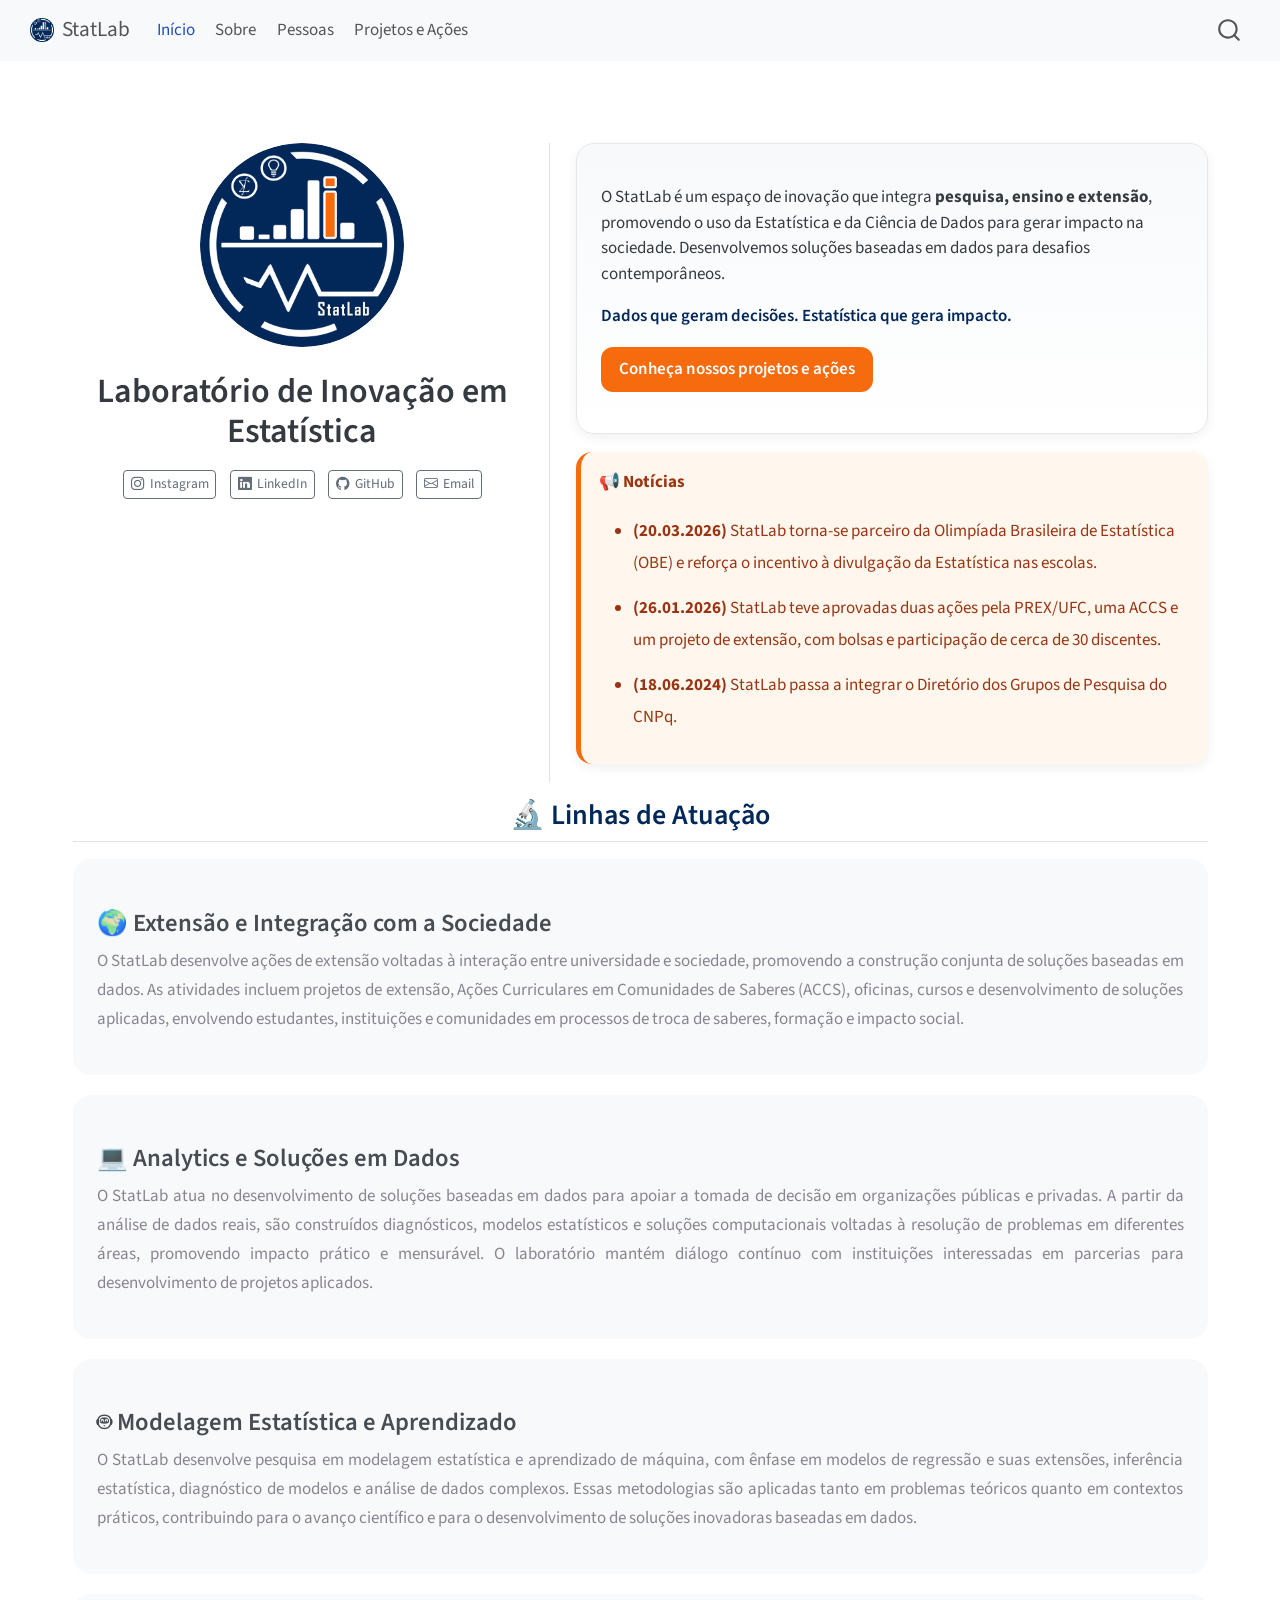
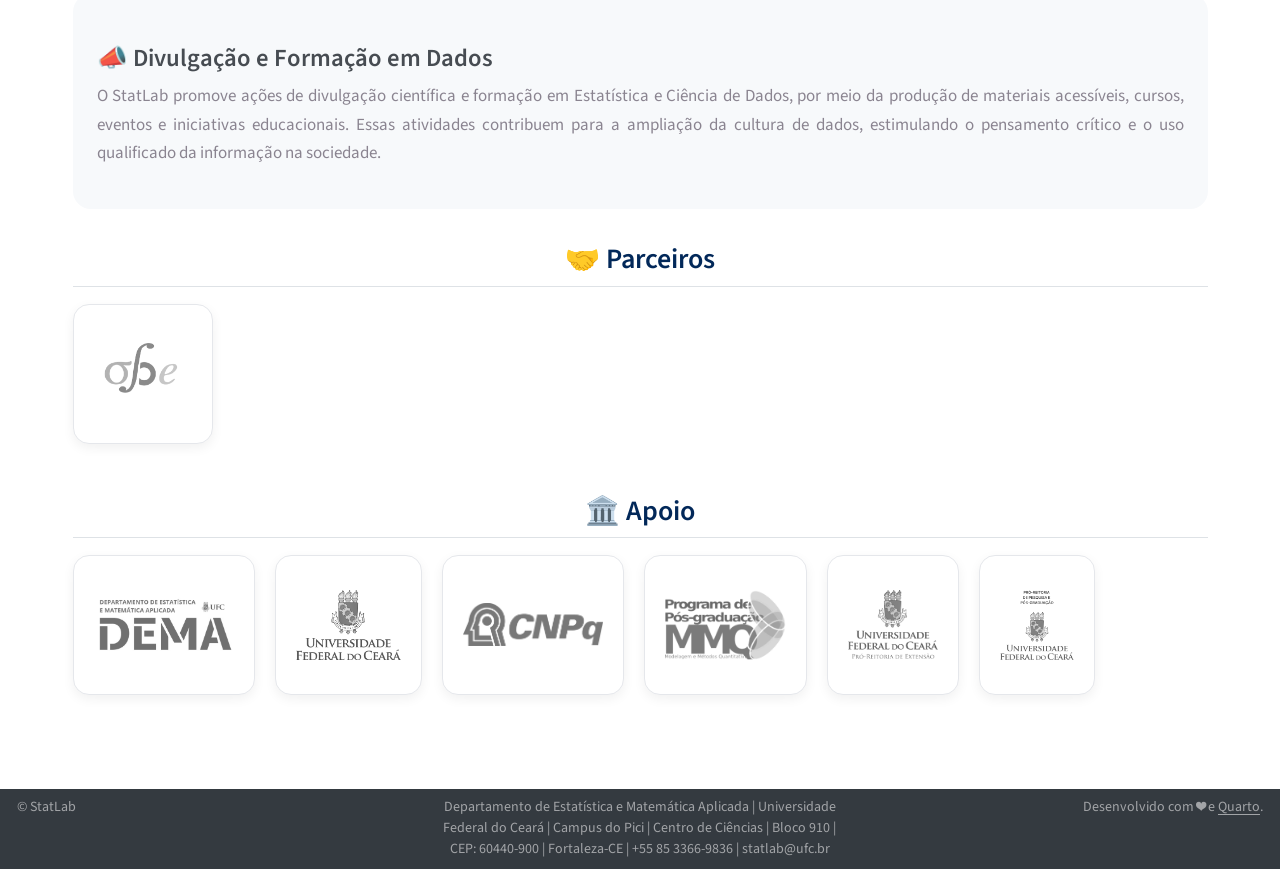
<file: docs/index.html>
<!DOCTYPE html>
<html xmlns="http://www.w3.org/1999/xhtml" lang="pt" xml:lang="pt"><head>

<meta charset="utf-8">
<meta name="generator" content="quarto-1.8.24">

<meta name="viewport" content="width=device-width, initial-scale=1.0, user-scalable=yes">


<title>Laboratório de Inovação em Estatística – StatLab</title>
<style>
code{white-space: pre-wrap;}
span.smallcaps{font-variant: small-caps;}
div.columns{display: flex; gap: min(4vw, 1.5em);}
div.column{flex: auto; overflow-x: auto;}
div.hanging-indent{margin-left: 1.5em; text-indent: -1.5em;}
ul.task-list{list-style: none;}
ul.task-list li input[type="checkbox"] {
  width: 0.8em;
  margin: 0 0.8em 0.2em -1em; /* quarto-specific, see https://github.com/quarto-dev/quarto-cli/issues/4556 */ 
  vertical-align: middle;
}
</style>


<script src="site_libs/quarto-nav/quarto-nav.js"></script>
<script src="site_libs/quarto-nav/headroom.min.js"></script>
<script src="site_libs/clipboard/clipboard.min.js"></script>
<script src="site_libs/quarto-search/autocomplete.umd.js"></script>
<script src="site_libs/quarto-search/fuse.min.js"></script>
<script src="site_libs/quarto-search/quarto-search.js"></script>
<meta name="quarto:offset" content="./">
<link href="./StatLab_oficial.png" rel="icon" type="image/png">
<script src="site_libs/quarto-html/quarto.js" type="module"></script>
<script src="site_libs/quarto-html/tabsets/tabsets.js" type="module"></script>
<script src="site_libs/quarto-html/axe/axe-check.js" type="module"></script>
<script src="site_libs/quarto-html/popper.min.js"></script>
<script src="site_libs/quarto-html/tippy.umd.min.js"></script>
<link href="site_libs/quarto-html/tippy.css" rel="stylesheet">
<link href="site_libs/quarto-html/quarto-syntax-highlighting-dc55a5b9e770e841cd82e46aadbfb9b0.css" rel="stylesheet" id="quarto-text-highlighting-styles">
<script src="site_libs/bootstrap/bootstrap.min.js"></script>
<link href="site_libs/bootstrap/bootstrap-icons.css" rel="stylesheet">
<link href="site_libs/bootstrap/bootstrap-e33620c5d4aaaa432088cc7e452d7606.min.css" rel="stylesheet" append-hash="true" id="quarto-bootstrap" data-mode="light">
<script id="quarto-search-options" type="application/json">{
  "location": "navbar",
  "copy-button": false,
  "collapse-after": 3,
  "panel-placement": "end",
  "type": "overlay",
  "limit": 50,
  "keyboard-shortcut": [
    "f",
    "/",
    "s"
  ],
  "show-item-context": false,
  "language": {
    "search-no-results-text": "Nenhum resultado",
    "search-matching-documents-text": "documentos correspondentes",
    "search-copy-link-title": "Copiar link para a busca",
    "search-hide-matches-text": "Esconder correspondências adicionais",
    "search-more-match-text": "mais correspondência neste documento",
    "search-more-matches-text": "mais correspondências neste documento",
    "search-clear-button-title": "Limpar",
    "search-text-placeholder": "",
    "search-detached-cancel-button-title": "Cancelar",
    "search-submit-button-title": "Enviar",
    "search-label": "Procurar"
  }
}</script>


<link rel="stylesheet" href="styles.css">
</head>

<body class="nav-fixed quarto-light">

<div id="quarto-search-results"></div>
  <header id="quarto-header" class="headroom fixed-top">
    <nav class="navbar navbar-expand-lg " data-bs-theme="dark">
      <div class="navbar-container container-fluid">
      <div class="navbar-brand-container mx-auto">
    <a href="./index.html" class="navbar-brand navbar-brand-logo">
    <img src="./StatLab_oficial.png" alt="StatLab" class="navbar-logo light-content">
    <img src="./StatLab_oficial.png" alt="StatLab" class="navbar-logo dark-content">
    </a>
    <a class="navbar-brand" href="./index.html">
    <span class="navbar-title">StatLab</span>
    </a>
  </div>
            <div id="quarto-search" class="" title="Procurar"></div>
          <button class="navbar-toggler" type="button" data-bs-toggle="collapse" data-bs-target="#navbarCollapse" aria-controls="navbarCollapse" role="menu" aria-expanded="false" aria-label="Alternar de navegação" onclick="if (window.quartoToggleHeadroom) { window.quartoToggleHeadroom(); }">
  <span class="navbar-toggler-icon"></span>
</button>
          <div class="collapse navbar-collapse" id="navbarCollapse">
            <ul class="navbar-nav navbar-nav-scroll me-auto">
  <li class="nav-item">
    <a class="nav-link active" href="./index.html" aria-current="page"> 
<span class="menu-text">Início</span></a>
  </li>  
  <li class="nav-item">
    <a class="nav-link" href="./sobre/"> 
<span class="menu-text">Sobre</span></a>
  </li>  
  <li class="nav-item">
    <a class="nav-link" href="./pessoas/"> 
<span class="menu-text">Pessoas</span></a>
  </li>  
  <li class="nav-item">
    <a class="nav-link" href="./projects/"> 
<span class="menu-text">Projetos e Ações</span></a>
  </li>  
</ul>
          </div> <!-- /navcollapse -->
            <div class="quarto-navbar-tools">
</div>
      </div> <!-- /container-fluid -->
    </nav>
</header>
<!-- content -->
<div id="quarto-content" class="quarto-container page-columns page-rows-contents page-layout-full page-navbar">
<!-- sidebar -->
<!-- margin-sidebar -->
    
<!-- main -->
<main class="content column-page" id="quarto-document-content">




<div class="quarto-about-trestles column-page">
  <div class="about-entity">
    <img src="StatLab_oficial.png" class="about-image
  round " style="height: 12em; width: 12em;">
<header id="title-block-header" class="quarto-title-block default">
<div class="quarto-title">
<h1 class="title">Laboratório de Inovação em Estatística</h1>
</div>
<div class="quarto-title-meta column-page">
  </div>
</header>
    <div class="about-links">
  <a href="https://www.instagram.com/statlab_oficial/" class="about-link" rel="" target="">
    <i class="bi bi-instagram"></i>
     <span class="about-link-text">Instagram</span>
  </a>
  <a href="https://www.linkedin.com/in/laboratório-de-inovação-em-estatística-e-ciência-de-dados-statlab-ab653330b" class="about-link" rel="" target="">
    <i class="bi bi-linkedin"></i>
     <span class="about-link-text">LinkedIn</span>
  </a>
  <a href="https://github.com/statlab-oficial/" class="about-link" rel="" target="">
    <i class="bi bi-github"></i>
     <span class="about-link-text">GitHub</span>
  </a>
  <a href="mailto:statlab@ufc.br" class="about-link" rel="" target="">
    <i class="bi bi-envelope"></i>
     <span class="about-link-text">Email</span>
  </a>
</div>
  </div>
  <div class="about-contents"><div id="hero">
<div class="bloco-destaque">
<p class="lead" id="para2">
</p><p>O StatLab é um espaço de inovação que integra <strong>pesquisa, ensino e extensão</strong>, promovendo o uso da Estatística e da Ciência de Dados para gerar impacto na sociedade. Desenvolvemos soluções baseadas em dados para desafios contemporâneos.</p>
<p></p>
<p style="margin-top:10px; font-weight:600; color:#022859;">
Dados que geram decisões. Estatística que gera impacto.
</p>
<p><a href="./projects/" class="botao-statlab">Conheça nossos projetos e ações</a></p>
</div>
<div class="aviso-destaque">
<p><strong>📢 Notícias</strong></p>
<ul>
<li><p><strong>(20.03.2026)</strong> StatLab torna-se parceiro da Olimpíada Brasileira de Estatística (OBE) e reforça o incentivo à divulgação da Estatística nas escolas.</p></li>
<li><p><strong>(26.01.2026)</strong> StatLab teve aprovadas duas ações pela PREX/UFC, uma ACCS e um projeto de extensão, com bolsas e participação de cerca de 30 discentes.</p></li>
<li><p><strong>(18.06.2024)</strong> StatLab passa a integrar o Diretório dos Grupos de Pesquisa do CNPq.</p></li>
</ul>
</div>
</div></div>
</div>

<section id="linhas-de-atuação" class="level2 test">
<h2 class="test" data-anchor-id="linhas-de-atuação">🔬 Linhas de Atuação</h2>
<div class="grid">
<div class="g-col-12 g-col-md-6">
<section id="extensão-e-integração-com-a-sociedade" class="level3 bloco-claro">
<h3 data-anchor-id="extensão-e-integração-com-a-sociedade">🌍 Extensão e Integração com a Sociedade</h3>
<p id="para1">
O StatLab desenvolve ações de extensão voltadas à interação entre universidade e sociedade, promovendo a construção conjunta de soluções baseadas em dados. As atividades incluem projetos de extensão, Ações Curriculares em Comunidades de Saberes (ACCS), oficinas, cursos e desenvolvimento de soluções aplicadas, envolvendo estudantes, instituições e comunidades em processos de troca de saberes, formação e impacto social.
</p>
</section>
</div>
<div class="g-col-12 g-col-md-6">
<section id="analytics-e-soluções-em-dados" class="level3 bloco-claro">
<h3 data-anchor-id="analytics-e-soluções-em-dados">💻 Analytics e Soluções em Dados</h3>
<p id="para1">
O StatLab atua no desenvolvimento de soluções baseadas em dados para apoiar a tomada de decisão em organizações públicas e privadas. A partir da análise de dados reais, são construídos diagnósticos, modelos estatísticos e soluções computacionais voltadas à resolução de problemas em diferentes áreas, promovendo impacto prático e mensurável. O laboratório mantém diálogo contínuo com instituições interessadas em parcerias para desenvolvimento de projetos aplicados.
</p>
</section>
</div>
<div class="g-col-12 g-col-md-6">
<section id="modelagem-estatística-e-aprendizado" class="level3 bloco-claro">
<h3 data-anchor-id="modelagem-estatística-e-aprendizado">🤖 Modelagem Estatística e Aprendizado</h3>
<p id="para1">
O StatLab desenvolve pesquisa em modelagem estatística e aprendizado de máquina, com ênfase em modelos de regressão e suas extensões, inferência estatística, diagnóstico de modelos e análise de dados complexos. Essas metodologias são aplicadas tanto em problemas teóricos quanto em contextos práticos, contribuindo para o avanço científico e para o desenvolvimento de soluções inovadoras baseadas em dados.
</p>
</section>
</div>
<div class="g-col-12 g-col-md-6">
<section id="divulgação-e-formação-em-dados" class="level3 bloco-claro">
<h3 data-anchor-id="divulgação-e-formação-em-dados">📣 Divulgação e Formação em Dados</h3>
<p id="para1">
O StatLab promove ações de divulgação científica e formação em Estatística e Ciência de Dados, por meio da produção de materiais acessíveis, cursos, eventos e iniciativas educacionais. Essas atividades contribuem para a ampliação da cultura de dados, estimulando o pensamento crítico e o uso qualificado da informação na sociedade.
</p>
</section>
</div>
</div>
</section>
<section id="parceiros" class="level2 test">
<h2 class="test" data-anchor-id="parceiros">🤝 Parceiros</h2>
<div class="grid">
<div class="g-col-6 g-col-md-4">
<p><a href="https://obe.icmc.usp.br/" target="_blank" class="apoio-card"> <img src="logo_escrito.png" class="img-fluid"> </a></p>
</div>
</div>
</section>
<section id="apoio" class="level2 test">
<h2 class="test" data-anchor-id="apoio">🏛️ Apoio</h2>
<div class="grid">
<div class="g-col-6 g-col-md-4">
<p><a href="https://dema.ufc.br/pt/" target="_blank" class="apoio-card"> <img src="DEMA.jpg" class="img-fluid"> </a></p>
</div>
<div class="g-col-6 g-col-md-4">
<p><a href="https://www.ufc.br" target="_blank" class="apoio-card"> <img src="logoufc.png" class="img-fluid"> </a></p>
</div>
<div class="g-col-6 g-col-md-4">
<p><a href="https://www.gov.br/cnpq/pt-br" target="_blank" class="apoio-card"> <img src="CNPq.png" class="img-fluid"> </a></p>
</div>
<div class="g-col-6 g-col-md-4">
<p><a href="https://mmq.ufc.br/pt/" target="_blank" class="apoio-card"> <img src="MMQ.png" class="img-fluid"> </a></p>
</div>
<div class="g-col-6 g-col-md-4">
<p><a href="https://prex.ufc.br/pt/" target="_blank" class="apoio-card"> <img src="logo1prex.png" class="img-fluid"> </a></p>
</div>
<div class="g-col-6 g-col-md-4">
<p><a href="https://prppg.ufc.br/pt/" target="_blank" class="apoio-card"> <img src="prpg.png" class="img-fluid"> </a></p>
</div>
</div>



</section>

<script data-goatcounter="https://statlab.goatcounter.com/count" async="" src="//gc.zgo.at/count.js"></script></main> <!-- /main -->
<script id="quarto-html-after-body" type="application/javascript">
  window.document.addEventListener("DOMContentLoaded", function (event) {
    const isCodeAnnotation = (el) => {
      for (const clz of el.classList) {
        if (clz.startsWith('code-annotation-')) {                     
          return true;
        }
      }
      return false;
    }
    const onCopySuccess = function(e) {
      // button target
      const button = e.trigger;
      // don't keep focus
      button.blur();
      // flash "checked"
      button.classList.add('code-copy-button-checked');
      var currentTitle = button.getAttribute("title");
      button.setAttribute("title", "Copiada");
      let tooltip;
      if (window.bootstrap) {
        button.setAttribute("data-bs-toggle", "tooltip");
        button.setAttribute("data-bs-placement", "left");
        button.setAttribute("data-bs-title", "Copiada");
        tooltip = new bootstrap.Tooltip(button, 
          { trigger: "manual", 
            customClass: "code-copy-button-tooltip",
            offset: [0, -8]});
        tooltip.show();    
      }
      setTimeout(function() {
        if (tooltip) {
          tooltip.hide();
          button.removeAttribute("data-bs-title");
          button.removeAttribute("data-bs-toggle");
          button.removeAttribute("data-bs-placement");
        }
        button.setAttribute("title", currentTitle);
        button.classList.remove('code-copy-button-checked');
      }, 1000);
      // clear code selection
      e.clearSelection();
    }
    const getTextToCopy = function(trigger) {
      const outerScaffold = trigger.parentElement.cloneNode(true);
      const codeEl = outerScaffold.querySelector('code');
      for (const childEl of codeEl.children) {
        if (isCodeAnnotation(childEl)) {
          childEl.remove();
        }
      }
      return codeEl.innerText;
    }
    const clipboard = new window.ClipboardJS('.code-copy-button:not([data-in-quarto-modal])', {
      text: getTextToCopy
    });
    clipboard.on('success', onCopySuccess);
    if (window.document.getElementById('quarto-embedded-source-code-modal')) {
      const clipboardModal = new window.ClipboardJS('.code-copy-button[data-in-quarto-modal]', {
        text: getTextToCopy,
        container: window.document.getElementById('quarto-embedded-source-code-modal')
      });
      clipboardModal.on('success', onCopySuccess);
    }
      var localhostRegex = new RegExp(/^(?:http|https):\/\/localhost\:?[0-9]*\//);
      var mailtoRegex = new RegExp(/^mailto:/);
        var filterRegex = new RegExp('/' + window.location.host + '/');
      var isInternal = (href) => {
          return filterRegex.test(href) || localhostRegex.test(href) || mailtoRegex.test(href);
      }
      // Inspect non-navigation links and adorn them if external
     var links = window.document.querySelectorAll('a[href]:not(.nav-link):not(.navbar-brand):not(.toc-action):not(.sidebar-link):not(.sidebar-item-toggle):not(.pagination-link):not(.no-external):not([aria-hidden]):not(.dropdown-item):not(.quarto-navigation-tool):not(.about-link)');
      for (var i=0; i<links.length; i++) {
        const link = links[i];
        if (!isInternal(link.href)) {
          // undo the damage that might have been done by quarto-nav.js in the case of
          // links that we want to consider external
          if (link.dataset.originalHref !== undefined) {
            link.href = link.dataset.originalHref;
          }
        }
      }
    function tippyHover(el, contentFn, onTriggerFn, onUntriggerFn) {
      const config = {
        allowHTML: true,
        maxWidth: 500,
        delay: 100,
        arrow: false,
        appendTo: function(el) {
            return el.parentElement;
        },
        interactive: true,
        interactiveBorder: 10,
        theme: 'quarto',
        placement: 'bottom-start',
      };
      if (contentFn) {
        config.content = contentFn;
      }
      if (onTriggerFn) {
        config.onTrigger = onTriggerFn;
      }
      if (onUntriggerFn) {
        config.onUntrigger = onUntriggerFn;
      }
      window.tippy(el, config); 
    }
    const noterefs = window.document.querySelectorAll('a[role="doc-noteref"]');
    for (var i=0; i<noterefs.length; i++) {
      const ref = noterefs[i];
      tippyHover(ref, function() {
        // use id or data attribute instead here
        let href = ref.getAttribute('data-footnote-href') || ref.getAttribute('href');
        try { href = new URL(href).hash; } catch {}
        const id = href.replace(/^#\/?/, "");
        const note = window.document.getElementById(id);
        if (note) {
          return note.innerHTML;
        } else {
          return "";
        }
      });
    }
    const xrefs = window.document.querySelectorAll('a.quarto-xref');
    const processXRef = (id, note) => {
      // Strip column container classes
      const stripColumnClz = (el) => {
        el.classList.remove("page-full", "page-columns");
        if (el.children) {
          for (const child of el.children) {
            stripColumnClz(child);
          }
        }
      }
      stripColumnClz(note)
      if (id === null || id.startsWith('sec-')) {
        // Special case sections, only their first couple elements
        const container = document.createElement("div");
        if (note.children && note.children.length > 2) {
          container.appendChild(note.children[0].cloneNode(true));
          for (let i = 1; i < note.children.length; i++) {
            const child = note.children[i];
            if (child.tagName === "P" && child.innerText === "") {
              continue;
            } else {
              container.appendChild(child.cloneNode(true));
              break;
            }
          }
          if (window.Quarto?.typesetMath) {
            window.Quarto.typesetMath(container);
          }
          return container.innerHTML
        } else {
          if (window.Quarto?.typesetMath) {
            window.Quarto.typesetMath(note);
          }
          return note.innerHTML;
        }
      } else {
        // Remove any anchor links if they are present
        const anchorLink = note.querySelector('a.anchorjs-link');
        if (anchorLink) {
          anchorLink.remove();
        }
        if (window.Quarto?.typesetMath) {
          window.Quarto.typesetMath(note);
        }
        if (note.classList.contains("callout")) {
          return note.outerHTML;
        } else {
          return note.innerHTML;
        }
      }
    }
    for (var i=0; i<xrefs.length; i++) {
      const xref = xrefs[i];
      tippyHover(xref, undefined, function(instance) {
        instance.disable();
        let url = xref.getAttribute('href');
        let hash = undefined; 
        if (url.startsWith('#')) {
          hash = url;
        } else {
          try { hash = new URL(url).hash; } catch {}
        }
        if (hash) {
          const id = hash.replace(/^#\/?/, "");
          const note = window.document.getElementById(id);
          if (note !== null) {
            try {
              const html = processXRef(id, note.cloneNode(true));
              instance.setContent(html);
            } finally {
              instance.enable();
              instance.show();
            }
          } else {
            // See if we can fetch this
            fetch(url.split('#')[0])
            .then(res => res.text())
            .then(html => {
              const parser = new DOMParser();
              const htmlDoc = parser.parseFromString(html, "text/html");
              const note = htmlDoc.getElementById(id);
              if (note !== null) {
                const html = processXRef(id, note);
                instance.setContent(html);
              } 
            }).finally(() => {
              instance.enable();
              instance.show();
            });
          }
        } else {
          // See if we can fetch a full url (with no hash to target)
          // This is a special case and we should probably do some content thinning / targeting
          fetch(url)
          .then(res => res.text())
          .then(html => {
            const parser = new DOMParser();
            const htmlDoc = parser.parseFromString(html, "text/html");
            const note = htmlDoc.querySelector('main.content');
            if (note !== null) {
              // This should only happen for chapter cross references
              // (since there is no id in the URL)
              // remove the first header
              if (note.children.length > 0 && note.children[0].tagName === "HEADER") {
                note.children[0].remove();
              }
              const html = processXRef(null, note);
              instance.setContent(html);
            } 
          }).finally(() => {
            instance.enable();
            instance.show();
          });
        }
      }, function(instance) {
      });
    }
        let selectedAnnoteEl;
        const selectorForAnnotation = ( cell, annotation) => {
          let cellAttr = 'data-code-cell="' + cell + '"';
          let lineAttr = 'data-code-annotation="' +  annotation + '"';
          const selector = 'span[' + cellAttr + '][' + lineAttr + ']';
          return selector;
        }
        const selectCodeLines = (annoteEl) => {
          const doc = window.document;
          const targetCell = annoteEl.getAttribute("data-target-cell");
          const targetAnnotation = annoteEl.getAttribute("data-target-annotation");
          const annoteSpan = window.document.querySelector(selectorForAnnotation(targetCell, targetAnnotation));
          const lines = annoteSpan.getAttribute("data-code-lines").split(",");
          const lineIds = lines.map((line) => {
            return targetCell + "-" + line;
          })
          let top = null;
          let height = null;
          let parent = null;
          if (lineIds.length > 0) {
              //compute the position of the single el (top and bottom and make a div)
              const el = window.document.getElementById(lineIds[0]);
              top = el.offsetTop;
              height = el.offsetHeight;
              parent = el.parentElement.parentElement;
            if (lineIds.length > 1) {
              const lastEl = window.document.getElementById(lineIds[lineIds.length - 1]);
              const bottom = lastEl.offsetTop + lastEl.offsetHeight;
              height = bottom - top;
            }
            if (top !== null && height !== null && parent !== null) {
              // cook up a div (if necessary) and position it 
              let div = window.document.getElementById("code-annotation-line-highlight");
              if (div === null) {
                div = window.document.createElement("div");
                div.setAttribute("id", "code-annotation-line-highlight");
                div.style.position = 'absolute';
                parent.appendChild(div);
              }
              div.style.top = top - 2 + "px";
              div.style.height = height + 4 + "px";
              div.style.left = 0;
              let gutterDiv = window.document.getElementById("code-annotation-line-highlight-gutter");
              if (gutterDiv === null) {
                gutterDiv = window.document.createElement("div");
                gutterDiv.setAttribute("id", "code-annotation-line-highlight-gutter");
                gutterDiv.style.position = 'absolute';
                const codeCell = window.document.getElementById(targetCell);
                const gutter = codeCell.querySelector('.code-annotation-gutter');
                gutter.appendChild(gutterDiv);
              }
              gutterDiv.style.top = top - 2 + "px";
              gutterDiv.style.height = height + 4 + "px";
            }
            selectedAnnoteEl = annoteEl;
          }
        };
        const unselectCodeLines = () => {
          const elementsIds = ["code-annotation-line-highlight", "code-annotation-line-highlight-gutter"];
          elementsIds.forEach((elId) => {
            const div = window.document.getElementById(elId);
            if (div) {
              div.remove();
            }
          });
          selectedAnnoteEl = undefined;
        };
          // Handle positioning of the toggle
      window.addEventListener(
        "resize",
        throttle(() => {
          elRect = undefined;
          if (selectedAnnoteEl) {
            selectCodeLines(selectedAnnoteEl);
          }
        }, 10)
      );
      function throttle(fn, ms) {
      let throttle = false;
      let timer;
        return (...args) => {
          if(!throttle) { // first call gets through
              fn.apply(this, args);
              throttle = true;
          } else { // all the others get throttled
              if(timer) clearTimeout(timer); // cancel #2
              timer = setTimeout(() => {
                fn.apply(this, args);
                timer = throttle = false;
              }, ms);
          }
        };
      }
        // Attach click handler to the DT
        const annoteDls = window.document.querySelectorAll('dt[data-target-cell]');
        for (const annoteDlNode of annoteDls) {
          annoteDlNode.addEventListener('click', (event) => {
            const clickedEl = event.target;
            if (clickedEl !== selectedAnnoteEl) {
              unselectCodeLines();
              const activeEl = window.document.querySelector('dt[data-target-cell].code-annotation-active');
              if (activeEl) {
                activeEl.classList.remove('code-annotation-active');
              }
              selectCodeLines(clickedEl);
              clickedEl.classList.add('code-annotation-active');
            } else {
              // Unselect the line
              unselectCodeLines();
              clickedEl.classList.remove('code-annotation-active');
            }
          });
        }
    const findCites = (el) => {
      const parentEl = el.parentElement;
      if (parentEl) {
        const cites = parentEl.dataset.cites;
        if (cites) {
          return {
            el,
            cites: cites.split(' ')
          };
        } else {
          return findCites(el.parentElement)
        }
      } else {
        return undefined;
      }
    };
    var bibliorefs = window.document.querySelectorAll('a[role="doc-biblioref"]');
    for (var i=0; i<bibliorefs.length; i++) {
      const ref = bibliorefs[i];
      const citeInfo = findCites(ref);
      if (citeInfo) {
        tippyHover(citeInfo.el, function() {
          var popup = window.document.createElement('div');
          citeInfo.cites.forEach(function(cite) {
            var citeDiv = window.document.createElement('div');
            citeDiv.classList.add('hanging-indent');
            citeDiv.classList.add('csl-entry');
            var biblioDiv = window.document.getElementById('ref-' + cite);
            if (biblioDiv) {
              citeDiv.innerHTML = biblioDiv.innerHTML;
            }
            popup.appendChild(citeDiv);
          });
          return popup.innerHTML;
        });
      }
    }
  });
  </script>
</div> <!-- /content -->
<footer class="footer">
  <div class="nav-footer">
    <div class="nav-footer-left">
<p>© StatLab</p>
</div>   
    <div class="nav-footer-center">
<p>Departamento de Estatística e Matemática Aplicada | Universidade Federal do Ceará | Campus do Pici | Centro de Ciências | Bloco 910 | CEP: 60440-900 | Fortaleza-CE | +55 85 3366-9836 | statlab@ufc.br</p>
</div>
    <div class="nav-footer-right">
<p>Desenvolvido com ❤️ e <a href="https://quarto.org/">Quarto</a>.</p>
</div>
  </div>
</footer>




</body></html>
</file>
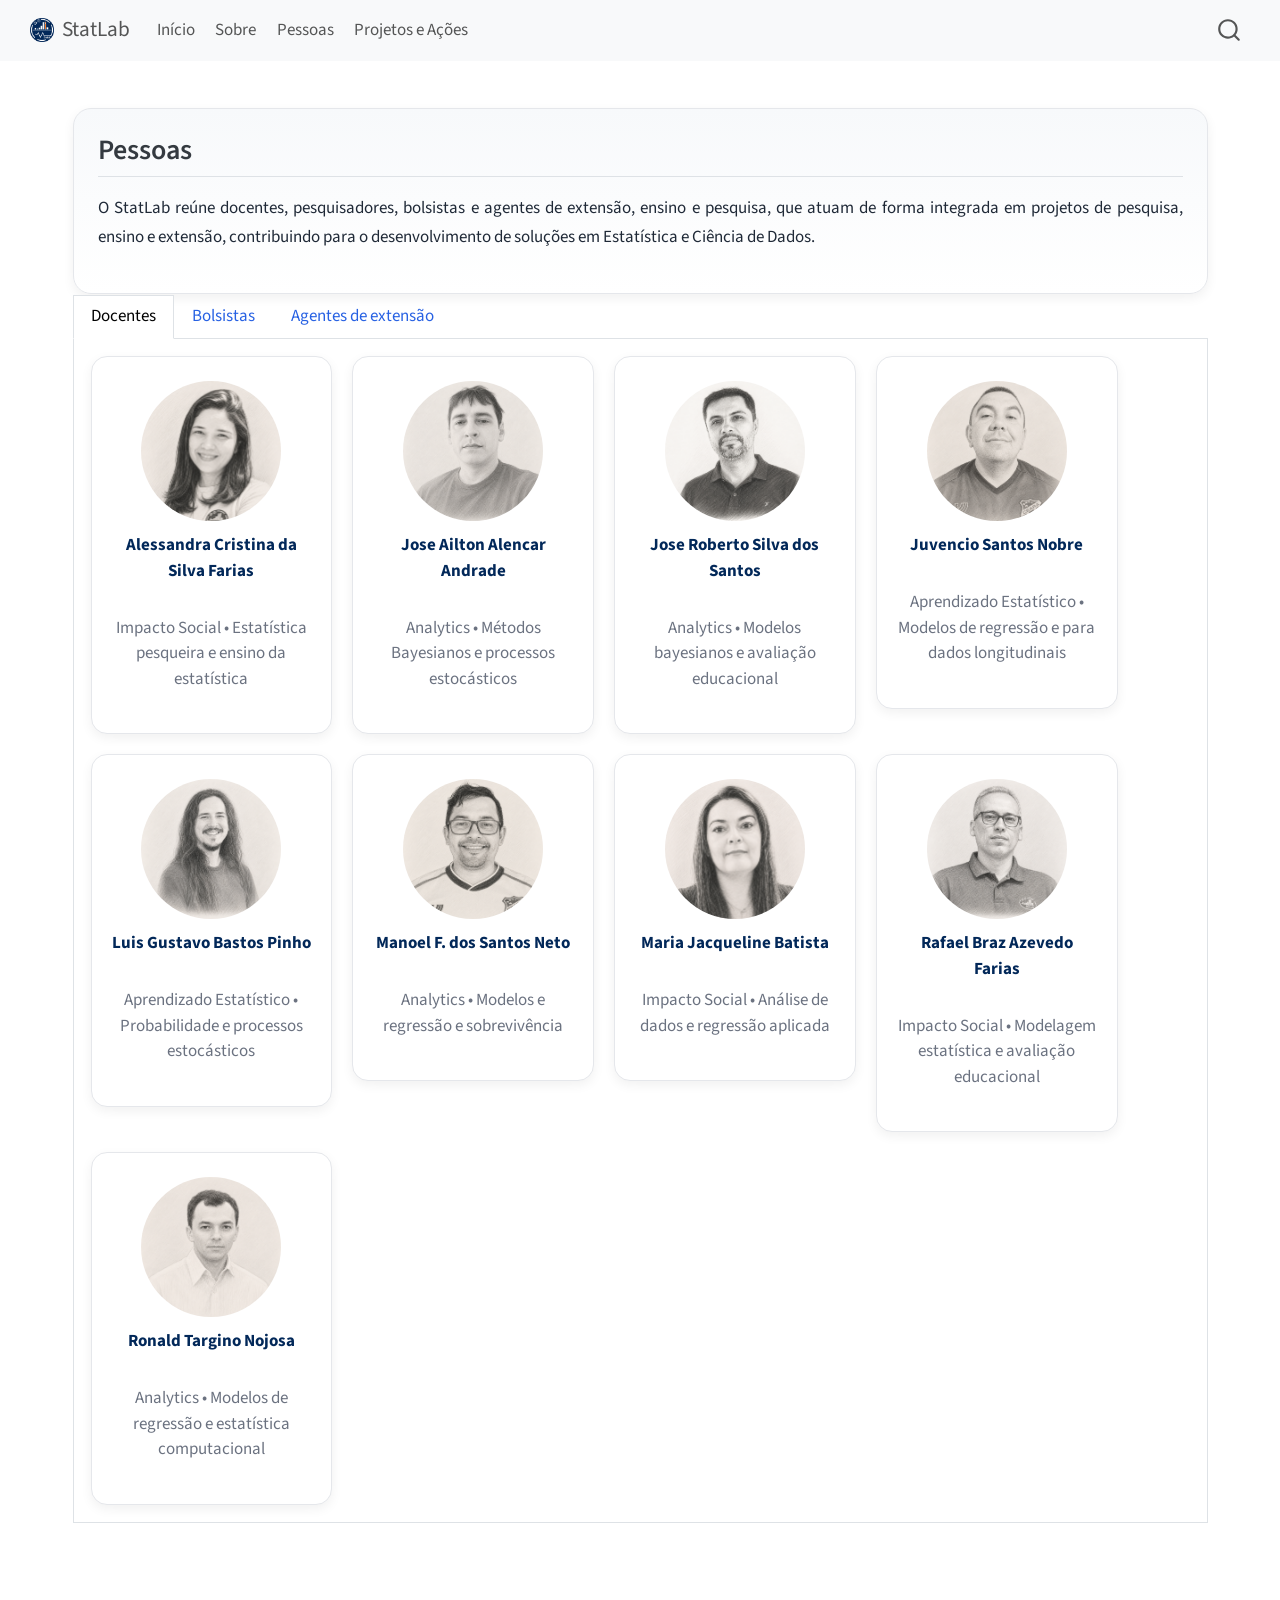
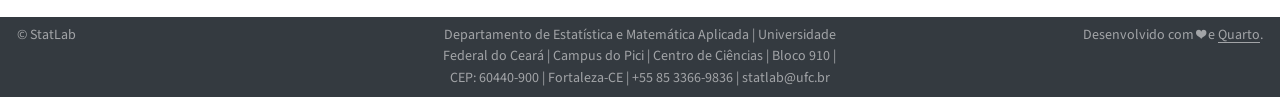
<file: docs/pessoas/index.html>
<!DOCTYPE html>
<html xmlns="http://www.w3.org/1999/xhtml" lang="pt" xml:lang="pt"><head>

<meta charset="utf-8">
<meta name="generator" content="quarto-1.8.24">

<meta name="viewport" content="width=device-width, initial-scale=1.0, user-scalable=yes">


<title>index – StatLab</title>
<style>
code{white-space: pre-wrap;}
span.smallcaps{font-variant: small-caps;}
div.columns{display: flex; gap: min(4vw, 1.5em);}
div.column{flex: auto; overflow-x: auto;}
div.hanging-indent{margin-left: 1.5em; text-indent: -1.5em;}
ul.task-list{list-style: none;}
ul.task-list li input[type="checkbox"] {
  width: 0.8em;
  margin: 0 0.8em 0.2em -1em; /* quarto-specific, see https://github.com/quarto-dev/quarto-cli/issues/4556 */ 
  vertical-align: middle;
}
</style>


<script src="../site_libs/quarto-nav/quarto-nav.js"></script>
<script src="../site_libs/quarto-nav/headroom.min.js"></script>
<script src="../site_libs/clipboard/clipboard.min.js"></script>
<script src="../site_libs/quarto-search/autocomplete.umd.js"></script>
<script src="../site_libs/quarto-search/fuse.min.js"></script>
<script src="../site_libs/quarto-search/quarto-search.js"></script>
<meta name="quarto:offset" content="../">
<link href="../StatLab_oficial.png" rel="icon" type="image/png">
<script src="../site_libs/quarto-html/quarto.js" type="module"></script>
<script src="../site_libs/quarto-html/tabsets/tabsets.js" type="module"></script>
<script src="../site_libs/quarto-html/axe/axe-check.js" type="module"></script>
<script src="../site_libs/quarto-html/popper.min.js"></script>
<script src="../site_libs/quarto-html/tippy.umd.min.js"></script>
<script src="../site_libs/quarto-html/anchor.min.js"></script>
<link href="../site_libs/quarto-html/tippy.css" rel="stylesheet">
<link href="../site_libs/quarto-html/quarto-syntax-highlighting-dc55a5b9e770e841cd82e46aadbfb9b0.css" rel="stylesheet" id="quarto-text-highlighting-styles">
<script src="../site_libs/bootstrap/bootstrap.min.js"></script>
<link href="../site_libs/bootstrap/bootstrap-icons.css" rel="stylesheet">
<link href="../site_libs/bootstrap/bootstrap-e33620c5d4aaaa432088cc7e452d7606.min.css" rel="stylesheet" append-hash="true" id="quarto-bootstrap" data-mode="light">
<script id="quarto-search-options" type="application/json">{
  "location": "navbar",
  "copy-button": false,
  "collapse-after": 3,
  "panel-placement": "end",
  "type": "overlay",
  "limit": 50,
  "keyboard-shortcut": [
    "f",
    "/",
    "s"
  ],
  "show-item-context": false,
  "language": {
    "search-no-results-text": "Nenhum resultado",
    "search-matching-documents-text": "documentos correspondentes",
    "search-copy-link-title": "Copiar link para a busca",
    "search-hide-matches-text": "Esconder correspondências adicionais",
    "search-more-match-text": "mais correspondência neste documento",
    "search-more-matches-text": "mais correspondências neste documento",
    "search-clear-button-title": "Limpar",
    "search-text-placeholder": "",
    "search-detached-cancel-button-title": "Cancelar",
    "search-submit-button-title": "Enviar",
    "search-label": "Procurar"
  }
}</script>


<link rel="stylesheet" href="../styles.css">
</head>

<body class="nav-fixed quarto-light">

<div id="quarto-search-results"></div>
  <header id="quarto-header" class="headroom fixed-top">
    <nav class="navbar navbar-expand-lg " data-bs-theme="dark">
      <div class="navbar-container container-fluid">
      <div class="navbar-brand-container mx-auto">
    <a href="../index.html" class="navbar-brand navbar-brand-logo">
    <img src="../StatLab_oficial.png" alt="StatLab" class="navbar-logo light-content">
    <img src="../StatLab_oficial.png" alt="StatLab" class="navbar-logo dark-content">
    </a>
    <a class="navbar-brand" href="../index.html">
    <span class="navbar-title">StatLab</span>
    </a>
  </div>
            <div id="quarto-search" class="" title="Procurar"></div>
          <button class="navbar-toggler" type="button" data-bs-toggle="collapse" data-bs-target="#navbarCollapse" aria-controls="navbarCollapse" role="menu" aria-expanded="false" aria-label="Alternar de navegação" onclick="if (window.quartoToggleHeadroom) { window.quartoToggleHeadroom(); }">
  <span class="navbar-toggler-icon"></span>
</button>
          <div class="collapse navbar-collapse" id="navbarCollapse">
            <ul class="navbar-nav navbar-nav-scroll me-auto">
  <li class="nav-item">
    <a class="nav-link" href="../index.html"> 
<span class="menu-text">Início</span></a>
  </li>  
  <li class="nav-item">
    <a class="nav-link" href="../sobre/"> 
<span class="menu-text">Sobre</span></a>
  </li>  
  <li class="nav-item">
    <a class="nav-link" href="../pessoas/"> 
<span class="menu-text">Pessoas</span></a>
  </li>  
  <li class="nav-item">
    <a class="nav-link" href="../projects/"> 
<span class="menu-text">Projetos e Ações</span></a>
  </li>  
</ul>
          </div> <!-- /navcollapse -->
            <div class="quarto-navbar-tools">
</div>
      </div> <!-- /container-fluid -->
    </nav>
</header>
<!-- content -->
<div id="quarto-content" class="quarto-container page-columns page-rows-contents page-layout-full page-navbar">
<!-- sidebar -->
<!-- margin-sidebar -->
    
<!-- main -->
<main class="content column-page" id="quarto-document-content"><header id="title-block-header" class="quarto-title-block"></header>




<section id="pessoas" class="level2 bloco-destaque">
<h2 class="anchored" data-anchor-id="pessoas">Pessoas</h2>
<p id="para2">
O StatLab reúne docentes, pesquisadores, bolsistas e agentes de extensão, ensino e pesquisa, que atuam de forma integrada em projetos de pesquisa, ensino e extensão, contribuindo para o desenvolvimento de soluções em Estatística e Ciência de Dados.
</p>
</section>
<div class="tabset-margin-container"></div><div class="panel-tabset">
<ul class="nav nav-tabs" role="tablist"><li class="nav-item" role="presentation"><a class="nav-link active" id="tabset-1-1-tab" data-bs-toggle="tab" data-bs-target="#tabset-1-1" role="tab" aria-controls="tabset-1-1" aria-selected="true" href="">Docentes</a></li><li class="nav-item" role="presentation"><a class="nav-link" id="tabset-1-2-tab" data-bs-toggle="tab" data-bs-target="#tabset-1-2" role="tab" aria-controls="tabset-1-2" aria-selected="false" href="">Bolsistas</a></li><li class="nav-item" role="presentation"><a class="nav-link" id="tabset-1-3-tab" data-bs-toggle="tab" data-bs-target="#tabset-1-3" role="tab" aria-controls="tabset-1-3" aria-selected="false" href="">Agentes de extensão</a></li></ul>
<div class="tab-content">
<div id="tabset-1-1" class="tab-pane active" role="tabpanel" aria-labelledby="tabset-1-1-tab">
<div class="grid">
<div class="g-col-3 membro-card">
<p><img src="images/Alessandra_grafite.png" class="img-fluid" style="width:100.0%"> <strong>Alessandra Cristina da Silva Farias</strong><br>
Impacto Social • Estatística pesqueira e ensino da estatística</p>
</div>
<div class="g-col-3 membro-card">
<p><img src="images/Ailton_grafite.png" class="img-fluid" style="width:100.0%"> <strong>Jose Ailton Alencar Andrade</strong><br>
Analytics • Métodos Bayesianos e processos estocásticos</p>
</div>
<div class="g-col-3 membro-card">
<p><img src="images/Roberto_grafite.png" class="img-fluid" style="width:100.0%"> <strong>Jose Roberto Silva dos Santos</strong><br>
Analytics • Modelos bayesianos e avaliação educacional</p>
</div>
<div class="g-col-3 membro-card">
<p><img src="images/Juvencio_grafite.png" class="img-fluid" style="width:100.0%"> <strong>Juvencio Santos Nobre</strong><br>
Aprendizado Estatístico • Modelos de regressão e para dados longitudinais</p>
</div>
<div class="g-col-3 membro-card">
<p><img src="images/Gustavo_grafite.png" class="img-fluid" style="width:100.0%"> <strong>Luis Gustavo Bastos Pinho</strong><br>
Aprendizado Estatístico • Probabilidade e processos estocásticos</p>
</div>
<div class="g-col-3 membro-card">
<p><img src="images/Manoel_grafite.png" class="img-fluid" style="width:100.0%"> <strong>Manoel F. dos Santos Neto</strong><br>
Analytics • Modelos e regressão e sobrevivência</p>
</div>
<div class="g-col-3 membro-card">
<p><img src="images/Jacqueline_grafite.png" class="img-fluid" style="width:100.0%"> <strong>Maria Jacqueline Batista</strong><br>
Impacto Social • Análise de dados e regressão aplicada</p>
</div>
<div class="g-col-3 membro-card">
<p><img src="images/Rafael_grafite.png" class="img-fluid" style="width:100.0%"> <strong>Rafael Braz Azevedo Farias</strong><br>
Impacto Social • Modelagem estatística e avaliação educacional</p>
</div>
<div class="g-col-3 membro-card">
<p><img src="images/Ronald_grafite.png" class="img-fluid" style="width:100.0%"> <strong>Ronald Targino Nojosa</strong><br>
Analytics • Modelos de regressão e estatística computacional</p>
</div>
</div>
</div>
<div id="tabset-1-2" class="tab-pane" role="tabpanel" aria-labelledby="tabset-1-2-tab">
<div class="grid">
<div class="g-col-3 membro-card">
<p><img src="images/fotopadrao.png" class="img-fluid" style="width:100.0%"> <strong>Nome do aluno 1</strong><br>
Bolsista • Projeto</p>
</div>
<div class="g-col-3 membro-card">
<p><img src="images/fotopadrao.png" class="img-fluid" style="width:100.0%"> <strong>Nome do aluno 2</strong><br>
Bolsista • Projeto</p>
</div>
<div class="g-col-3 membro-card">
<p><img src="images/fotopadrao.png" class="img-fluid" style="width:100.0%"> <strong>Nome do aluno 3</strong><br>
Bolsista • Projeto</p>
</div>
<div class="g-col-3 membro-card">
<p><img src="images/fotopadrao.png" class="img-fluid" style="width:100.0%"> <strong>Nome do aluno 4</strong><br>
Bolsista • Projeto</p>
</div>
</div>
</div>
<div id="tabset-1-3" class="tab-pane" role="tabpanel" aria-labelledby="tabset-1-3-tab">
<div class="grid">
<div class="g-col-3 membro-card">
<p><img src="images/fotopadrao.png" class="img-fluid" style="width:100.0%"> <strong>Nome agente 1</strong><br>
Colaborador</p>
</div>
<div class="g-col-3 membro-card">
<p><img src="images/fotopadrao.png" class="img-fluid" style="width:100.0%"> <strong>Nome agente 2</strong><br>
Agente</p>
</div>
<div class="g-col-3 membro-card">
<p><img src="images/fotopadrao.png" class="img-fluid" style="width:100.0%"> <strong>Nome agente 3</strong><br>
Agente</p>
</div>
<div class="g-col-3 membro-card">
<p><img src="images/fotopadrao.png" class="img-fluid" style="width:100.0%"> <strong>Nome agente 4</strong><br>
Agente</p>
</div>
</div>
</div>
</div>
</div>



<script data-goatcounter="https://statlab.goatcounter.com/count" async="" src="//gc.zgo.at/count.js"></script></main> <!-- /main -->
<script id="quarto-html-after-body" type="application/javascript">
  window.document.addEventListener("DOMContentLoaded", function (event) {
    const icon = "";
    const anchorJS = new window.AnchorJS();
    anchorJS.options = {
      placement: 'right',
      icon: icon
    };
    anchorJS.add('.anchored');
    const isCodeAnnotation = (el) => {
      for (const clz of el.classList) {
        if (clz.startsWith('code-annotation-')) {                     
          return true;
        }
      }
      return false;
    }
    const onCopySuccess = function(e) {
      // button target
      const button = e.trigger;
      // don't keep focus
      button.blur();
      // flash "checked"
      button.classList.add('code-copy-button-checked');
      var currentTitle = button.getAttribute("title");
      button.setAttribute("title", "Copiada");
      let tooltip;
      if (window.bootstrap) {
        button.setAttribute("data-bs-toggle", "tooltip");
        button.setAttribute("data-bs-placement", "left");
        button.setAttribute("data-bs-title", "Copiada");
        tooltip = new bootstrap.Tooltip(button, 
          { trigger: "manual", 
            customClass: "code-copy-button-tooltip",
            offset: [0, -8]});
        tooltip.show();    
      }
      setTimeout(function() {
        if (tooltip) {
          tooltip.hide();
          button.removeAttribute("data-bs-title");
          button.removeAttribute("data-bs-toggle");
          button.removeAttribute("data-bs-placement");
        }
        button.setAttribute("title", currentTitle);
        button.classList.remove('code-copy-button-checked');
      }, 1000);
      // clear code selection
      e.clearSelection();
    }
    const getTextToCopy = function(trigger) {
      const outerScaffold = trigger.parentElement.cloneNode(true);
      const codeEl = outerScaffold.querySelector('code');
      for (const childEl of codeEl.children) {
        if (isCodeAnnotation(childEl)) {
          childEl.remove();
        }
      }
      return codeEl.innerText;
    }
    const clipboard = new window.ClipboardJS('.code-copy-button:not([data-in-quarto-modal])', {
      text: getTextToCopy
    });
    clipboard.on('success', onCopySuccess);
    if (window.document.getElementById('quarto-embedded-source-code-modal')) {
      const clipboardModal = new window.ClipboardJS('.code-copy-button[data-in-quarto-modal]', {
        text: getTextToCopy,
        container: window.document.getElementById('quarto-embedded-source-code-modal')
      });
      clipboardModal.on('success', onCopySuccess);
    }
      var localhostRegex = new RegExp(/^(?:http|https):\/\/localhost\:?[0-9]*\//);
      var mailtoRegex = new RegExp(/^mailto:/);
        var filterRegex = new RegExp('/' + window.location.host + '/');
      var isInternal = (href) => {
          return filterRegex.test(href) || localhostRegex.test(href) || mailtoRegex.test(href);
      }
      // Inspect non-navigation links and adorn them if external
     var links = window.document.querySelectorAll('a[href]:not(.nav-link):not(.navbar-brand):not(.toc-action):not(.sidebar-link):not(.sidebar-item-toggle):not(.pagination-link):not(.no-external):not([aria-hidden]):not(.dropdown-item):not(.quarto-navigation-tool):not(.about-link)');
      for (var i=0; i<links.length; i++) {
        const link = links[i];
        if (!isInternal(link.href)) {
          // undo the damage that might have been done by quarto-nav.js in the case of
          // links that we want to consider external
          if (link.dataset.originalHref !== undefined) {
            link.href = link.dataset.originalHref;
          }
        }
      }
    function tippyHover(el, contentFn, onTriggerFn, onUntriggerFn) {
      const config = {
        allowHTML: true,
        maxWidth: 500,
        delay: 100,
        arrow: false,
        appendTo: function(el) {
            return el.parentElement;
        },
        interactive: true,
        interactiveBorder: 10,
        theme: 'quarto',
        placement: 'bottom-start',
      };
      if (contentFn) {
        config.content = contentFn;
      }
      if (onTriggerFn) {
        config.onTrigger = onTriggerFn;
      }
      if (onUntriggerFn) {
        config.onUntrigger = onUntriggerFn;
      }
      window.tippy(el, config); 
    }
    const noterefs = window.document.querySelectorAll('a[role="doc-noteref"]');
    for (var i=0; i<noterefs.length; i++) {
      const ref = noterefs[i];
      tippyHover(ref, function() {
        // use id or data attribute instead here
        let href = ref.getAttribute('data-footnote-href') || ref.getAttribute('href');
        try { href = new URL(href).hash; } catch {}
        const id = href.replace(/^#\/?/, "");
        const note = window.document.getElementById(id);
        if (note) {
          return note.innerHTML;
        } else {
          return "";
        }
      });
    }
    const xrefs = window.document.querySelectorAll('a.quarto-xref');
    const processXRef = (id, note) => {
      // Strip column container classes
      const stripColumnClz = (el) => {
        el.classList.remove("page-full", "page-columns");
        if (el.children) {
          for (const child of el.children) {
            stripColumnClz(child);
          }
        }
      }
      stripColumnClz(note)
      if (id === null || id.startsWith('sec-')) {
        // Special case sections, only their first couple elements
        const container = document.createElement("div");
        if (note.children && note.children.length > 2) {
          container.appendChild(note.children[0].cloneNode(true));
          for (let i = 1; i < note.children.length; i++) {
            const child = note.children[i];
            if (child.tagName === "P" && child.innerText === "") {
              continue;
            } else {
              container.appendChild(child.cloneNode(true));
              break;
            }
          }
          if (window.Quarto?.typesetMath) {
            window.Quarto.typesetMath(container);
          }
          return container.innerHTML
        } else {
          if (window.Quarto?.typesetMath) {
            window.Quarto.typesetMath(note);
          }
          return note.innerHTML;
        }
      } else {
        // Remove any anchor links if they are present
        const anchorLink = note.querySelector('a.anchorjs-link');
        if (anchorLink) {
          anchorLink.remove();
        }
        if (window.Quarto?.typesetMath) {
          window.Quarto.typesetMath(note);
        }
        if (note.classList.contains("callout")) {
          return note.outerHTML;
        } else {
          return note.innerHTML;
        }
      }
    }
    for (var i=0; i<xrefs.length; i++) {
      const xref = xrefs[i];
      tippyHover(xref, undefined, function(instance) {
        instance.disable();
        let url = xref.getAttribute('href');
        let hash = undefined; 
        if (url.startsWith('#')) {
          hash = url;
        } else {
          try { hash = new URL(url).hash; } catch {}
        }
        if (hash) {
          const id = hash.replace(/^#\/?/, "");
          const note = window.document.getElementById(id);
          if (note !== null) {
            try {
              const html = processXRef(id, note.cloneNode(true));
              instance.setContent(html);
            } finally {
              instance.enable();
              instance.show();
            }
          } else {
            // See if we can fetch this
            fetch(url.split('#')[0])
            .then(res => res.text())
            .then(html => {
              const parser = new DOMParser();
              const htmlDoc = parser.parseFromString(html, "text/html");
              const note = htmlDoc.getElementById(id);
              if (note !== null) {
                const html = processXRef(id, note);
                instance.setContent(html);
              } 
            }).finally(() => {
              instance.enable();
              instance.show();
            });
          }
        } else {
          // See if we can fetch a full url (with no hash to target)
          // This is a special case and we should probably do some content thinning / targeting
          fetch(url)
          .then(res => res.text())
          .then(html => {
            const parser = new DOMParser();
            const htmlDoc = parser.parseFromString(html, "text/html");
            const note = htmlDoc.querySelector('main.content');
            if (note !== null) {
              // This should only happen for chapter cross references
              // (since there is no id in the URL)
              // remove the first header
              if (note.children.length > 0 && note.children[0].tagName === "HEADER") {
                note.children[0].remove();
              }
              const html = processXRef(null, note);
              instance.setContent(html);
            } 
          }).finally(() => {
            instance.enable();
            instance.show();
          });
        }
      }, function(instance) {
      });
    }
        let selectedAnnoteEl;
        const selectorForAnnotation = ( cell, annotation) => {
          let cellAttr = 'data-code-cell="' + cell + '"';
          let lineAttr = 'data-code-annotation="' +  annotation + '"';
          const selector = 'span[' + cellAttr + '][' + lineAttr + ']';
          return selector;
        }
        const selectCodeLines = (annoteEl) => {
          const doc = window.document;
          const targetCell = annoteEl.getAttribute("data-target-cell");
          const targetAnnotation = annoteEl.getAttribute("data-target-annotation");
          const annoteSpan = window.document.querySelector(selectorForAnnotation(targetCell, targetAnnotation));
          const lines = annoteSpan.getAttribute("data-code-lines").split(",");
          const lineIds = lines.map((line) => {
            return targetCell + "-" + line;
          })
          let top = null;
          let height = null;
          let parent = null;
          if (lineIds.length > 0) {
              //compute the position of the single el (top and bottom and make a div)
              const el = window.document.getElementById(lineIds[0]);
              top = el.offsetTop;
              height = el.offsetHeight;
              parent = el.parentElement.parentElement;
            if (lineIds.length > 1) {
              const lastEl = window.document.getElementById(lineIds[lineIds.length - 1]);
              const bottom = lastEl.offsetTop + lastEl.offsetHeight;
              height = bottom - top;
            }
            if (top !== null && height !== null && parent !== null) {
              // cook up a div (if necessary) and position it 
              let div = window.document.getElementById("code-annotation-line-highlight");
              if (div === null) {
                div = window.document.createElement("div");
                div.setAttribute("id", "code-annotation-line-highlight");
                div.style.position = 'absolute';
                parent.appendChild(div);
              }
              div.style.top = top - 2 + "px";
              div.style.height = height + 4 + "px";
              div.style.left = 0;
              let gutterDiv = window.document.getElementById("code-annotation-line-highlight-gutter");
              if (gutterDiv === null) {
                gutterDiv = window.document.createElement("div");
                gutterDiv.setAttribute("id", "code-annotation-line-highlight-gutter");
                gutterDiv.style.position = 'absolute';
                const codeCell = window.document.getElementById(targetCell);
                const gutter = codeCell.querySelector('.code-annotation-gutter');
                gutter.appendChild(gutterDiv);
              }
              gutterDiv.style.top = top - 2 + "px";
              gutterDiv.style.height = height + 4 + "px";
            }
            selectedAnnoteEl = annoteEl;
          }
        };
        const unselectCodeLines = () => {
          const elementsIds = ["code-annotation-line-highlight", "code-annotation-line-highlight-gutter"];
          elementsIds.forEach((elId) => {
            const div = window.document.getElementById(elId);
            if (div) {
              div.remove();
            }
          });
          selectedAnnoteEl = undefined;
        };
          // Handle positioning of the toggle
      window.addEventListener(
        "resize",
        throttle(() => {
          elRect = undefined;
          if (selectedAnnoteEl) {
            selectCodeLines(selectedAnnoteEl);
          }
        }, 10)
      );
      function throttle(fn, ms) {
      let throttle = false;
      let timer;
        return (...args) => {
          if(!throttle) { // first call gets through
              fn.apply(this, args);
              throttle = true;
          } else { // all the others get throttled
              if(timer) clearTimeout(timer); // cancel #2
              timer = setTimeout(() => {
                fn.apply(this, args);
                timer = throttle = false;
              }, ms);
          }
        };
      }
        // Attach click handler to the DT
        const annoteDls = window.document.querySelectorAll('dt[data-target-cell]');
        for (const annoteDlNode of annoteDls) {
          annoteDlNode.addEventListener('click', (event) => {
            const clickedEl = event.target;
            if (clickedEl !== selectedAnnoteEl) {
              unselectCodeLines();
              const activeEl = window.document.querySelector('dt[data-target-cell].code-annotation-active');
              if (activeEl) {
                activeEl.classList.remove('code-annotation-active');
              }
              selectCodeLines(clickedEl);
              clickedEl.classList.add('code-annotation-active');
            } else {
              // Unselect the line
              unselectCodeLines();
              clickedEl.classList.remove('code-annotation-active');
            }
          });
        }
    const findCites = (el) => {
      const parentEl = el.parentElement;
      if (parentEl) {
        const cites = parentEl.dataset.cites;
        if (cites) {
          return {
            el,
            cites: cites.split(' ')
          };
        } else {
          return findCites(el.parentElement)
        }
      } else {
        return undefined;
      }
    };
    var bibliorefs = window.document.querySelectorAll('a[role="doc-biblioref"]');
    for (var i=0; i<bibliorefs.length; i++) {
      const ref = bibliorefs[i];
      const citeInfo = findCites(ref);
      if (citeInfo) {
        tippyHover(citeInfo.el, function() {
          var popup = window.document.createElement('div');
          citeInfo.cites.forEach(function(cite) {
            var citeDiv = window.document.createElement('div');
            citeDiv.classList.add('hanging-indent');
            citeDiv.classList.add('csl-entry');
            var biblioDiv = window.document.getElementById('ref-' + cite);
            if (biblioDiv) {
              citeDiv.innerHTML = biblioDiv.innerHTML;
            }
            popup.appendChild(citeDiv);
          });
          return popup.innerHTML;
        });
      }
    }
  });
  </script>
</div> <!-- /content -->
<footer class="footer">
  <div class="nav-footer">
    <div class="nav-footer-left">
<p>© StatLab</p>
</div>   
    <div class="nav-footer-center">
<p>Departamento de Estatística e Matemática Aplicada | Universidade Federal do Ceará | Campus do Pici | Centro de Ciências | Bloco 910 | CEP: 60440-900 | Fortaleza-CE | +55 85 3366-9836 | statlab@ufc.br</p>
</div>
    <div class="nav-footer-right">
<p>Desenvolvido com ❤️ e <a href="https://quarto.org/">Quarto</a>.</p>
</div>
  </div>
</footer>




</body></html>
</file>
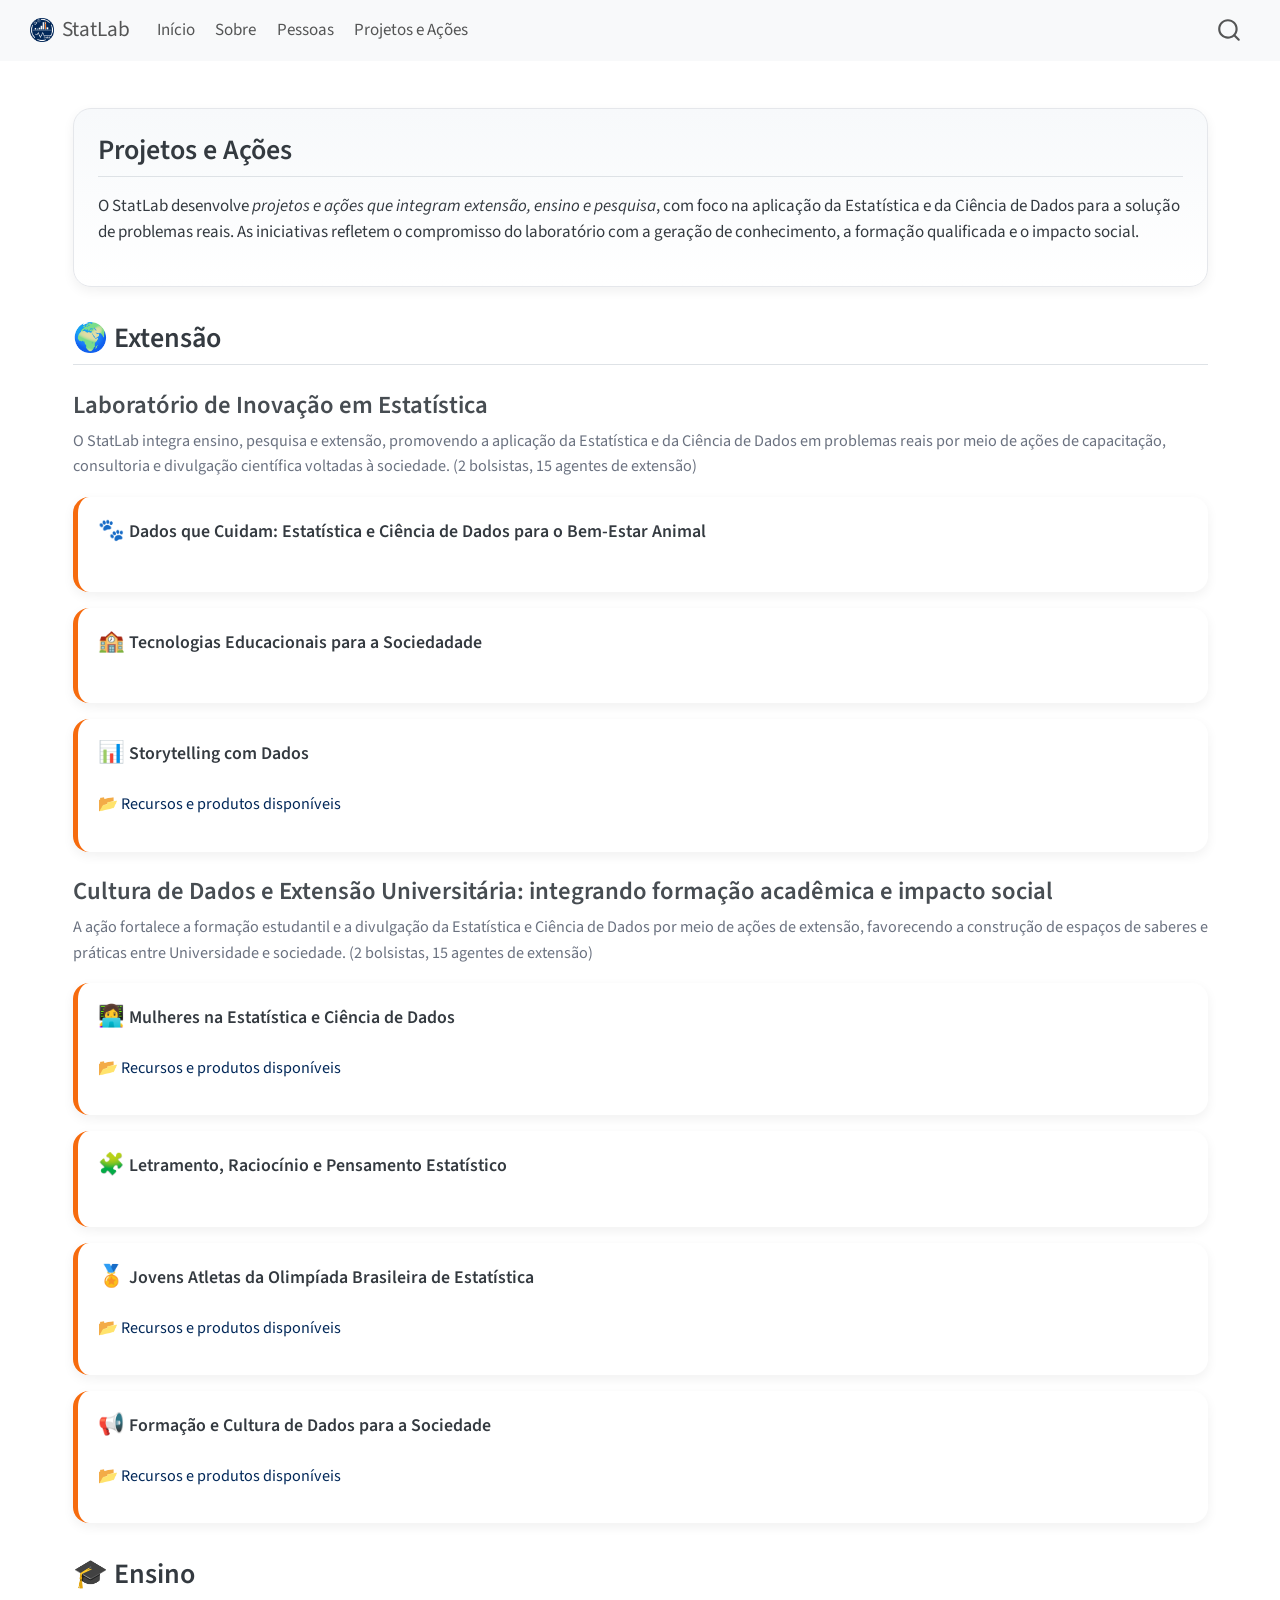
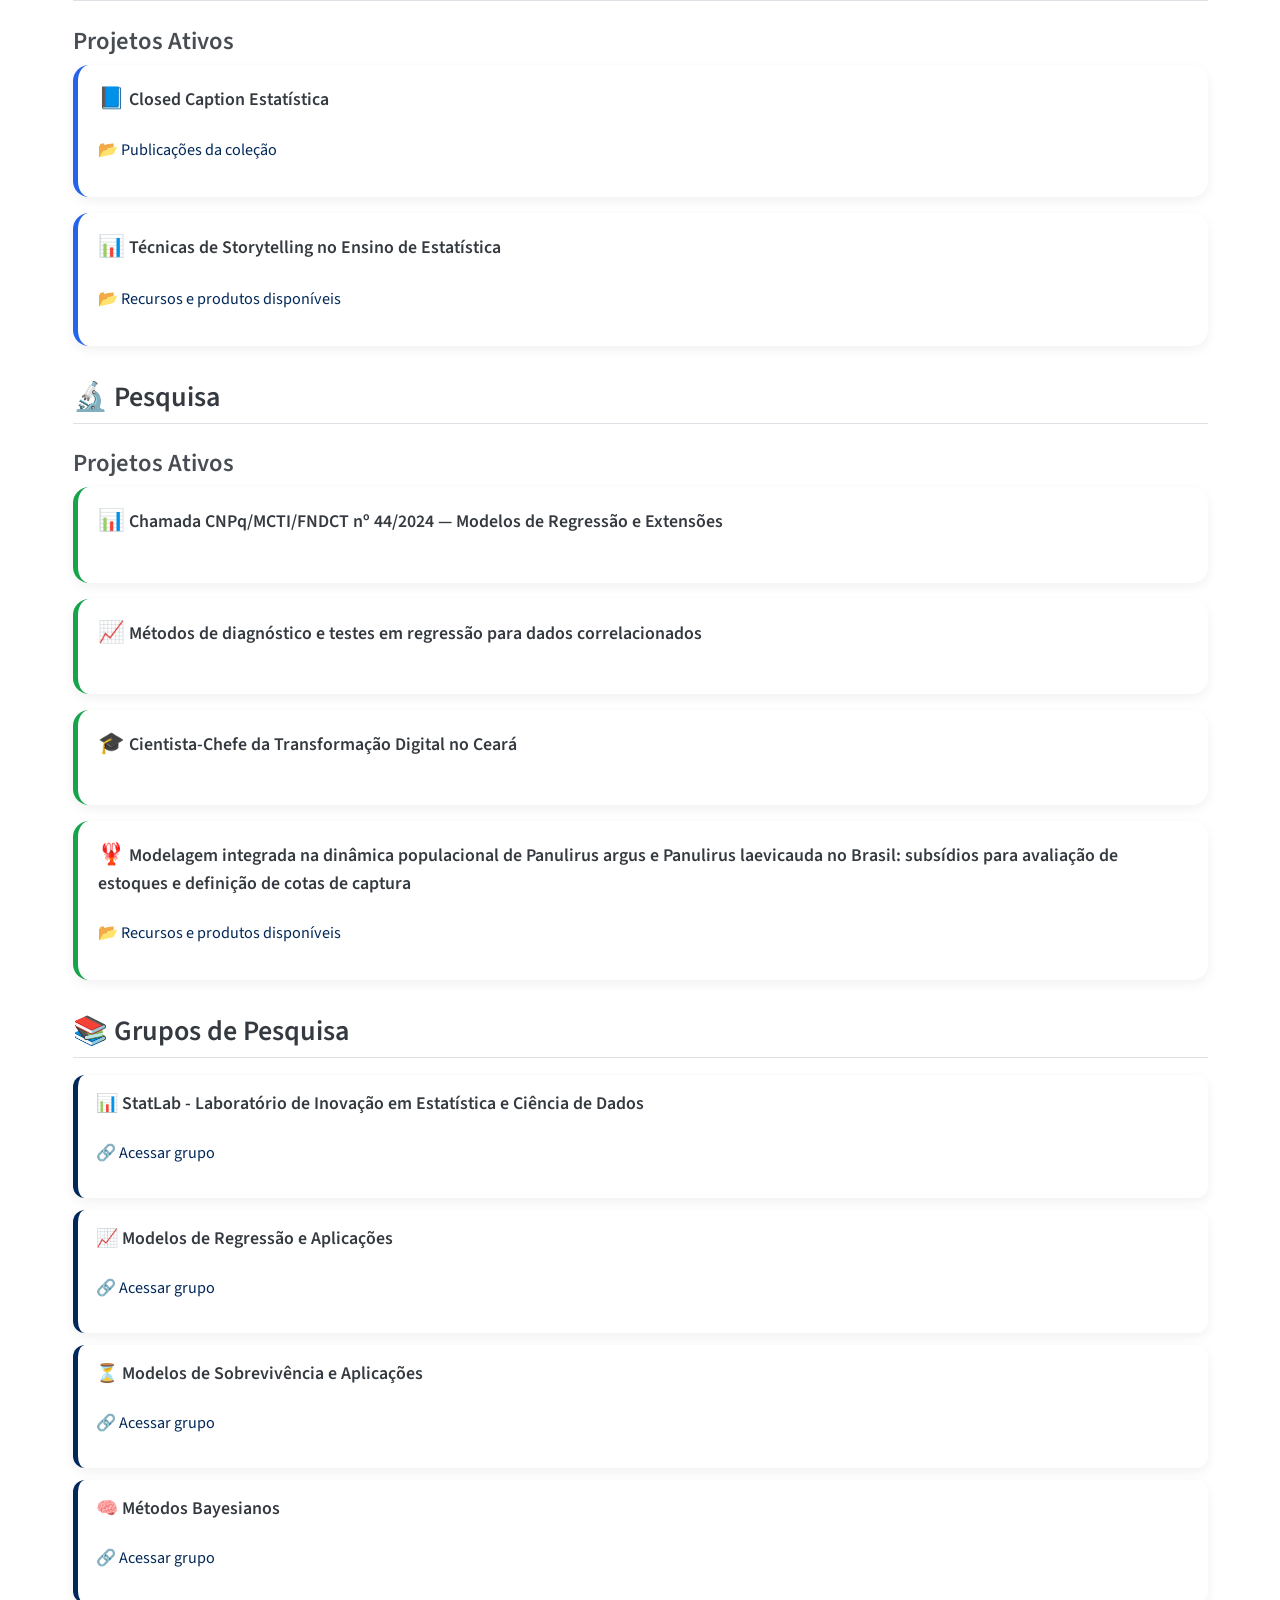
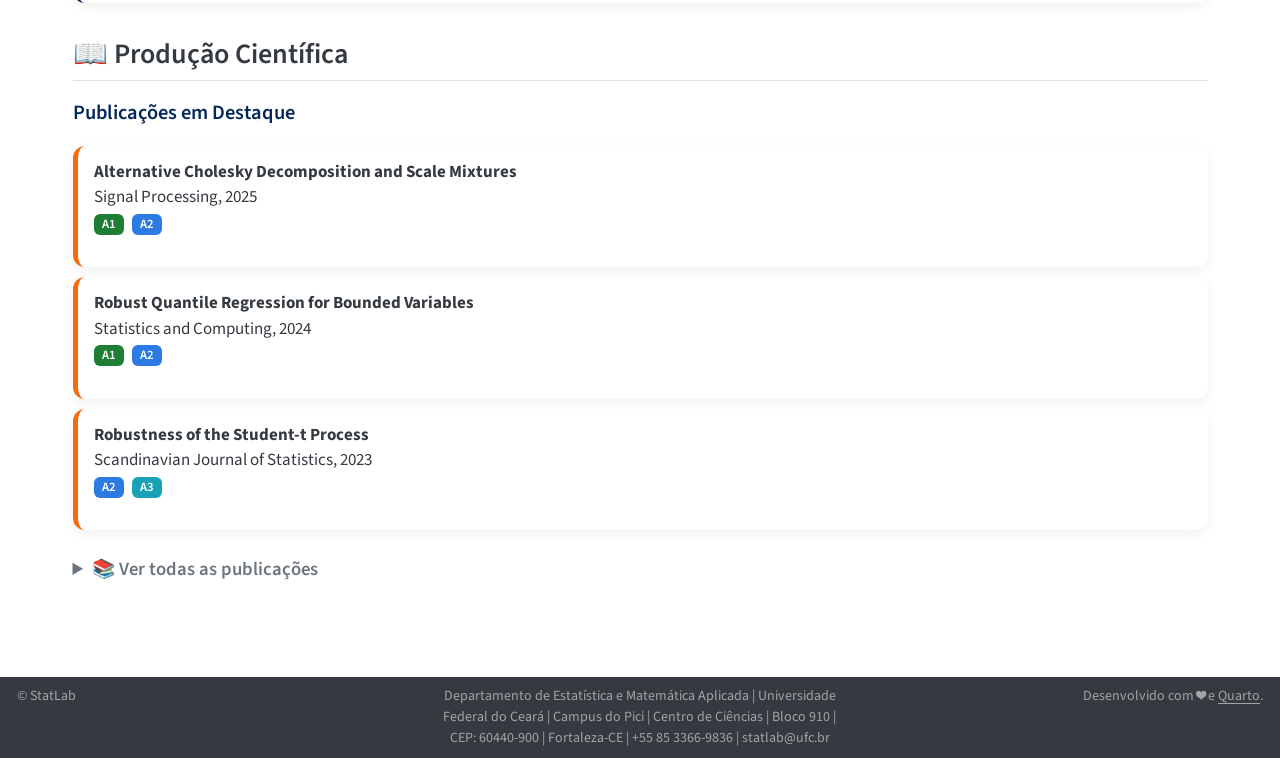
<file: docs/projects/index.html>
<!DOCTYPE html>
<html xmlns="http://www.w3.org/1999/xhtml" lang="pt" xml:lang="pt"><head>

<meta charset="utf-8">
<meta name="generator" content="quarto-1.8.23">

<meta name="viewport" content="width=device-width, initial-scale=1.0, user-scalable=yes">


<title>index – StatLab</title>
<style>
code{white-space: pre-wrap;}
span.smallcaps{font-variant: small-caps;}
div.columns{display: flex; gap: min(4vw, 1.5em);}
div.column{flex: auto; overflow-x: auto;}
div.hanging-indent{margin-left: 1.5em; text-indent: -1.5em;}
ul.task-list{list-style: none;}
ul.task-list li input[type="checkbox"] {
  width: 0.8em;
  margin: 0 0.8em 0.2em -1em; /* quarto-specific, see https://github.com/quarto-dev/quarto-cli/issues/4556 */ 
  vertical-align: middle;
}
</style>


<script src="../site_libs/quarto-nav/quarto-nav.js"></script>
<script src="../site_libs/quarto-nav/headroom.min.js"></script>
<script src="../site_libs/clipboard/clipboard.min.js"></script>
<script src="../site_libs/quarto-search/autocomplete.umd.js"></script>
<script src="../site_libs/quarto-search/fuse.min.js"></script>
<script src="../site_libs/quarto-search/quarto-search.js"></script>
<meta name="quarto:offset" content="../">
<link href="../StatLab_oficial.png" rel="icon" type="image/png">
<script src="../site_libs/quarto-html/quarto.js" type="module"></script>
<script src="../site_libs/quarto-html/tabsets/tabsets.js" type="module"></script>
<script src="../site_libs/quarto-html/axe/axe-check.js" type="module"></script>
<script src="../site_libs/quarto-html/popper.min.js"></script>
<script src="../site_libs/quarto-html/tippy.umd.min.js"></script>
<script src="../site_libs/quarto-html/anchor.min.js"></script>
<link href="../site_libs/quarto-html/tippy.css" rel="stylesheet">
<link href="../site_libs/quarto-html/quarto-syntax-highlighting-1fe81d0376b2c50856e68e651e390326.css" rel="stylesheet" id="quarto-text-highlighting-styles">
<script src="../site_libs/bootstrap/bootstrap.min.js"></script>
<link href="../site_libs/bootstrap/bootstrap-icons.css" rel="stylesheet">
<link href="../site_libs/bootstrap/bootstrap-e33620c5d4aaaa432088cc7e452d7606.min.css" rel="stylesheet" append-hash="true" id="quarto-bootstrap" data-mode="light">
<script id="quarto-search-options" type="application/json">{
  "location": "navbar",
  "copy-button": false,
  "collapse-after": 3,
  "panel-placement": "end",
  "type": "overlay",
  "limit": 50,
  "keyboard-shortcut": [
    "f",
    "/",
    "s"
  ],
  "show-item-context": false,
  "language": {
    "search-no-results-text": "Nenhum resultado",
    "search-matching-documents-text": "documentos correspondentes",
    "search-copy-link-title": "Copiar link para a busca",
    "search-hide-matches-text": "Esconder correspondências adicionais",
    "search-more-match-text": "mais correspondência neste documento",
    "search-more-matches-text": "mais correspondências neste documento",
    "search-clear-button-title": "Limpar",
    "search-text-placeholder": "",
    "search-detached-cancel-button-title": "Cancelar",
    "search-submit-button-title": "Enviar",
    "search-label": "Procurar"
  }
}</script>


<link rel="stylesheet" href="../styles.css">
</head>

<body class="nav-fixed quarto-light">

<div id="quarto-search-results"></div>
  <header id="quarto-header" class="headroom fixed-top">
    <nav class="navbar navbar-expand-lg " data-bs-theme="dark">
      <div class="navbar-container container-fluid">
      <div class="navbar-brand-container mx-auto">
    <a href="../index.html" class="navbar-brand navbar-brand-logo">
    <img src="../StatLab_oficial.png" alt="StatLab" class="navbar-logo light-content">
    <img src="../StatLab_oficial.png" alt="StatLab" class="navbar-logo dark-content">
    </a>
    <a class="navbar-brand" href="../index.html">
    <span class="navbar-title">StatLab</span>
    </a>
  </div>
            <div id="quarto-search" class="" title="Procurar"></div>
          <button class="navbar-toggler" type="button" data-bs-toggle="collapse" data-bs-target="#navbarCollapse" aria-controls="navbarCollapse" role="menu" aria-expanded="false" aria-label="Alternar de navegação" onclick="if (window.quartoToggleHeadroom) { window.quartoToggleHeadroom(); }">
  <span class="navbar-toggler-icon"></span>
</button>
          <div class="collapse navbar-collapse" id="navbarCollapse">
            <ul class="navbar-nav navbar-nav-scroll me-auto">
  <li class="nav-item">
    <a class="nav-link" href="../index.html"> 
<span class="menu-text">Início</span></a>
  </li>  
  <li class="nav-item">
    <a class="nav-link" href="../sobre/"> 
<span class="menu-text">Sobre</span></a>
  </li>  
  <li class="nav-item">
    <a class="nav-link" href="../pessoas/"> 
<span class="menu-text">Pessoas</span></a>
  </li>  
  <li class="nav-item">
    <a class="nav-link" href="../projects/"> 
<span class="menu-text">Projetos e Ações</span></a>
  </li>  
</ul>
          </div> <!-- /navcollapse -->
            <div class="quarto-navbar-tools">
</div>
      </div> <!-- /container-fluid -->
    </nav>
</header>
<!-- content -->
<div id="quarto-content" class="quarto-container page-columns page-rows-contents page-layout-full page-navbar">
<!-- sidebar -->
<!-- margin-sidebar -->
    
<!-- main -->
<main class="content column-page" id="quarto-document-content"><header id="title-block-header" class="quarto-title-block"></header>




<section id="projetos-e-ações" class="level2 bloco-destaque">
<h2 class="anchored" data-anchor-id="projetos-e-ações">Projetos e Ações</h2>
<p id="para2">
</p><p>O StatLab desenvolve <em>projetos e ações que integram extensão, ensino e pesquisa</em>, com foco na aplicação da Estatística e da Ciência de Dados para a solução de problemas reais. As iniciativas refletem o compromisso do laboratório com a geração de conhecimento, a formação qualificada e o impacto social.</p>
<p></p>
</section>
<script>
document.addEventListener("DOMContentLoaded", function() {
  document.querySelectorAll(".project-card").forEach(card => {
    card.addEventListener("click", () => {
      card.classList.toggle("active");
    });
  });
});
</script>
<section id="extensão" class="level2">
<h2 class="anchored" data-anchor-id="extensão">🌍 Extensão</h2>
<section id="laboratório-de-inovação-em-estatística" class="level3">
<h3 class="anchored" data-anchor-id="laboratório-de-inovação-em-estatística">Laboratório de Inovação em Estatística</h3>
<p><span style="color:#6B7280; font-size:0.95em;">O StatLab integra ensino, pesquisa e extensão, promovendo a aplicação da Estatística e da Ciência de Dados em problemas reais por meio de ações de capacitação, consultoria e divulgação científica voltadas à sociedade. (2 bolsistas, 15 agentes de extensão)</span></p>
<div class="projects-grid">
<div class="project-card project-extensao">
<div class="project-title">
<p><span class="project-icon">🐾</span> Dados que Cuidam: Estatística e Ciência de Dados para o Bem-Estar Animal</p>
</div>
<div class="project-desc">
<p>Esta iniciativa desenvolve ações voltadas à aplicação da Estatística e da Ciência de Dados em temas relacionados à saúde, ao comportamento e ao bem-estar de cães e gatos. Realizada em parceria com o projeto de extensão MiauAmigos da UFC, a ação busca produzir informações que auxiliem na conscientização, no planejamento de intervenções e na promoção da qualidade de vida animal.</p>
</div>
</div>
<div class="project-card project-extensao">
<div class="project-title">
<p><span class="project-icon">🏫</span> Tecnologias Educacionais para a Sociedadade</p>
</div>
<div class="project-desc">
<p>Esta iniciativa promove o desenvolvimento e a aplicação de tecnologias educacionais voltadas às necessidades de escolas e comunidades. Por meio de plataformas digitais, recursos interativos, inteligência artificial e ferramentas de apoio à aprendizagem, busca ampliar oportunidades de formação, democratizar o acesso ao conhecimento e fortalecer a interação entre Universidade e sociedade.</p>
</div>
</div>
<div class="project-card project-extensao">
<div class="project-title">
<p><span class="project-icon">📊</span> Storytelling com Dados</p>
</div>
<div class="project-link">
<p>📂 Recursos e produtos disponíveis</p>
</div>
<div class="project-desc">
<p>O projeto tem como objetivo investigar e difundir estratégias de comunicação de dados e resultados estatísticos para diferentes públicos, explorando princípios de visualização, narrativa e interpretação de evidências. As atividades contemplam desde a construção de gráficos e painéis até o desenvolvimento de histórias orientadas por dados, buscando transformar análises quantitativas em mensagens claras, acessíveis e relevantes para a tomada de decisão. Também são exploradas ferramentas de inteligência artificial como apoio ao processo de comunicação, sempre com ênfase na curadoria e no julgamento crítico do analista.</p>
<div class="project-downloads">
<div class="downloads-title">
<p>📂 Recursos e produtos disponíveis</p>
</div>
<p><a href="https://drive.google.com/file/d/17Eax0VKiYprEpV77hnW7kTAn1zZlJFlB/view?usp=sharing" target="_blank" class="download-card" data-goatcounter-click="download-conbep-storytelling-com-dados" data-goatcounter-title="CONBEP - Storytelling com Dados"> <span class="download-icon">📄</span> <span class="download-text"><strong>Apresentação</strong> <small>CONBEP — Storytelling com Dados</small></span> </a></p>
</div>
</div>
</div>
</div>
</section>
<section id="cultura-de-dados-e-extensão-universitária-integrando-formação-acadêmica-e-impacto-social" class="level3">
<h3 class="anchored" data-anchor-id="cultura-de-dados-e-extensão-universitária-integrando-formação-acadêmica-e-impacto-social">Cultura de Dados e Extensão Universitária: integrando formação acadêmica e impacto social</h3>
<p><span style="color:#6B7280; font-size:0.95em;">A ação fortalece a formação estudantil e a divulgação da Estatística e Ciência de Dados por meio de ações de extensão, favorecendo a construção de espaços de saberes e práticas entre Universidade e sociedade. (2 bolsistas, 15 agentes de extensão)</span></p>
<div class="projects-grid">
<div class="project-card project-extensao">
<div class="project-title">
<p><span class="project-icon">👩‍💻</span> Mulheres na Estatística e Ciência de Dados</p>
</div>
<div class="project-link">
<p>📂 Recursos e produtos disponíveis</p>
</div>
<div class="project-desc">
<p>Promover a participação feminina em Estatística, Ciência de Dados e áreas STEAM por meio de palestras, oficinas, campanhas e ações de divulgação científica. A iniciativa busca dar visibilidade às contribuições históricas e contemporâneas de mulheres na produção do conhecimento, estimulando o protagonismo feminino, a formação de novas lideranças e a construção de referências para futuras gerações.</p>
<div class="project-downloads">
<div class="downloads-title">
<p>📂 Recursos e produtos disponíveis</p>
</div>
<p><a href="https://drive.google.com/file/d/1c3umsPWpGK9dCiHElRVrNP6HsjLmQ22H/view?usp=sharing" target="_blank" class="download-card" data-goatcounter-click="download-arquitetura-dos-dados-legado-feminino" data-goatcounter-title="A Arquitetura dos Dados - O Legado Feminino"> <span class="download-icon">📄</span> <span class="download-text"><strong>Apresentação</strong> <small>A Arquitetura dos Dados: O Legado Feminino</small></span></a></p>
</div>
</div>
</div>
<div class="project-card project-extensao">
<div class="project-title">
<p><span class="project-icon">🧩</span> Letramento, Raciocínio e Pensamento Estatístico</p>
</div>
<div class="project-desc">
<p>Esta iniciativa busca desenvolver competências fundamentais para a compreensão, interpretação e uso crítico de informações estatísticas. As atividades exploram como dados, contexto e incerteza contribuem para a construção de argumentos, a avaliação de evidências e a tomada de decisões em diferentes situações do cotidiano.</p>
</div>
</div>
<div class="project-card project-extensao">
<div class="project-title">
<p><span class="project-icon">🏅</span> Jovens Atletas da Olimpíada Brasileira de Estatística</p>
</div>
<div class="project-link">
<p>📂 Recursos e produtos disponíveis</p>
</div>
<div class="project-desc">
<p>Esta iniciativa busca ampliar a participação de estudantes na Olimpíada Brasileira de Estatística (OBE), promovendo ações de divulgação, orientação e acompanhamento dos participantes. A proposta visa estimular o interesse pela Estatística e pela Ciência de Dados, fortalecer o raciocínio quantitativo e desenvolver competências analíticas, criativas e colaborativas, contribuindo para a formação de jovens talentos e para o protagonismo estudantil.</p>
<p></p>
<div class="project-downloads">
<div class="downloads-title">
<p>📂 Recursos e produtos disponíveis</p>
</div>
<p><a href="https://obe.icmc.usp.br/" target="_blank" class="download-card" data-goatcounter-click="acesso-obe" data-goatcounter-title="Olimpíada Brasileira de Estatística"> <span class="download-icon">🏅</span> <span class="download-text"><strong>Olimpíada Brasileira de Estatística</strong> <small>Site oficial da OBE</small></span> </a></p>
</div>
</div>
</div>
<div class="project-card project-extensao">
<div class="project-title">
<p><span class="project-icon">📢</span> Formação e Cultura de Dados para a Sociedade</p>
</div>
<div class="project-link">
<p>📂 Recursos e produtos disponíveis</p>
</div>
<div class="project-desc">
<p>
Esta iniciativa promove a formação e a cultura de dados por meio de palestras, minicursos, apresentações e materiais de divulgação científica. As atividades exploram aplicações da Estatística e da Ciência de Dados em diferentes contextos, contribuindo para a disseminação do conhecimento, a formação continuada e o fortalecimento do diálogo entre Universidade e sociedade.
</p>
<div class="project-downloads">
<div class="downloads-title">
<p>📂 Recursos e produtos disponíveis</p>
</div>
<p><a href="https://drive.google.com/file/d/1WuSDc60gHK6TsvMDZ3MmCEuuXADY4JcG/view?usp=sharing" target="_blank" class="download-card" data-goatcounter-click="download-apresentacao-statlab-feira-profissoes" data-goatcounter-title="Apresentação - Laboratório de Inovação em Estatística"> <span class="download-icon">💡</span> <span class="download-text"><strong>Laboratório de Inovação em Estatística</strong> <small>Apresentação — Laboratório de Inovação em Estatística</small></span> </a> <a href="https://statlab-oficial.github.io/minicurso-risco-credito/" target="_blank" class="download-card" data-goatcounter-click="acesso-minicurso-risco-credito" data-goatcounter-title="Minicurso — Introdução à Modelagem de Risco de Crédito"> <span class="download-icon">💳</span> <span class="download-text"><strong>Introdução à Modelagem de Risco de Crédito</strong> <small>Apresentações, notebooks e materiais de apoio</small></span> </a> <a href="https://drive.google.com/file/d/13M0wHpnsCfdHa1xHKRmTBQqvXUI1qfNr/view?usp=sharing" target="_blank" class="download-card" data-goatcounter-click="download-semep-ciencia-dados-pesca-aquicultura" data-goatcounter-title="SEMEP - Ciência de Dados na Pesca e Aquicultura"> <span class="download-icon">📄</span> <span class="download-text"><strong>Ciência de Dados na Pesca e Aquicultura</strong> <small>SEMEP — Ciência de Dados na Pesca e Aquicultura</small></span> </a></p>
</div>
</div>
</div>
</div>
</section>
</section>
<section id="ensino" class="level2">
<h2 class="anchored" data-anchor-id="ensino">🎓 Ensino</h2>
<section id="projetos-ativos" class="level3">
<h3 class="anchored" data-anchor-id="projetos-ativos">Projetos Ativos</h3>
<div class="projects-grid">
<div class="project-card project-ensino">
<div class="project-title">
<p><span class="project-icon">📘</span> Closed Caption Estatística</p>
</div>
<div class="project-link">
<p>📂 Publicações da coleção</p>
</div>
<div class="project-desc">
<p>A coleção Closed Caption Estatística reúne publicações didáticas voltadas à compreensão e à aplicação de técnicas estatísticas em diferentes áreas do conhecimento. Organizada em séries temáticas, cada volume acompanha uma investigação, desde a contextualização do fenômeno e a compreensão dos dados até a análise, a interpretação e a comunicação científica dos resultados. A proposta valoriza a colaboração interdisciplinar e utiliza quadros explicativos Closed Caption para tornar conceitos técnicos mais acessíveis e aproximar a Estatística de situações concretas.</p>
<div class="project-downloads">
<div class="downloads-title">
<p>📂 Volumes disponíveis</p>
</div>
<p><a href="https://drive.google.com/file/d/1JUCT311HwUmlJcxEWKiBr_wXAInakvxs/view?usp=sharing" target="_blank" class="download-card" data-goatcounter-click="download-closed-caption-serie-01-volume-01" data-goatcounter-title="Closed Caption Estatística - Série 01 - Volume 01"> <span class="download-icon">📘</span> <span class="download-text"><strong>Análise de Correspondência — O emprego formal no Brasil</strong> <small>Série 01 · Ciências Sociais · Volume 01</small></span> </a></p>
</div>
</div>
</div>
<div class="project-card project-ensino">
<div class="project-title">
<p><span class="project-icon">📊</span> Técnicas de Storytelling no Ensino de Estatística</p>
</div>
<div class="project-link">
<p>📂 Recursos e produtos disponíveis</p>
</div>
<div class="project-desc">
<p>O projeto promove a comunicação de dados e resultados estatísticos para diferentes públicos por meio de visualizações, narrativas e estratégias de divulgação científica. As atividades buscam transformar análises quantitativas em mensagens claras, acessíveis e relevantes para a tomada de decisão.</p>
<div class="project-downloads">
<div class="downloads-title">
<p>📂 Recursos e produtos disponíveis</p>
</div>
<p><a href="https://drive.google.com/file/d/17Eax0VKiYprEpV77hnW7kTAn1zZlJFlB/view?usp=sharing" target="_blank" class="download-card" data-goatcounter-click="download-conbep-storytelling-com-dados" data-goatcounter-title="CONBEP - Storytelling com Dados"> <span class="download-icon">📄</span> <span class="download-text"><strong>Apresentação</strong> <small>CONBEP — Storytelling com Dados</small></span> </a></p>
</div>
</div>
</div>
</div>
</section>
</section>
<section id="pesquisa" class="level2">
<h2 class="anchored" data-anchor-id="pesquisa">🔬 Pesquisa</h2>
<section id="projetos-ativos-1" class="level3">
<h3 class="anchored" data-anchor-id="projetos-ativos-1">Projetos Ativos</h3>
<div class="projects-grid">
<div class="project-card project-pesquisa">
<div class="project-title">
<p><span class="project-icon">📊</span> Chamada CNPq/MCTI/FNDCT nº 44/2024 — Modelos de Regressão e Extensões</p>
</div>
<div class="project-desc">
<p>O projeto tem como objetivo desenvolver métodos de avaliação de modelos, contemplando tanto procedimentos de diagnóstico quanto estratégias de seleção baseadas em testes de hipóteses para diferentes classes de modelos de regressão.</p>
</div>
</div>
<div class="project-card project-pesquisa">
<div class="project-title">
<p><span class="project-icon">📈</span> Métodos de diagnóstico e testes em regressão para dados correlacionados</p>
</div>
<div class="project-desc">
<p>Bolsa de produtividade em pesquisa nível C, vinculada ao Prof.&nbsp;Juvêncio Santos Nobre.</p>
</div>
</div>
<div class="project-card project-pesquisa">
<div class="project-title">
<p><span class="project-icon">🎓</span> Cientista-Chefe da Transformação Digital no Ceará</p>
</div>
<div class="project-desc">
<p>O projeto está alinhado à Agenda 2030 das Nações Unidas e propõe o uso de Tecnologias da Informação e Comunicação para fortalecer a governança pública e apoiar a prestação de serviços de forma proativa, especialmente para populações em situação de vulnerabilidade. Entre seus focos está o desenvolvimento de plataformas digitais para análise de dados sociais, diagnóstico, identificação de microtendências e planejamento estratégico de soluções voltadas ao programa Ceará sem Fome. Trata-se de iniciativa financiada pela FUNCAP e coordenada pelo Cientista-Chefe de Transformação Digital do Governo do Ceará, em parceria com o GREat/UFC e o Laboratório de Inovação e Dados do Governo do Estado do Ceará.</p>
</div>
</div>
<div class="project-card project-pesquisa">
<div class="project-title">
<p><span class="project-icon">🦞</span> Modelagem integrada na dinâmica populacional de Panulirus argus e Panulirus laevicauda no Brasil: subsídios para avaliação de estoques e definição de cotas de captura</p>
</div>
<div class="project-link">
<p>📂 Recursos e produtos disponíveis</p>
</div>
<div class="project-desc">
<p>O projeto tem como foco auxiliar no acompanhamento dos estoques pesqueiros das lagostas vermelha e verde no Brasil, por meio da organização e análise de dados biológicos, pesqueiros e de comercialização. As atividades envolvem a preparação de relatórios técnicos, a investigação de padrões e tendências ao longo do tempo e o desenvolvimento de estudos aplicados voltados à avaliação dos estoques. A iniciativa contribui para a geração e difusão de conhecimento científico, subsidiando a gestão sustentável da pesca e dialogando com os Objetivos de Desenvolvimento Sustentável, especialmente os ODS 8, 12, 14 e 17.</p>
<div class="project-downloads">
<div class="downloads-title">
<p>📂 Recursos e produtos disponíveis</p>
</div>
<p><a href="https://drive.google.com/file/d/1NcX11cSvG6BFoGXLKh7qaCY9wRUaD54r/view?usp=sharing" target="_blank" class="download-card" data-goatcounter-click="download-cota-captura-lagosta-abril-2026" data-goatcounter-title="Relatório técnico - Cota de Captura das Lagostas - Abril 2026"> <span class="download-icon">📄</span> <span class="download-text"><strong>Relatório técnico</strong> <small>Avaliação da Cota de Captura para as Lagostas no Brasil — abril de 2026</small></span> </a></p>
</div>
</div>
</div>
</div>
</section>
</section>
<section id="grupos-de-pesquisa" class="level2">
<h2 class="anchored" data-anchor-id="grupos-de-pesquisa">📚 Grupos de Pesquisa</h2>
<div class="group-grid">
<div class="group-card">
<div class="group-title">
<p>📊 StatLab - Laboratório de Inovação em Estatística e Ciência de Dados</p>
</div>
<div class="group-link">
<p><a href="http://dgp.cnpq.br/dgp/espelhogrupo/2581091034867671" target="_blank"> 🔗 Acessar grupo </a></p>
</div>
</div>
<div class="group-card">
<div class="group-title">
<p>📈 Modelos de Regressão e Aplicações</p>
</div>
<div class="group-link">
<p><a href="http://dgp.cnpq.br/dgp/espelhogrupo/6344659534806942" target="_blank"> 🔗 Acessar grupo </a></p>
</div>
</div>
<div class="group-card">
<div class="group-title">
<p>⏳ Modelos de Sobrevivência e Aplicações</p>
</div>
<div class="group-link">
<p><a href="http://dgp.cnpq.br/dgp/espelhogrupo/9639095385610769" target="_blank"> 🔗 Acessar grupo </a></p>
</div>
</div>
<div class="group-card">
<div class="group-title">
<p>🧠 Métodos Bayesianos</p>
</div>
<div class="group-link">
<p><a href="http://dgp.cnpq.br/dgp/espelhogrupo/806824" target="_blank"> 🔗 Acessar grupo </a></p>
</div>
</div>
</div>
</section>
<section id="produção-científica" class="level2">
<h2 class="anchored" data-anchor-id="produção-científica">📖 Produção Científica</h2>
<div class="highlight-section">
<div class="highlight-title">
<p>Publicações em Destaque</p>
</div>
<div class="highlight-card">
<p><strong>Alternative Cholesky Decomposition and Scale Mixtures</strong><br> Signal Processing, 2025<br> <span class="badge A1">A1</span> <span class="badge A2">A2</span></p>
</div>
<div class="highlight-card">
<p><strong>Robust Quantile Regression for Bounded Variables</strong><br> Statistics and Computing, 2024<br> <span class="badge A1">A1</span> <span class="badge A2">A2</span></p>
</div>
<div class="highlight-card">
<p><strong>Robustness of the Student-t Process</strong><br> Scandinavian Journal of Statistics, 2023<br> <span class="badge A2">A2</span> <span class="badge A3">A3</span></p>
</div>
</div>
<details>
<summary style="font-size:1.1em; font-weight:600; cursor:pointer;">
<p>📚 Ver todas as publicações</p>
</summary>
<p><input type="text" id="search" class="search-box" placeholder="🔍 Buscar publicação..." onkeyup="searchPub()"></p>
<div class="pub-card">
<p><strong>Bayesian Inference for Zero-and/or-One Augmented Unit-Gamma</strong><br> Anais da Academia Brasileira de Ciências, 2026<br> <span class="badge A2">A2</span> <span class="badge A3">A3</span></p>
</div>
<div class="pub-card">
<p><strong>Survival analysis for managing durability of water meters</strong><br> Caderno Pedagógico, 2025<br> <span class="badge A2">A2</span> <span class="badge C">C</span></p>
</div>
<div class="pub-card">
<p><strong>Unit-Gamma Regression via Reparameterization</strong><br> Revista Colombiana de Estadística, 2025<br> <span class="badge B2">B2</span></p>
</div>
<div class="pub-card">
<p><strong>Parametric Quantile Regression based on Owen Distribution</strong><br> Journal of Statistical Computation and Simulation, 2025</p>
</div>
<div class="pub-card">
<p><strong>Flexible quasi-beta prime regression models</strong><br> Statistics and Its Interface, 2024<br> <span class="badge B2">B2</span> <span class="badge B3">B3</span></p>
</div>
<div class="pub-card">
<p><strong>Unit gamma regression models for correlated data</strong><br> Brazilian Journal of Probability and Statistics, 2023<br> <span class="badge B1">B1</span></p>
</div>
<div class="pub-card">
<p><strong>PIPE Algorithm for Probability Distributions</strong><br> Anais da Academia Brasileira de Ciências, 2022<br> <span class="badge A2">A2</span> <span class="badge A3">A3</span></p>
</div>
<div class="pub-card">
<p><strong>Modeling positive random variables with repeated measures</strong><br> Journal of Applied Statistics, 2022<br> <span class="badge A4">A4</span> <span class="badge A3">A3</span></p>
</div>
</details>
<script>
function searchPub() {
  let input = document.getElementById("search").value.toLowerCase();
  document.querySelectorAll(".pub-card").forEach(card => {
    let text = card.innerText.toLowerCase();
    card.style.display = text.includes(input) ? "block" : "none";
  });
}
</script>


</section>

<script data-goatcounter="https://statlab.goatcounter.com/count" async="" src="//gc.zgo.at/count.js"></script></main> <!-- /main -->
<script id="quarto-html-after-body" type="application/javascript">
  window.document.addEventListener("DOMContentLoaded", function (event) {
    const icon = "";
    const anchorJS = new window.AnchorJS();
    anchorJS.options = {
      placement: 'right',
      icon: icon
    };
    anchorJS.add('.anchored');
    const isCodeAnnotation = (el) => {
      for (const clz of el.classList) {
        if (clz.startsWith('code-annotation-')) {                     
          return true;
        }
      }
      return false;
    }
    const onCopySuccess = function(e) {
      // button target
      const button = e.trigger;
      // don't keep focus
      button.blur();
      // flash "checked"
      button.classList.add('code-copy-button-checked');
      var currentTitle = button.getAttribute("title");
      button.setAttribute("title", "Copiada");
      let tooltip;
      if (window.bootstrap) {
        button.setAttribute("data-bs-toggle", "tooltip");
        button.setAttribute("data-bs-placement", "left");
        button.setAttribute("data-bs-title", "Copiada");
        tooltip = new bootstrap.Tooltip(button, 
          { trigger: "manual", 
            customClass: "code-copy-button-tooltip",
            offset: [0, -8]});
        tooltip.show();    
      }
      setTimeout(function() {
        if (tooltip) {
          tooltip.hide();
          button.removeAttribute("data-bs-title");
          button.removeAttribute("data-bs-toggle");
          button.removeAttribute("data-bs-placement");
        }
        button.setAttribute("title", currentTitle);
        button.classList.remove('code-copy-button-checked');
      }, 1000);
      // clear code selection
      e.clearSelection();
    }
    const getTextToCopy = function(trigger) {
      const outerScaffold = trigger.parentElement.cloneNode(true);
      const codeEl = outerScaffold.querySelector('code');
      for (const childEl of codeEl.children) {
        if (isCodeAnnotation(childEl)) {
          childEl.remove();
        }
      }
      return codeEl.innerText;
    }
    const clipboard = new window.ClipboardJS('.code-copy-button:not([data-in-quarto-modal])', {
      text: getTextToCopy
    });
    clipboard.on('success', onCopySuccess);
    if (window.document.getElementById('quarto-embedded-source-code-modal')) {
      const clipboardModal = new window.ClipboardJS('.code-copy-button[data-in-quarto-modal]', {
        text: getTextToCopy,
        container: window.document.getElementById('quarto-embedded-source-code-modal')
      });
      clipboardModal.on('success', onCopySuccess);
    }
      var localhostRegex = new RegExp(/^(?:http|https):\/\/localhost\:?[0-9]*\//);
      var mailtoRegex = new RegExp(/^mailto:/);
        var filterRegex = new RegExp('/' + window.location.host + '/');
      var isInternal = (href) => {
          return filterRegex.test(href) || localhostRegex.test(href) || mailtoRegex.test(href);
      }
      // Inspect non-navigation links and adorn them if external
     var links = window.document.querySelectorAll('a[href]:not(.nav-link):not(.navbar-brand):not(.toc-action):not(.sidebar-link):not(.sidebar-item-toggle):not(.pagination-link):not(.no-external):not([aria-hidden]):not(.dropdown-item):not(.quarto-navigation-tool):not(.about-link)');
      for (var i=0; i<links.length; i++) {
        const link = links[i];
        if (!isInternal(link.href)) {
          // undo the damage that might have been done by quarto-nav.js in the case of
          // links that we want to consider external
          if (link.dataset.originalHref !== undefined) {
            link.href = link.dataset.originalHref;
          }
        }
      }
    function tippyHover(el, contentFn, onTriggerFn, onUntriggerFn) {
      const config = {
        allowHTML: true,
        maxWidth: 500,
        delay: 100,
        arrow: false,
        appendTo: function(el) {
            return el.parentElement;
        },
        interactive: true,
        interactiveBorder: 10,
        theme: 'quarto',
        placement: 'bottom-start',
      };
      if (contentFn) {
        config.content = contentFn;
      }
      if (onTriggerFn) {
        config.onTrigger = onTriggerFn;
      }
      if (onUntriggerFn) {
        config.onUntrigger = onUntriggerFn;
      }
      window.tippy(el, config); 
    }
    const noterefs = window.document.querySelectorAll('a[role="doc-noteref"]');
    for (var i=0; i<noterefs.length; i++) {
      const ref = noterefs[i];
      tippyHover(ref, function() {
        // use id or data attribute instead here
        let href = ref.getAttribute('data-footnote-href') || ref.getAttribute('href');
        try { href = new URL(href).hash; } catch {}
        const id = href.replace(/^#\/?/, "");
        const note = window.document.getElementById(id);
        if (note) {
          return note.innerHTML;
        } else {
          return "";
        }
      });
    }
    const xrefs = window.document.querySelectorAll('a.quarto-xref');
    const processXRef = (id, note) => {
      // Strip column container classes
      const stripColumnClz = (el) => {
        el.classList.remove("page-full", "page-columns");
        if (el.children) {
          for (const child of el.children) {
            stripColumnClz(child);
          }
        }
      }
      stripColumnClz(note)
      if (id === null || id.startsWith('sec-')) {
        // Special case sections, only their first couple elements
        const container = document.createElement("div");
        if (note.children && note.children.length > 2) {
          container.appendChild(note.children[0].cloneNode(true));
          for (let i = 1; i < note.children.length; i++) {
            const child = note.children[i];
            if (child.tagName === "P" && child.innerText === "") {
              continue;
            } else {
              container.appendChild(child.cloneNode(true));
              break;
            }
          }
          if (window.Quarto?.typesetMath) {
            window.Quarto.typesetMath(container);
          }
          return container.innerHTML
        } else {
          if (window.Quarto?.typesetMath) {
            window.Quarto.typesetMath(note);
          }
          return note.innerHTML;
        }
      } else {
        // Remove any anchor links if they are present
        const anchorLink = note.querySelector('a.anchorjs-link');
        if (anchorLink) {
          anchorLink.remove();
        }
        if (window.Quarto?.typesetMath) {
          window.Quarto.typesetMath(note);
        }
        if (note.classList.contains("callout")) {
          return note.outerHTML;
        } else {
          return note.innerHTML;
        }
      }
    }
    for (var i=0; i<xrefs.length; i++) {
      const xref = xrefs[i];
      tippyHover(xref, undefined, function(instance) {
        instance.disable();
        let url = xref.getAttribute('href');
        let hash = undefined; 
        if (url.startsWith('#')) {
          hash = url;
        } else {
          try { hash = new URL(url).hash; } catch {}
        }
        if (hash) {
          const id = hash.replace(/^#\/?/, "");
          const note = window.document.getElementById(id);
          if (note !== null) {
            try {
              const html = processXRef(id, note.cloneNode(true));
              instance.setContent(html);
            } finally {
              instance.enable();
              instance.show();
            }
          } else {
            // See if we can fetch this
            fetch(url.split('#')[0])
            .then(res => res.text())
            .then(html => {
              const parser = new DOMParser();
              const htmlDoc = parser.parseFromString(html, "text/html");
              const note = htmlDoc.getElementById(id);
              if (note !== null) {
                const html = processXRef(id, note);
                instance.setContent(html);
              } 
            }).finally(() => {
              instance.enable();
              instance.show();
            });
          }
        } else {
          // See if we can fetch a full url (with no hash to target)
          // This is a special case and we should probably do some content thinning / targeting
          fetch(url)
          .then(res => res.text())
          .then(html => {
            const parser = new DOMParser();
            const htmlDoc = parser.parseFromString(html, "text/html");
            const note = htmlDoc.querySelector('main.content');
            if (note !== null) {
              // This should only happen for chapter cross references
              // (since there is no id in the URL)
              // remove the first header
              if (note.children.length > 0 && note.children[0].tagName === "HEADER") {
                note.children[0].remove();
              }
              const html = processXRef(null, note);
              instance.setContent(html);
            } 
          }).finally(() => {
            instance.enable();
            instance.show();
          });
        }
      }, function(instance) {
      });
    }
        let selectedAnnoteEl;
        const selectorForAnnotation = ( cell, annotation) => {
          let cellAttr = 'data-code-cell="' + cell + '"';
          let lineAttr = 'data-code-annotation="' +  annotation + '"';
          const selector = 'span[' + cellAttr + '][' + lineAttr + ']';
          return selector;
        }
        const selectCodeLines = (annoteEl) => {
          const doc = window.document;
          const targetCell = annoteEl.getAttribute("data-target-cell");
          const targetAnnotation = annoteEl.getAttribute("data-target-annotation");
          const annoteSpan = window.document.querySelector(selectorForAnnotation(targetCell, targetAnnotation));
          const lines = annoteSpan.getAttribute("data-code-lines").split(",");
          const lineIds = lines.map((line) => {
            return targetCell + "-" + line;
          })
          let top = null;
          let height = null;
          let parent = null;
          if (lineIds.length > 0) {
              //compute the position of the single el (top and bottom and make a div)
              const el = window.document.getElementById(lineIds[0]);
              top = el.offsetTop;
              height = el.offsetHeight;
              parent = el.parentElement.parentElement;
            if (lineIds.length > 1) {
              const lastEl = window.document.getElementById(lineIds[lineIds.length - 1]);
              const bottom = lastEl.offsetTop + lastEl.offsetHeight;
              height = bottom - top;
            }
            if (top !== null && height !== null && parent !== null) {
              // cook up a div (if necessary) and position it 
              let div = window.document.getElementById("code-annotation-line-highlight");
              if (div === null) {
                div = window.document.createElement("div");
                div.setAttribute("id", "code-annotation-line-highlight");
                div.style.position = 'absolute';
                parent.appendChild(div);
              }
              div.style.top = top - 2 + "px";
              div.style.height = height + 4 + "px";
              div.style.left = 0;
              let gutterDiv = window.document.getElementById("code-annotation-line-highlight-gutter");
              if (gutterDiv === null) {
                gutterDiv = window.document.createElement("div");
                gutterDiv.setAttribute("id", "code-annotation-line-highlight-gutter");
                gutterDiv.style.position = 'absolute';
                const codeCell = window.document.getElementById(targetCell);
                const gutter = codeCell.querySelector('.code-annotation-gutter');
                gutter.appendChild(gutterDiv);
              }
              gutterDiv.style.top = top - 2 + "px";
              gutterDiv.style.height = height + 4 + "px";
            }
            selectedAnnoteEl = annoteEl;
          }
        };
        const unselectCodeLines = () => {
          const elementsIds = ["code-annotation-line-highlight", "code-annotation-line-highlight-gutter"];
          elementsIds.forEach((elId) => {
            const div = window.document.getElementById(elId);
            if (div) {
              div.remove();
            }
          });
          selectedAnnoteEl = undefined;
        };
          // Handle positioning of the toggle
      window.addEventListener(
        "resize",
        throttle(() => {
          elRect = undefined;
          if (selectedAnnoteEl) {
            selectCodeLines(selectedAnnoteEl);
          }
        }, 10)
      );
      function throttle(fn, ms) {
      let throttle = false;
      let timer;
        return (...args) => {
          if(!throttle) { // first call gets through
              fn.apply(this, args);
              throttle = true;
          } else { // all the others get throttled
              if(timer) clearTimeout(timer); // cancel #2
              timer = setTimeout(() => {
                fn.apply(this, args);
                timer = throttle = false;
              }, ms);
          }
        };
      }
        // Attach click handler to the DT
        const annoteDls = window.document.querySelectorAll('dt[data-target-cell]');
        for (const annoteDlNode of annoteDls) {
          annoteDlNode.addEventListener('click', (event) => {
            const clickedEl = event.target;
            if (clickedEl !== selectedAnnoteEl) {
              unselectCodeLines();
              const activeEl = window.document.querySelector('dt[data-target-cell].code-annotation-active');
              if (activeEl) {
                activeEl.classList.remove('code-annotation-active');
              }
              selectCodeLines(clickedEl);
              clickedEl.classList.add('code-annotation-active');
            } else {
              // Unselect the line
              unselectCodeLines();
              clickedEl.classList.remove('code-annotation-active');
            }
          });
        }
    const findCites = (el) => {
      const parentEl = el.parentElement;
      if (parentEl) {
        const cites = parentEl.dataset.cites;
        if (cites) {
          return {
            el,
            cites: cites.split(' ')
          };
        } else {
          return findCites(el.parentElement)
        }
      } else {
        return undefined;
      }
    };
    var bibliorefs = window.document.querySelectorAll('a[role="doc-biblioref"]');
    for (var i=0; i<bibliorefs.length; i++) {
      const ref = bibliorefs[i];
      const citeInfo = findCites(ref);
      if (citeInfo) {
        tippyHover(citeInfo.el, function() {
          var popup = window.document.createElement('div');
          citeInfo.cites.forEach(function(cite) {
            var citeDiv = window.document.createElement('div');
            citeDiv.classList.add('hanging-indent');
            citeDiv.classList.add('csl-entry');
            var biblioDiv = window.document.getElementById('ref-' + cite);
            if (biblioDiv) {
              citeDiv.innerHTML = biblioDiv.innerHTML;
            }
            popup.appendChild(citeDiv);
          });
          return popup.innerHTML;
        });
      }
    }
  });
  </script>
</div> <!-- /content -->
<footer class="footer">
  <div class="nav-footer">
    <div class="nav-footer-left">
<p>© StatLab</p>
</div>   
    <div class="nav-footer-center">
<p>Departamento de Estatística e Matemática Aplicada | Universidade Federal do Ceará | Campus do Pici | Centro de Ciências | Bloco 910 | CEP: 60440-900 | Fortaleza-CE | +55 85 3366-9836 | statlab@ufc.br</p>
</div>
    <div class="nav-footer-right">
<p>Desenvolvido com ❤️ e <a href="https://quarto.org/">Quarto</a>.</p>
</div>
  </div>
</footer>




</body></html>
</file>
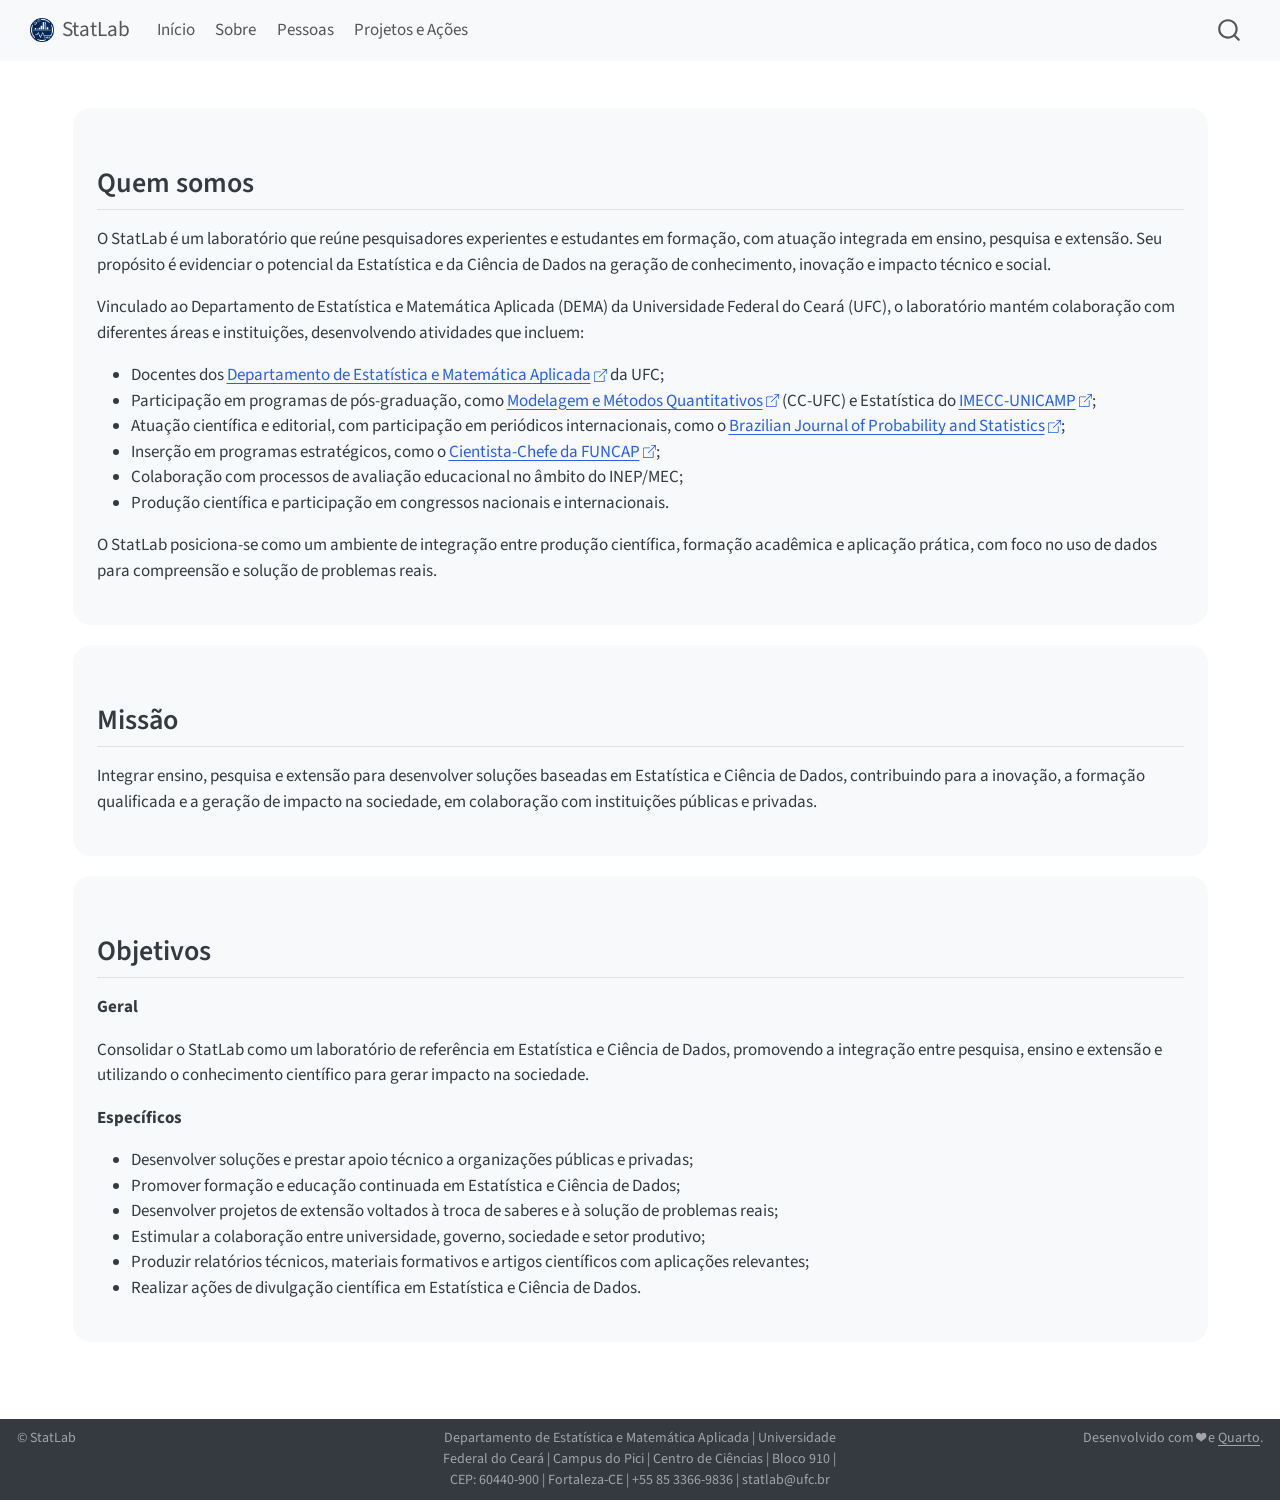
<file: docs/sobre/index.html>
<!DOCTYPE html>
<html xmlns="http://www.w3.org/1999/xhtml" lang="pt" xml:lang="pt"><head>

<meta charset="utf-8">
<meta name="generator" content="quarto-1.8.24">

<meta name="viewport" content="width=device-width, initial-scale=1.0, user-scalable=yes">


<title>index – StatLab</title>
<style>
code{white-space: pre-wrap;}
span.smallcaps{font-variant: small-caps;}
div.columns{display: flex; gap: min(4vw, 1.5em);}
div.column{flex: auto; overflow-x: auto;}
div.hanging-indent{margin-left: 1.5em; text-indent: -1.5em;}
ul.task-list{list-style: none;}
ul.task-list li input[type="checkbox"] {
  width: 0.8em;
  margin: 0 0.8em 0.2em -1em; /* quarto-specific, see https://github.com/quarto-dev/quarto-cli/issues/4556 */ 
  vertical-align: middle;
}
</style>


<script src="../site_libs/quarto-nav/quarto-nav.js"></script>
<script src="../site_libs/quarto-nav/headroom.min.js"></script>
<script src="../site_libs/clipboard/clipboard.min.js"></script>
<script src="../site_libs/quarto-search/autocomplete.umd.js"></script>
<script src="../site_libs/quarto-search/fuse.min.js"></script>
<script src="../site_libs/quarto-search/quarto-search.js"></script>
<meta name="quarto:offset" content="../">
<link href="../StatLab_oficial.png" rel="icon" type="image/png">
<script src="../site_libs/quarto-html/quarto.js" type="module"></script>
<script src="../site_libs/quarto-html/tabsets/tabsets.js" type="module"></script>
<script src="../site_libs/quarto-html/axe/axe-check.js" type="module"></script>
<script src="../site_libs/quarto-html/popper.min.js"></script>
<script src="../site_libs/quarto-html/tippy.umd.min.js"></script>
<script src="../site_libs/quarto-html/anchor.min.js"></script>
<link href="../site_libs/quarto-html/tippy.css" rel="stylesheet">
<link href="../site_libs/quarto-html/quarto-syntax-highlighting-dc55a5b9e770e841cd82e46aadbfb9b0.css" rel="stylesheet" id="quarto-text-highlighting-styles">
<script src="../site_libs/bootstrap/bootstrap.min.js"></script>
<link href="../site_libs/bootstrap/bootstrap-icons.css" rel="stylesheet">
<link href="../site_libs/bootstrap/bootstrap-e33620c5d4aaaa432088cc7e452d7606.min.css" rel="stylesheet" append-hash="true" id="quarto-bootstrap" data-mode="light">
<script id="quarto-search-options" type="application/json">{
  "location": "navbar",
  "copy-button": false,
  "collapse-after": 3,
  "panel-placement": "end",
  "type": "overlay",
  "limit": 50,
  "keyboard-shortcut": [
    "f",
    "/",
    "s"
  ],
  "show-item-context": false,
  "language": {
    "search-no-results-text": "Nenhum resultado",
    "search-matching-documents-text": "documentos correspondentes",
    "search-copy-link-title": "Copiar link para a busca",
    "search-hide-matches-text": "Esconder correspondências adicionais",
    "search-more-match-text": "mais correspondência neste documento",
    "search-more-matches-text": "mais correspondências neste documento",
    "search-clear-button-title": "Limpar",
    "search-text-placeholder": "",
    "search-detached-cancel-button-title": "Cancelar",
    "search-submit-button-title": "Enviar",
    "search-label": "Procurar"
  }
}</script>


<link rel="stylesheet" href="../styles.css">
</head>

<body class="nav-fixed quarto-light">

<div id="quarto-search-results"></div>
  <header id="quarto-header" class="headroom fixed-top">
    <nav class="navbar navbar-expand-lg " data-bs-theme="dark">
      <div class="navbar-container container-fluid">
      <div class="navbar-brand-container mx-auto">
    <a href="../index.html" class="navbar-brand navbar-brand-logo">
    <img src="../StatLab_oficial.png" alt="StatLab" class="navbar-logo light-content">
    <img src="../StatLab_oficial.png" alt="StatLab" class="navbar-logo dark-content">
    </a>
    <a class="navbar-brand" href="../index.html">
    <span class="navbar-title">StatLab</span>
    </a>
  </div>
            <div id="quarto-search" class="" title="Procurar"></div>
          <button class="navbar-toggler" type="button" data-bs-toggle="collapse" data-bs-target="#navbarCollapse" aria-controls="navbarCollapse" role="menu" aria-expanded="false" aria-label="Alternar de navegação" onclick="if (window.quartoToggleHeadroom) { window.quartoToggleHeadroom(); }">
  <span class="navbar-toggler-icon"></span>
</button>
          <div class="collapse navbar-collapse" id="navbarCollapse">
            <ul class="navbar-nav navbar-nav-scroll me-auto">
  <li class="nav-item">
    <a class="nav-link" href="../index.html"> 
<span class="menu-text">Início</span></a>
  </li>  
  <li class="nav-item">
    <a class="nav-link" href="../sobre/"> 
<span class="menu-text">Sobre</span></a>
  </li>  
  <li class="nav-item">
    <a class="nav-link" href="../pessoas/"> 
<span class="menu-text">Pessoas</span></a>
  </li>  
  <li class="nav-item">
    <a class="nav-link" href="../projects/"> 
<span class="menu-text">Projetos e Ações</span></a>
  </li>  
</ul>
          </div> <!-- /navcollapse -->
            <div class="quarto-navbar-tools">
</div>
      </div> <!-- /container-fluid -->
    </nav>
</header>
<!-- content -->
<div id="quarto-content" class="quarto-container page-columns page-rows-contents page-layout-full page-navbar">
<!-- sidebar -->
<!-- margin-sidebar -->
    
<!-- main -->
<main class="content column-page" id="quarto-document-content"><header id="title-block-header" class="quarto-title-block"></header>




<div class="grid">
<div class="g-col-12">
<section id="quem-somos" class="level2 bloco-claro">
<h2 class="anchored" data-anchor-id="quem-somos">Quem somos</h2>
<p>O StatLab é um laboratório que reúne pesquisadores experientes e estudantes em formação, com atuação integrada em ensino, pesquisa e extensão. Seu propósito é evidenciar o potencial da Estatística e da Ciência de Dados na geração de conhecimento, inovação e impacto técnico e social.</p>
<p>Vinculado ao Departamento de Estatística e Matemática Aplicada (DEMA) da Universidade Federal do Ceará (UFC), o laboratório mantém colaboração com diferentes áreas e instituições, desenvolvendo atividades que incluem:</p>
<ul>
<li>Docentes dos <a href="https://dema.ufc.br/pt/" class="external" target="_blank">Departamento de Estatística e Matemática Aplicada</a> da UFC;</li>
<li>Participação em programas de pós-graduação, como <a href="https://mmq.ufc.br/pt/docentes/" class="external" target="_blank">Modelagem e Métodos Quantitativos</a> (CC-UFC) e Estatística do <a href="https://www.ime.unicamp.br/pos-graduacao/estatistica/docentes-credenciados" class="external" target="_blank">IMECC-UNICAMP</a>;</li>
<li>Atuação científica e editorial, com participação em periódicos internacionais, como o <a href="https://imstat.org/journals-and-publications/brazilian-journal-of-probability-and-statistics/" class="external" target="_blank">Brazilian Journal of Probability and Statistics</a>;</li>
<li>Inserção em programas estratégicos, como o <a href="https://www.funcap.ce.gov.br/cientista-chefe-descricao-dos-programas/" class="external" target="_blank">Cientista-Chefe da FUNCAP</a>;</li>
<li>Colaboração com processos de avaliação educacional no âmbito do INEP/MEC;</li>
<li>Produção científica e participação em congressos nacionais e internacionais.</li>
</ul>
<p>O StatLab posiciona-se como um ambiente de integração entre produção científica, formação acadêmica e aplicação prática, com foco no uso de dados para compreensão e solução de problemas reais.</p>
</section>
</div>
<div class="g-col-12 g-col-md-6">
<section id="missão" class="level2 bloco-claro">
<h2 class="anchored" data-anchor-id="missão">Missão</h2>
<p>Integrar ensino, pesquisa e extensão para desenvolver soluções baseadas em Estatística e Ciência de Dados, contribuindo para a inovação, a formação qualificada e a geração de impacto na sociedade, em colaboração com instituições públicas e privadas.</p>
</section>
</div>
<div class="g-col-12 g-col-md-6">
<section id="objetivos" class="level2 bloco-claro">
<h2 class="anchored" data-anchor-id="objetivos">Objetivos</h2>
<p><strong>Geral</strong></p>
<p>Consolidar o StatLab como um laboratório de referência em Estatística e Ciência de Dados, promovendo a integração entre pesquisa, ensino e extensão e utilizando o conhecimento científico para gerar impacto na sociedade.</p>
<p><strong>Específicos</strong></p>
<ul>
<li>Desenvolver soluções e prestar apoio técnico a organizações públicas e privadas;</li>
<li>Promover formação e educação continuada em Estatística e Ciência de Dados;</li>
<li>Desenvolver projetos de extensão voltados à troca de saberes e à solução de problemas reais;</li>
<li>Estimular a colaboração entre universidade, governo, sociedade e setor produtivo;</li>
<li>Produzir relatórios técnicos, materiais formativos e artigos científicos com aplicações relevantes;</li>
<li>Realizar ações de divulgação científica em Estatística e Ciência de Dados.</li>
</ul>
</section>
</div>
</div>



<script data-goatcounter="https://statlab.goatcounter.com/count" async="" src="//gc.zgo.at/count.js"></script></main> <!-- /main -->
<script id="quarto-html-after-body" type="application/javascript">
  window.document.addEventListener("DOMContentLoaded", function (event) {
    const icon = "";
    const anchorJS = new window.AnchorJS();
    anchorJS.options = {
      placement: 'right',
      icon: icon
    };
    anchorJS.add('.anchored');
    const isCodeAnnotation = (el) => {
      for (const clz of el.classList) {
        if (clz.startsWith('code-annotation-')) {                     
          return true;
        }
      }
      return false;
    }
    const onCopySuccess = function(e) {
      // button target
      const button = e.trigger;
      // don't keep focus
      button.blur();
      // flash "checked"
      button.classList.add('code-copy-button-checked');
      var currentTitle = button.getAttribute("title");
      button.setAttribute("title", "Copiada");
      let tooltip;
      if (window.bootstrap) {
        button.setAttribute("data-bs-toggle", "tooltip");
        button.setAttribute("data-bs-placement", "left");
        button.setAttribute("data-bs-title", "Copiada");
        tooltip = new bootstrap.Tooltip(button, 
          { trigger: "manual", 
            customClass: "code-copy-button-tooltip",
            offset: [0, -8]});
        tooltip.show();    
      }
      setTimeout(function() {
        if (tooltip) {
          tooltip.hide();
          button.removeAttribute("data-bs-title");
          button.removeAttribute("data-bs-toggle");
          button.removeAttribute("data-bs-placement");
        }
        button.setAttribute("title", currentTitle);
        button.classList.remove('code-copy-button-checked');
      }, 1000);
      // clear code selection
      e.clearSelection();
    }
    const getTextToCopy = function(trigger) {
      const outerScaffold = trigger.parentElement.cloneNode(true);
      const codeEl = outerScaffold.querySelector('code');
      for (const childEl of codeEl.children) {
        if (isCodeAnnotation(childEl)) {
          childEl.remove();
        }
      }
      return codeEl.innerText;
    }
    const clipboard = new window.ClipboardJS('.code-copy-button:not([data-in-quarto-modal])', {
      text: getTextToCopy
    });
    clipboard.on('success', onCopySuccess);
    if (window.document.getElementById('quarto-embedded-source-code-modal')) {
      const clipboardModal = new window.ClipboardJS('.code-copy-button[data-in-quarto-modal]', {
        text: getTextToCopy,
        container: window.document.getElementById('quarto-embedded-source-code-modal')
      });
      clipboardModal.on('success', onCopySuccess);
    }
      var localhostRegex = new RegExp(/^(?:http|https):\/\/localhost\:?[0-9]*\//);
      var mailtoRegex = new RegExp(/^mailto:/);
        var filterRegex = new RegExp('/' + window.location.host + '/');
      var isInternal = (href) => {
          return filterRegex.test(href) || localhostRegex.test(href) || mailtoRegex.test(href);
      }
      // Inspect non-navigation links and adorn them if external
     var links = window.document.querySelectorAll('a[href]:not(.nav-link):not(.navbar-brand):not(.toc-action):not(.sidebar-link):not(.sidebar-item-toggle):not(.pagination-link):not(.no-external):not([aria-hidden]):not(.dropdown-item):not(.quarto-navigation-tool):not(.about-link)');
      for (var i=0; i<links.length; i++) {
        const link = links[i];
        if (!isInternal(link.href)) {
          // undo the damage that might have been done by quarto-nav.js in the case of
          // links that we want to consider external
          if (link.dataset.originalHref !== undefined) {
            link.href = link.dataset.originalHref;
          }
        }
      }
    function tippyHover(el, contentFn, onTriggerFn, onUntriggerFn) {
      const config = {
        allowHTML: true,
        maxWidth: 500,
        delay: 100,
        arrow: false,
        appendTo: function(el) {
            return el.parentElement;
        },
        interactive: true,
        interactiveBorder: 10,
        theme: 'quarto',
        placement: 'bottom-start',
      };
      if (contentFn) {
        config.content = contentFn;
      }
      if (onTriggerFn) {
        config.onTrigger = onTriggerFn;
      }
      if (onUntriggerFn) {
        config.onUntrigger = onUntriggerFn;
      }
      window.tippy(el, config); 
    }
    const noterefs = window.document.querySelectorAll('a[role="doc-noteref"]');
    for (var i=0; i<noterefs.length; i++) {
      const ref = noterefs[i];
      tippyHover(ref, function() {
        // use id or data attribute instead here
        let href = ref.getAttribute('data-footnote-href') || ref.getAttribute('href');
        try { href = new URL(href).hash; } catch {}
        const id = href.replace(/^#\/?/, "");
        const note = window.document.getElementById(id);
        if (note) {
          return note.innerHTML;
        } else {
          return "";
        }
      });
    }
    const xrefs = window.document.querySelectorAll('a.quarto-xref');
    const processXRef = (id, note) => {
      // Strip column container classes
      const stripColumnClz = (el) => {
        el.classList.remove("page-full", "page-columns");
        if (el.children) {
          for (const child of el.children) {
            stripColumnClz(child);
          }
        }
      }
      stripColumnClz(note)
      if (id === null || id.startsWith('sec-')) {
        // Special case sections, only their first couple elements
        const container = document.createElement("div");
        if (note.children && note.children.length > 2) {
          container.appendChild(note.children[0].cloneNode(true));
          for (let i = 1; i < note.children.length; i++) {
            const child = note.children[i];
            if (child.tagName === "P" && child.innerText === "") {
              continue;
            } else {
              container.appendChild(child.cloneNode(true));
              break;
            }
          }
          if (window.Quarto?.typesetMath) {
            window.Quarto.typesetMath(container);
          }
          return container.innerHTML
        } else {
          if (window.Quarto?.typesetMath) {
            window.Quarto.typesetMath(note);
          }
          return note.innerHTML;
        }
      } else {
        // Remove any anchor links if they are present
        const anchorLink = note.querySelector('a.anchorjs-link');
        if (anchorLink) {
          anchorLink.remove();
        }
        if (window.Quarto?.typesetMath) {
          window.Quarto.typesetMath(note);
        }
        if (note.classList.contains("callout")) {
          return note.outerHTML;
        } else {
          return note.innerHTML;
        }
      }
    }
    for (var i=0; i<xrefs.length; i++) {
      const xref = xrefs[i];
      tippyHover(xref, undefined, function(instance) {
        instance.disable();
        let url = xref.getAttribute('href');
        let hash = undefined; 
        if (url.startsWith('#')) {
          hash = url;
        } else {
          try { hash = new URL(url).hash; } catch {}
        }
        if (hash) {
          const id = hash.replace(/^#\/?/, "");
          const note = window.document.getElementById(id);
          if (note !== null) {
            try {
              const html = processXRef(id, note.cloneNode(true));
              instance.setContent(html);
            } finally {
              instance.enable();
              instance.show();
            }
          } else {
            // See if we can fetch this
            fetch(url.split('#')[0])
            .then(res => res.text())
            .then(html => {
              const parser = new DOMParser();
              const htmlDoc = parser.parseFromString(html, "text/html");
              const note = htmlDoc.getElementById(id);
              if (note !== null) {
                const html = processXRef(id, note);
                instance.setContent(html);
              } 
            }).finally(() => {
              instance.enable();
              instance.show();
            });
          }
        } else {
          // See if we can fetch a full url (with no hash to target)
          // This is a special case and we should probably do some content thinning / targeting
          fetch(url)
          .then(res => res.text())
          .then(html => {
            const parser = new DOMParser();
            const htmlDoc = parser.parseFromString(html, "text/html");
            const note = htmlDoc.querySelector('main.content');
            if (note !== null) {
              // This should only happen for chapter cross references
              // (since there is no id in the URL)
              // remove the first header
              if (note.children.length > 0 && note.children[0].tagName === "HEADER") {
                note.children[0].remove();
              }
              const html = processXRef(null, note);
              instance.setContent(html);
            } 
          }).finally(() => {
            instance.enable();
            instance.show();
          });
        }
      }, function(instance) {
      });
    }
        let selectedAnnoteEl;
        const selectorForAnnotation = ( cell, annotation) => {
          let cellAttr = 'data-code-cell="' + cell + '"';
          let lineAttr = 'data-code-annotation="' +  annotation + '"';
          const selector = 'span[' + cellAttr + '][' + lineAttr + ']';
          return selector;
        }
        const selectCodeLines = (annoteEl) => {
          const doc = window.document;
          const targetCell = annoteEl.getAttribute("data-target-cell");
          const targetAnnotation = annoteEl.getAttribute("data-target-annotation");
          const annoteSpan = window.document.querySelector(selectorForAnnotation(targetCell, targetAnnotation));
          const lines = annoteSpan.getAttribute("data-code-lines").split(",");
          const lineIds = lines.map((line) => {
            return targetCell + "-" + line;
          })
          let top = null;
          let height = null;
          let parent = null;
          if (lineIds.length > 0) {
              //compute the position of the single el (top and bottom and make a div)
              const el = window.document.getElementById(lineIds[0]);
              top = el.offsetTop;
              height = el.offsetHeight;
              parent = el.parentElement.parentElement;
            if (lineIds.length > 1) {
              const lastEl = window.document.getElementById(lineIds[lineIds.length - 1]);
              const bottom = lastEl.offsetTop + lastEl.offsetHeight;
              height = bottom - top;
            }
            if (top !== null && height !== null && parent !== null) {
              // cook up a div (if necessary) and position it 
              let div = window.document.getElementById("code-annotation-line-highlight");
              if (div === null) {
                div = window.document.createElement("div");
                div.setAttribute("id", "code-annotation-line-highlight");
                div.style.position = 'absolute';
                parent.appendChild(div);
              }
              div.style.top = top - 2 + "px";
              div.style.height = height + 4 + "px";
              div.style.left = 0;
              let gutterDiv = window.document.getElementById("code-annotation-line-highlight-gutter");
              if (gutterDiv === null) {
                gutterDiv = window.document.createElement("div");
                gutterDiv.setAttribute("id", "code-annotation-line-highlight-gutter");
                gutterDiv.style.position = 'absolute';
                const codeCell = window.document.getElementById(targetCell);
                const gutter = codeCell.querySelector('.code-annotation-gutter');
                gutter.appendChild(gutterDiv);
              }
              gutterDiv.style.top = top - 2 + "px";
              gutterDiv.style.height = height + 4 + "px";
            }
            selectedAnnoteEl = annoteEl;
          }
        };
        const unselectCodeLines = () => {
          const elementsIds = ["code-annotation-line-highlight", "code-annotation-line-highlight-gutter"];
          elementsIds.forEach((elId) => {
            const div = window.document.getElementById(elId);
            if (div) {
              div.remove();
            }
          });
          selectedAnnoteEl = undefined;
        };
          // Handle positioning of the toggle
      window.addEventListener(
        "resize",
        throttle(() => {
          elRect = undefined;
          if (selectedAnnoteEl) {
            selectCodeLines(selectedAnnoteEl);
          }
        }, 10)
      );
      function throttle(fn, ms) {
      let throttle = false;
      let timer;
        return (...args) => {
          if(!throttle) { // first call gets through
              fn.apply(this, args);
              throttle = true;
          } else { // all the others get throttled
              if(timer) clearTimeout(timer); // cancel #2
              timer = setTimeout(() => {
                fn.apply(this, args);
                timer = throttle = false;
              }, ms);
          }
        };
      }
        // Attach click handler to the DT
        const annoteDls = window.document.querySelectorAll('dt[data-target-cell]');
        for (const annoteDlNode of annoteDls) {
          annoteDlNode.addEventListener('click', (event) => {
            const clickedEl = event.target;
            if (clickedEl !== selectedAnnoteEl) {
              unselectCodeLines();
              const activeEl = window.document.querySelector('dt[data-target-cell].code-annotation-active');
              if (activeEl) {
                activeEl.classList.remove('code-annotation-active');
              }
              selectCodeLines(clickedEl);
              clickedEl.classList.add('code-annotation-active');
            } else {
              // Unselect the line
              unselectCodeLines();
              clickedEl.classList.remove('code-annotation-active');
            }
          });
        }
    const findCites = (el) => {
      const parentEl = el.parentElement;
      if (parentEl) {
        const cites = parentEl.dataset.cites;
        if (cites) {
          return {
            el,
            cites: cites.split(' ')
          };
        } else {
          return findCites(el.parentElement)
        }
      } else {
        return undefined;
      }
    };
    var bibliorefs = window.document.querySelectorAll('a[role="doc-biblioref"]');
    for (var i=0; i<bibliorefs.length; i++) {
      const ref = bibliorefs[i];
      const citeInfo = findCites(ref);
      if (citeInfo) {
        tippyHover(citeInfo.el, function() {
          var popup = window.document.createElement('div');
          citeInfo.cites.forEach(function(cite) {
            var citeDiv = window.document.createElement('div');
            citeDiv.classList.add('hanging-indent');
            citeDiv.classList.add('csl-entry');
            var biblioDiv = window.document.getElementById('ref-' + cite);
            if (biblioDiv) {
              citeDiv.innerHTML = biblioDiv.innerHTML;
            }
            popup.appendChild(citeDiv);
          });
          return popup.innerHTML;
        });
      }
    }
  });
  </script>
</div> <!-- /content -->
<footer class="footer">
  <div class="nav-footer">
    <div class="nav-footer-left">
<p>© StatLab</p>
</div>   
    <div class="nav-footer-center">
<p>Departamento de Estatística e Matemática Aplicada | Universidade Federal do Ceará | Campus do Pici | Centro de Ciências | Bloco 910 | CEP: 60440-900 | Fortaleza-CE | +55 85 3366-9836 | statlab@ufc.br</p>
</div>
    <div class="nav-footer-right">
<p>Desenvolvido com ❤️ e <a href="https://quarto.org/">Quarto</a>.</p>
</div>
  </div>
</footer>




</body></html>
</file>
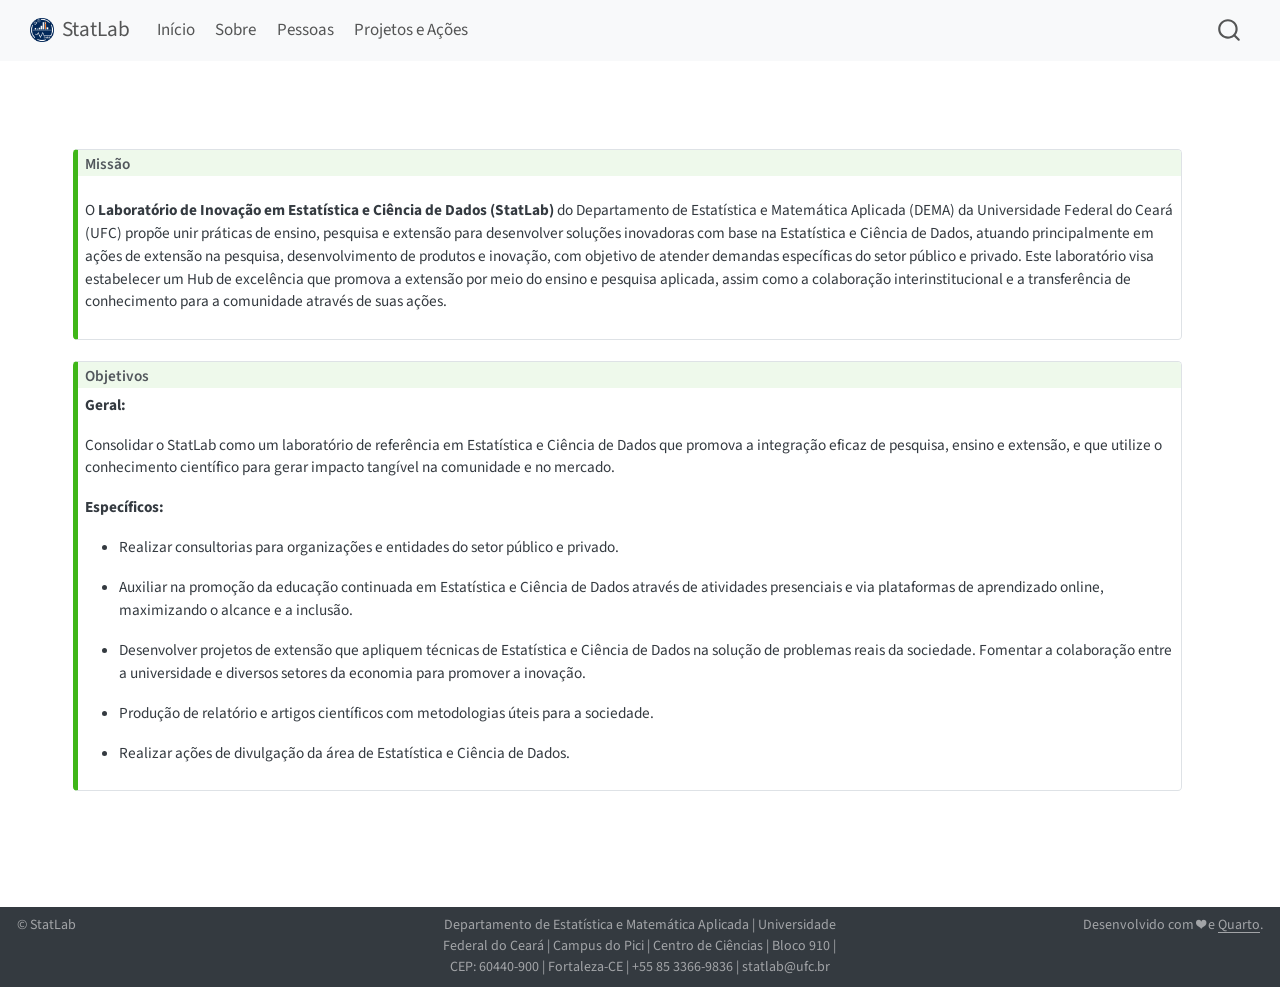
<file: docs/about.html>
<!DOCTYPE html>
<html xmlns="http://www.w3.org/1999/xhtml" lang="pt" xml:lang="pt"><head>

<meta charset="utf-8">
<meta name="generator" content="quarto-1.8.24">

<meta name="viewport" content="width=device-width, initial-scale=1.0, user-scalable=yes">


<title>about – StatLab</title>
<style>
code{white-space: pre-wrap;}
span.smallcaps{font-variant: small-caps;}
div.columns{display: flex; gap: min(4vw, 1.5em);}
div.column{flex: auto; overflow-x: auto;}
div.hanging-indent{margin-left: 1.5em; text-indent: -1.5em;}
ul.task-list{list-style: none;}
ul.task-list li input[type="checkbox"] {
  width: 0.8em;
  margin: 0 0.8em 0.2em -1em; /* quarto-specific, see https://github.com/quarto-dev/quarto-cli/issues/4556 */ 
  vertical-align: middle;
}
</style>


<script src="site_libs/quarto-nav/quarto-nav.js"></script>
<script src="site_libs/quarto-nav/headroom.min.js"></script>
<script src="site_libs/clipboard/clipboard.min.js"></script>
<script src="site_libs/quarto-search/autocomplete.umd.js"></script>
<script src="site_libs/quarto-search/fuse.min.js"></script>
<script src="site_libs/quarto-search/quarto-search.js"></script>
<meta name="quarto:offset" content="./">
<link href="./StatLab_oficial.png" rel="icon" type="image/png">
<script src="site_libs/quarto-html/quarto.js" type="module"></script>
<script src="site_libs/quarto-html/tabsets/tabsets.js" type="module"></script>
<script src="site_libs/quarto-html/axe/axe-check.js" type="module"></script>
<script src="site_libs/quarto-html/popper.min.js"></script>
<script src="site_libs/quarto-html/tippy.umd.min.js"></script>
<link href="site_libs/quarto-html/tippy.css" rel="stylesheet">
<link href="site_libs/quarto-html/quarto-syntax-highlighting-dc55a5b9e770e841cd82e46aadbfb9b0.css" rel="stylesheet" id="quarto-text-highlighting-styles">
<script src="site_libs/bootstrap/bootstrap.min.js"></script>
<link href="site_libs/bootstrap/bootstrap-icons.css" rel="stylesheet">
<link href="site_libs/bootstrap/bootstrap-e33620c5d4aaaa432088cc7e452d7606.min.css" rel="stylesheet" append-hash="true" id="quarto-bootstrap" data-mode="light">
<script id="quarto-search-options" type="application/json">{
  "location": "navbar",
  "copy-button": false,
  "collapse-after": 3,
  "panel-placement": "end",
  "type": "overlay",
  "limit": 50,
  "keyboard-shortcut": [
    "f",
    "/",
    "s"
  ],
  "show-item-context": false,
  "language": {
    "search-no-results-text": "Nenhum resultado",
    "search-matching-documents-text": "documentos correspondentes",
    "search-copy-link-title": "Copiar link para a busca",
    "search-hide-matches-text": "Esconder correspondências adicionais",
    "search-more-match-text": "mais correspondência neste documento",
    "search-more-matches-text": "mais correspondências neste documento",
    "search-clear-button-title": "Limpar",
    "search-text-placeholder": "",
    "search-detached-cancel-button-title": "Cancelar",
    "search-submit-button-title": "Enviar",
    "search-label": "Procurar"
  }
}</script>


<link rel="stylesheet" href="styles.css">
</head>

<body class="nav-fixed quarto-light">

<div id="quarto-search-results"></div>
  <header id="quarto-header" class="headroom fixed-top">
    <nav class="navbar navbar-expand-lg " data-bs-theme="dark">
      <div class="navbar-container container-fluid">
      <div class="navbar-brand-container mx-auto">
    <a href="./index.html" class="navbar-brand navbar-brand-logo">
    <img src="./StatLab_oficial.png" alt="StatLab" class="navbar-logo light-content">
    <img src="./StatLab_oficial.png" alt="StatLab" class="navbar-logo dark-content">
    </a>
    <a class="navbar-brand" href="./index.html">
    <span class="navbar-title">StatLab</span>
    </a>
  </div>
            <div id="quarto-search" class="" title="Procurar"></div>
          <button class="navbar-toggler" type="button" data-bs-toggle="collapse" data-bs-target="#navbarCollapse" aria-controls="navbarCollapse" role="menu" aria-expanded="false" aria-label="Alternar de navegação" onclick="if (window.quartoToggleHeadroom) { window.quartoToggleHeadroom(); }">
  <span class="navbar-toggler-icon"></span>
</button>
          <div class="collapse navbar-collapse" id="navbarCollapse">
            <ul class="navbar-nav navbar-nav-scroll me-auto">
  <li class="nav-item">
    <a class="nav-link" href="./index.html"> 
<span class="menu-text">Início</span></a>
  </li>  
  <li class="nav-item">
    <a class="nav-link" href="./sobre/"> 
<span class="menu-text">Sobre</span></a>
  </li>  
  <li class="nav-item">
    <a class="nav-link" href="./pessoas/"> 
<span class="menu-text">Pessoas</span></a>
  </li>  
  <li class="nav-item">
    <a class="nav-link" href="./projects/"> 
<span class="menu-text">Projetos e Ações</span></a>
  </li>  
</ul>
          </div> <!-- /navcollapse -->
            <div class="quarto-navbar-tools">
</div>
      </div> <!-- /container-fluid -->
    </nav>
</header>
<!-- content -->
<div id="quarto-content" class="quarto-container page-columns page-rows-contents page-layout-full page-navbar">
<!-- sidebar -->
<!-- margin-sidebar -->
    
<!-- main -->
<div class="quarto-about-solana column-page">
  <div class="about-entity">
    <div class="entity-contents">
      <header id="title-block-header" class="quarto-title-block"></header> 
      <div class="about-contents"><main class="content column-page" id="quarto-document-content">
<div class="callout callout-style-default callout-tip no-icon callout-titled">
<div class="callout-header d-flex align-content-center">
<div class="callout-icon-container">
<i class="callout-icon no-icon"></i>
</div>
<div class="callout-title-container flex-fill">
<span class="screen-reader-only">Dica</span>Missão
</div>
</div>
<div class="callout-body-container callout-body">
<p id="para2">
</p><p>O <strong>Laboratório de Inovação em Estatística e Ciência de Dados (StatLab)</strong> do Departamento de Estatística e Matemática Aplicada (DEMA) da Universidade Federal do Ceará (UFC) propõe unir práticas de ensino, pesquisa e extensão para desenvolver soluções inovadoras com base na Estatística e Ciência de Dados, atuando principalmente em ações de extensão na pesquisa, desenvolvimento de produtos e inovação, com objetivo de atender demandas específicas do setor público e privado. Este laboratório visa estabelecer um Hub de excelência que promova a extensão por meio do ensino e pesquisa aplicada, assim como a colaboração interinstitucional e a transferência de conhecimento para a comunidade através de suas ações.</p>
<p></p>
</div>
</div>
<div class="callout callout-style-default callout-tip no-icon callout-titled">
<div class="callout-header d-flex align-content-center">
<div class="callout-icon-container">
<i class="callout-icon no-icon"></i>
</div>
<div class="callout-title-container flex-fill">
<span class="screen-reader-only">Dica</span>Objetivos
</div>
</div>
<div class="callout-body-container callout-body">
<p><strong>Geral:</strong></p>
<p id="para2">
</p><p>Consolidar o StatLab como um laboratório de referência em Estatística e Ciência de Dados que promova a integração eficaz de pesquisa, ensino e extensão, e que utilize o conhecimento científico para gerar impacto tangível na comunidade e no mercado.</p>
<p></p>
<p><strong>Específicos:</strong></p>
<ul>
<li><p id="para2">
</p><p>Realizar consultorias para organizações e entidades do setor público e privado.</p>
<p></p></li>
<li><p id="para2">
</p><p>Auxiliar na promoção da educação continuada em Estatística e Ciência de Dados através de atividades presenciais e via plataformas de aprendizado online, maximizando o alcance e a inclusão.</p>
<p></p></li>
<li><p id="para2">
</p><p>Desenvolver projetos de extensão que apliquem técnicas de Estatística e Ciência de Dados na solução de problemas reais da sociedade. Fomentar a colaboração entre a universidade e diversos setores da economia para promover a inovação.</p>
<p></p></li>
<li><p id="para2">
</p><p>Produção de relatório e artigos científicos com metodologias úteis para a sociedade.</p>
<p></p></li>
<li><p id="para2">
</p><p>Realizar ações de divulgação da área de Estatística e Ciência de Dados.</p>
<p></p></li>
</ul>
</div>
</div>


<script data-goatcounter="https://statlab.goatcounter.com/count" async="" src="//gc.zgo.at/count.js"></script></main></div>
    </div>
  </div>
</div>
 <!-- /main -->
<script id="quarto-html-after-body" type="application/javascript">
  window.document.addEventListener("DOMContentLoaded", function (event) {
    const isCodeAnnotation = (el) => {
      for (const clz of el.classList) {
        if (clz.startsWith('code-annotation-')) {                     
          return true;
        }
      }
      return false;
    }
    const onCopySuccess = function(e) {
      // button target
      const button = e.trigger;
      // don't keep focus
      button.blur();
      // flash "checked"
      button.classList.add('code-copy-button-checked');
      var currentTitle = button.getAttribute("title");
      button.setAttribute("title", "Copiada");
      let tooltip;
      if (window.bootstrap) {
        button.setAttribute("data-bs-toggle", "tooltip");
        button.setAttribute("data-bs-placement", "left");
        button.setAttribute("data-bs-title", "Copiada");
        tooltip = new bootstrap.Tooltip(button, 
          { trigger: "manual", 
            customClass: "code-copy-button-tooltip",
            offset: [0, -8]});
        tooltip.show();    
      }
      setTimeout(function() {
        if (tooltip) {
          tooltip.hide();
          button.removeAttribute("data-bs-title");
          button.removeAttribute("data-bs-toggle");
          button.removeAttribute("data-bs-placement");
        }
        button.setAttribute("title", currentTitle);
        button.classList.remove('code-copy-button-checked');
      }, 1000);
      // clear code selection
      e.clearSelection();
    }
    const getTextToCopy = function(trigger) {
      const outerScaffold = trigger.parentElement.cloneNode(true);
      const codeEl = outerScaffold.querySelector('code');
      for (const childEl of codeEl.children) {
        if (isCodeAnnotation(childEl)) {
          childEl.remove();
        }
      }
      return codeEl.innerText;
    }
    const clipboard = new window.ClipboardJS('.code-copy-button:not([data-in-quarto-modal])', {
      text: getTextToCopy
    });
    clipboard.on('success', onCopySuccess);
    if (window.document.getElementById('quarto-embedded-source-code-modal')) {
      const clipboardModal = new window.ClipboardJS('.code-copy-button[data-in-quarto-modal]', {
        text: getTextToCopy,
        container: window.document.getElementById('quarto-embedded-source-code-modal')
      });
      clipboardModal.on('success', onCopySuccess);
    }
      var localhostRegex = new RegExp(/^(?:http|https):\/\/localhost\:?[0-9]*\//);
      var mailtoRegex = new RegExp(/^mailto:/);
        var filterRegex = new RegExp('/' + window.location.host + '/');
      var isInternal = (href) => {
          return filterRegex.test(href) || localhostRegex.test(href) || mailtoRegex.test(href);
      }
      // Inspect non-navigation links and adorn them if external
     var links = window.document.querySelectorAll('a[href]:not(.nav-link):not(.navbar-brand):not(.toc-action):not(.sidebar-link):not(.sidebar-item-toggle):not(.pagination-link):not(.no-external):not([aria-hidden]):not(.dropdown-item):not(.quarto-navigation-tool):not(.about-link)');
      for (var i=0; i<links.length; i++) {
        const link = links[i];
        if (!isInternal(link.href)) {
          // undo the damage that might have been done by quarto-nav.js in the case of
          // links that we want to consider external
          if (link.dataset.originalHref !== undefined) {
            link.href = link.dataset.originalHref;
          }
        }
      }
    function tippyHover(el, contentFn, onTriggerFn, onUntriggerFn) {
      const config = {
        allowHTML: true,
        maxWidth: 500,
        delay: 100,
        arrow: false,
        appendTo: function(el) {
            return el.parentElement;
        },
        interactive: true,
        interactiveBorder: 10,
        theme: 'quarto',
        placement: 'bottom-start',
      };
      if (contentFn) {
        config.content = contentFn;
      }
      if (onTriggerFn) {
        config.onTrigger = onTriggerFn;
      }
      if (onUntriggerFn) {
        config.onUntrigger = onUntriggerFn;
      }
      window.tippy(el, config); 
    }
    const noterefs = window.document.querySelectorAll('a[role="doc-noteref"]');
    for (var i=0; i<noterefs.length; i++) {
      const ref = noterefs[i];
      tippyHover(ref, function() {
        // use id or data attribute instead here
        let href = ref.getAttribute('data-footnote-href') || ref.getAttribute('href');
        try { href = new URL(href).hash; } catch {}
        const id = href.replace(/^#\/?/, "");
        const note = window.document.getElementById(id);
        if (note) {
          return note.innerHTML;
        } else {
          return "";
        }
      });
    }
    const xrefs = window.document.querySelectorAll('a.quarto-xref');
    const processXRef = (id, note) => {
      // Strip column container classes
      const stripColumnClz = (el) => {
        el.classList.remove("page-full", "page-columns");
        if (el.children) {
          for (const child of el.children) {
            stripColumnClz(child);
          }
        }
      }
      stripColumnClz(note)
      if (id === null || id.startsWith('sec-')) {
        // Special case sections, only their first couple elements
        const container = document.createElement("div");
        if (note.children && note.children.length > 2) {
          container.appendChild(note.children[0].cloneNode(true));
          for (let i = 1; i < note.children.length; i++) {
            const child = note.children[i];
            if (child.tagName === "P" && child.innerText === "") {
              continue;
            } else {
              container.appendChild(child.cloneNode(true));
              break;
            }
          }
          if (window.Quarto?.typesetMath) {
            window.Quarto.typesetMath(container);
          }
          return container.innerHTML
        } else {
          if (window.Quarto?.typesetMath) {
            window.Quarto.typesetMath(note);
          }
          return note.innerHTML;
        }
      } else {
        // Remove any anchor links if they are present
        const anchorLink = note.querySelector('a.anchorjs-link');
        if (anchorLink) {
          anchorLink.remove();
        }
        if (window.Quarto?.typesetMath) {
          window.Quarto.typesetMath(note);
        }
        if (note.classList.contains("callout")) {
          return note.outerHTML;
        } else {
          return note.innerHTML;
        }
      }
    }
    for (var i=0; i<xrefs.length; i++) {
      const xref = xrefs[i];
      tippyHover(xref, undefined, function(instance) {
        instance.disable();
        let url = xref.getAttribute('href');
        let hash = undefined; 
        if (url.startsWith('#')) {
          hash = url;
        } else {
          try { hash = new URL(url).hash; } catch {}
        }
        if (hash) {
          const id = hash.replace(/^#\/?/, "");
          const note = window.document.getElementById(id);
          if (note !== null) {
            try {
              const html = processXRef(id, note.cloneNode(true));
              instance.setContent(html);
            } finally {
              instance.enable();
              instance.show();
            }
          } else {
            // See if we can fetch this
            fetch(url.split('#')[0])
            .then(res => res.text())
            .then(html => {
              const parser = new DOMParser();
              const htmlDoc = parser.parseFromString(html, "text/html");
              const note = htmlDoc.getElementById(id);
              if (note !== null) {
                const html = processXRef(id, note);
                instance.setContent(html);
              } 
            }).finally(() => {
              instance.enable();
              instance.show();
            });
          }
        } else {
          // See if we can fetch a full url (with no hash to target)
          // This is a special case and we should probably do some content thinning / targeting
          fetch(url)
          .then(res => res.text())
          .then(html => {
            const parser = new DOMParser();
            const htmlDoc = parser.parseFromString(html, "text/html");
            const note = htmlDoc.querySelector('main.content');
            if (note !== null) {
              // This should only happen for chapter cross references
              // (since there is no id in the URL)
              // remove the first header
              if (note.children.length > 0 && note.children[0].tagName === "HEADER") {
                note.children[0].remove();
              }
              const html = processXRef(null, note);
              instance.setContent(html);
            } 
          }).finally(() => {
            instance.enable();
            instance.show();
          });
        }
      }, function(instance) {
      });
    }
        let selectedAnnoteEl;
        const selectorForAnnotation = ( cell, annotation) => {
          let cellAttr = 'data-code-cell="' + cell + '"';
          let lineAttr = 'data-code-annotation="' +  annotation + '"';
          const selector = 'span[' + cellAttr + '][' + lineAttr + ']';
          return selector;
        }
        const selectCodeLines = (annoteEl) => {
          const doc = window.document;
          const targetCell = annoteEl.getAttribute("data-target-cell");
          const targetAnnotation = annoteEl.getAttribute("data-target-annotation");
          const annoteSpan = window.document.querySelector(selectorForAnnotation(targetCell, targetAnnotation));
          const lines = annoteSpan.getAttribute("data-code-lines").split(",");
          const lineIds = lines.map((line) => {
            return targetCell + "-" + line;
          })
          let top = null;
          let height = null;
          let parent = null;
          if (lineIds.length > 0) {
              //compute the position of the single el (top and bottom and make a div)
              const el = window.document.getElementById(lineIds[0]);
              top = el.offsetTop;
              height = el.offsetHeight;
              parent = el.parentElement.parentElement;
            if (lineIds.length > 1) {
              const lastEl = window.document.getElementById(lineIds[lineIds.length - 1]);
              const bottom = lastEl.offsetTop + lastEl.offsetHeight;
              height = bottom - top;
            }
            if (top !== null && height !== null && parent !== null) {
              // cook up a div (if necessary) and position it 
              let div = window.document.getElementById("code-annotation-line-highlight");
              if (div === null) {
                div = window.document.createElement("div");
                div.setAttribute("id", "code-annotation-line-highlight");
                div.style.position = 'absolute';
                parent.appendChild(div);
              }
              div.style.top = top - 2 + "px";
              div.style.height = height + 4 + "px";
              div.style.left = 0;
              let gutterDiv = window.document.getElementById("code-annotation-line-highlight-gutter");
              if (gutterDiv === null) {
                gutterDiv = window.document.createElement("div");
                gutterDiv.setAttribute("id", "code-annotation-line-highlight-gutter");
                gutterDiv.style.position = 'absolute';
                const codeCell = window.document.getElementById(targetCell);
                const gutter = codeCell.querySelector('.code-annotation-gutter');
                gutter.appendChild(gutterDiv);
              }
              gutterDiv.style.top = top - 2 + "px";
              gutterDiv.style.height = height + 4 + "px";
            }
            selectedAnnoteEl = annoteEl;
          }
        };
        const unselectCodeLines = () => {
          const elementsIds = ["code-annotation-line-highlight", "code-annotation-line-highlight-gutter"];
          elementsIds.forEach((elId) => {
            const div = window.document.getElementById(elId);
            if (div) {
              div.remove();
            }
          });
          selectedAnnoteEl = undefined;
        };
          // Handle positioning of the toggle
      window.addEventListener(
        "resize",
        throttle(() => {
          elRect = undefined;
          if (selectedAnnoteEl) {
            selectCodeLines(selectedAnnoteEl);
          }
        }, 10)
      );
      function throttle(fn, ms) {
      let throttle = false;
      let timer;
        return (...args) => {
          if(!throttle) { // first call gets through
              fn.apply(this, args);
              throttle = true;
          } else { // all the others get throttled
              if(timer) clearTimeout(timer); // cancel #2
              timer = setTimeout(() => {
                fn.apply(this, args);
                timer = throttle = false;
              }, ms);
          }
        };
      }
        // Attach click handler to the DT
        const annoteDls = window.document.querySelectorAll('dt[data-target-cell]');
        for (const annoteDlNode of annoteDls) {
          annoteDlNode.addEventListener('click', (event) => {
            const clickedEl = event.target;
            if (clickedEl !== selectedAnnoteEl) {
              unselectCodeLines();
              const activeEl = window.document.querySelector('dt[data-target-cell].code-annotation-active');
              if (activeEl) {
                activeEl.classList.remove('code-annotation-active');
              }
              selectCodeLines(clickedEl);
              clickedEl.classList.add('code-annotation-active');
            } else {
              // Unselect the line
              unselectCodeLines();
              clickedEl.classList.remove('code-annotation-active');
            }
          });
        }
    const findCites = (el) => {
      const parentEl = el.parentElement;
      if (parentEl) {
        const cites = parentEl.dataset.cites;
        if (cites) {
          return {
            el,
            cites: cites.split(' ')
          };
        } else {
          return findCites(el.parentElement)
        }
      } else {
        return undefined;
      }
    };
    var bibliorefs = window.document.querySelectorAll('a[role="doc-biblioref"]');
    for (var i=0; i<bibliorefs.length; i++) {
      const ref = bibliorefs[i];
      const citeInfo = findCites(ref);
      if (citeInfo) {
        tippyHover(citeInfo.el, function() {
          var popup = window.document.createElement('div');
          citeInfo.cites.forEach(function(cite) {
            var citeDiv = window.document.createElement('div');
            citeDiv.classList.add('hanging-indent');
            citeDiv.classList.add('csl-entry');
            var biblioDiv = window.document.getElementById('ref-' + cite);
            if (biblioDiv) {
              citeDiv.innerHTML = biblioDiv.innerHTML;
            }
            popup.appendChild(citeDiv);
          });
          return popup.innerHTML;
        });
      }
    }
  });
  </script>
</div> <!-- /content -->
<footer class="footer">
  <div class="nav-footer">
    <div class="nav-footer-left">
<p>© StatLab</p>
</div>   
    <div class="nav-footer-center">
<p>Departamento de Estatística e Matemática Aplicada | Universidade Federal do Ceará | Campus do Pici | Centro de Ciências | Bloco 910 | CEP: 60440-900 | Fortaleza-CE | +55 85 3366-9836 | statlab@ufc.br</p>
</div>
    <div class="nav-footer-right">
<p>Desenvolvido com ❤️ e <a href="https://quarto.org/">Quarto</a>.</p>
</div>
  </div>
</footer>




</body></html>
</file>
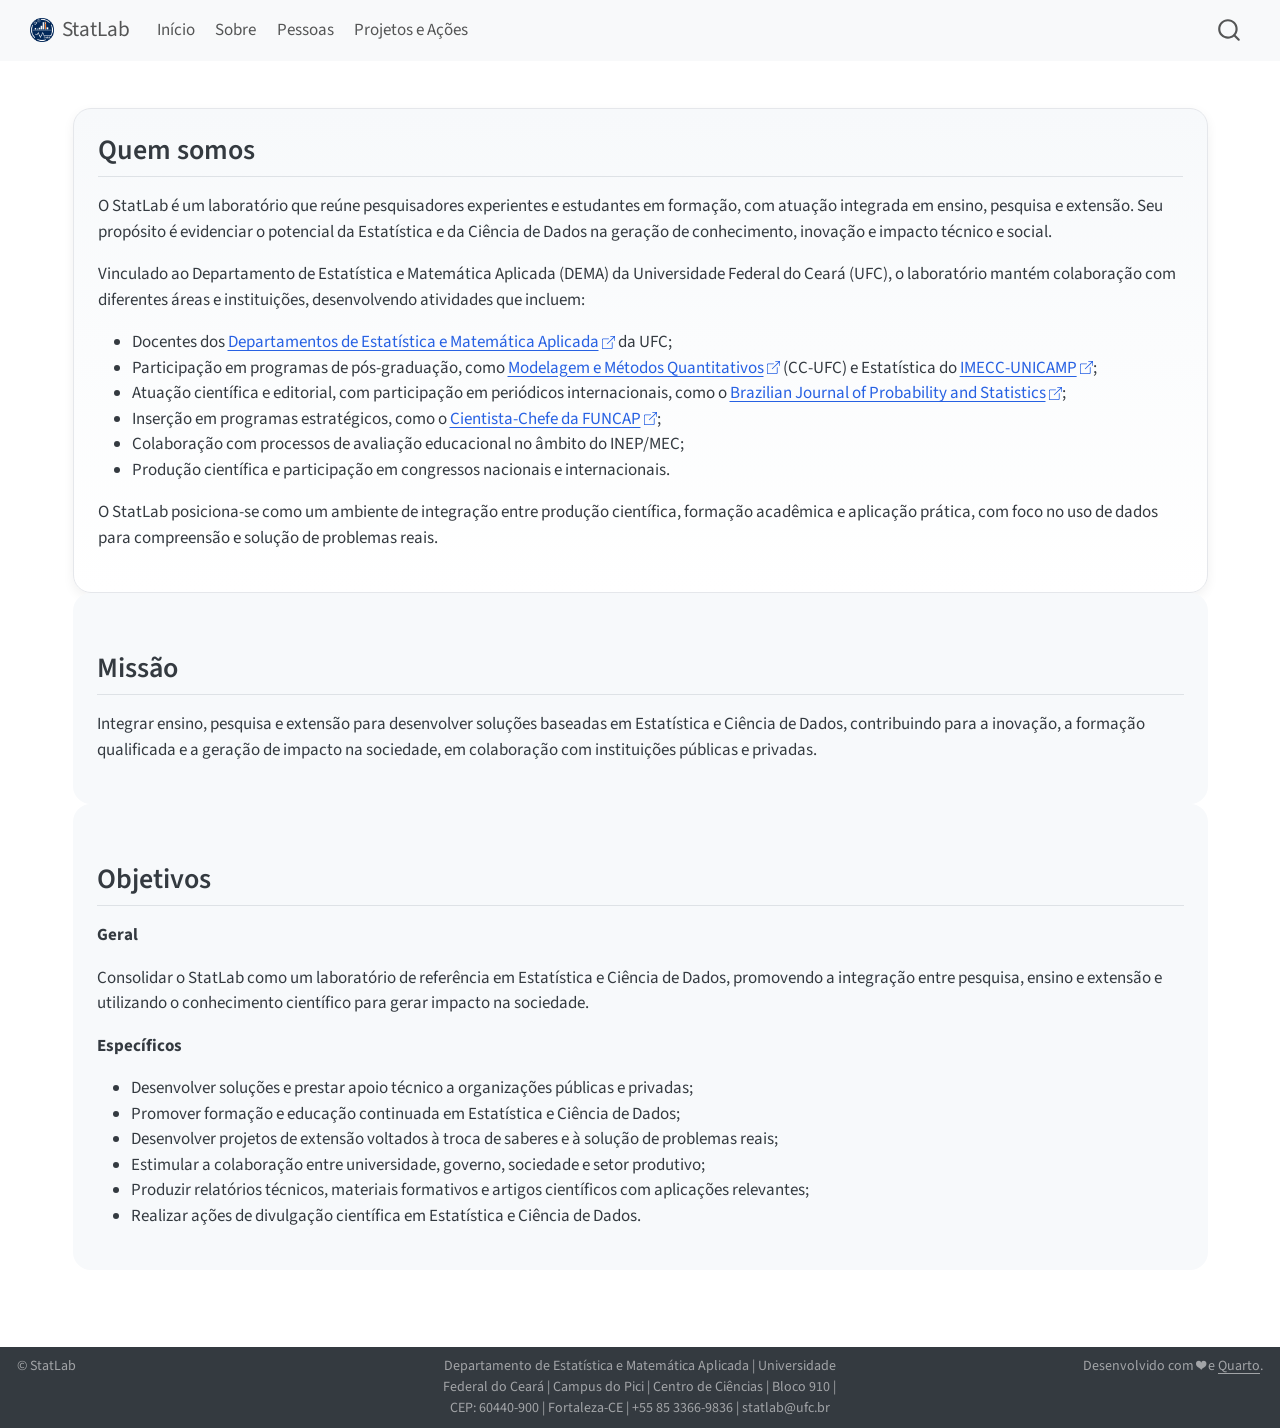
<file: docs/equipe.html>
<!DOCTYPE html>
<html xmlns="http://www.w3.org/1999/xhtml" lang="pt" xml:lang="pt"><head>

<meta charset="utf-8">
<meta name="generator" content="quarto-1.8.24">

<meta name="viewport" content="width=device-width, initial-scale=1.0, user-scalable=yes">


<title>equipe – StatLab</title>
<style>
code{white-space: pre-wrap;}
span.smallcaps{font-variant: small-caps;}
div.columns{display: flex; gap: min(4vw, 1.5em);}
div.column{flex: auto; overflow-x: auto;}
div.hanging-indent{margin-left: 1.5em; text-indent: -1.5em;}
ul.task-list{list-style: none;}
ul.task-list li input[type="checkbox"] {
  width: 0.8em;
  margin: 0 0.8em 0.2em -1em; /* quarto-specific, see https://github.com/quarto-dev/quarto-cli/issues/4556 */ 
  vertical-align: middle;
}
</style>


<script src="site_libs/quarto-nav/quarto-nav.js"></script>
<script src="site_libs/quarto-nav/headroom.min.js"></script>
<script src="site_libs/clipboard/clipboard.min.js"></script>
<script src="site_libs/quarto-search/autocomplete.umd.js"></script>
<script src="site_libs/quarto-search/fuse.min.js"></script>
<script src="site_libs/quarto-search/quarto-search.js"></script>
<meta name="quarto:offset" content="./">
<link href="./StatLab_oficial.png" rel="icon" type="image/png">
<script src="site_libs/quarto-html/quarto.js" type="module"></script>
<script src="site_libs/quarto-html/tabsets/tabsets.js" type="module"></script>
<script src="site_libs/quarto-html/axe/axe-check.js" type="module"></script>
<script src="site_libs/quarto-html/popper.min.js"></script>
<script src="site_libs/quarto-html/tippy.umd.min.js"></script>
<script src="site_libs/quarto-html/anchor.min.js"></script>
<link href="site_libs/quarto-html/tippy.css" rel="stylesheet">
<link href="site_libs/quarto-html/quarto-syntax-highlighting-dc55a5b9e770e841cd82e46aadbfb9b0.css" rel="stylesheet" id="quarto-text-highlighting-styles">
<script src="site_libs/bootstrap/bootstrap.min.js"></script>
<link href="site_libs/bootstrap/bootstrap-icons.css" rel="stylesheet">
<link href="site_libs/bootstrap/bootstrap-e33620c5d4aaaa432088cc7e452d7606.min.css" rel="stylesheet" append-hash="true" id="quarto-bootstrap" data-mode="light">
<script id="quarto-search-options" type="application/json">{
  "location": "navbar",
  "copy-button": false,
  "collapse-after": 3,
  "panel-placement": "end",
  "type": "overlay",
  "limit": 50,
  "keyboard-shortcut": [
    "f",
    "/",
    "s"
  ],
  "show-item-context": false,
  "language": {
    "search-no-results-text": "Nenhum resultado",
    "search-matching-documents-text": "documentos correspondentes",
    "search-copy-link-title": "Copiar link para a busca",
    "search-hide-matches-text": "Esconder correspondências adicionais",
    "search-more-match-text": "mais correspondência neste documento",
    "search-more-matches-text": "mais correspondências neste documento",
    "search-clear-button-title": "Limpar",
    "search-text-placeholder": "",
    "search-detached-cancel-button-title": "Cancelar",
    "search-submit-button-title": "Enviar",
    "search-label": "Procurar"
  }
}</script>


<link rel="stylesheet" href="styles.css">
</head>

<body class="nav-fixed quarto-light">

<div id="quarto-search-results"></div>
  <header id="quarto-header" class="headroom fixed-top">
    <nav class="navbar navbar-expand-lg " data-bs-theme="dark">
      <div class="navbar-container container-fluid">
      <div class="navbar-brand-container mx-auto">
    <a href="./index.html" class="navbar-brand navbar-brand-logo">
    <img src="./StatLab_oficial.png" alt="StatLab" class="navbar-logo light-content">
    <img src="./StatLab_oficial.png" alt="StatLab" class="navbar-logo dark-content">
    </a>
    <a class="navbar-brand" href="./index.html">
    <span class="navbar-title">StatLab</span>
    </a>
  </div>
            <div id="quarto-search" class="" title="Procurar"></div>
          <button class="navbar-toggler" type="button" data-bs-toggle="collapse" data-bs-target="#navbarCollapse" aria-controls="navbarCollapse" role="menu" aria-expanded="false" aria-label="Alternar de navegação" onclick="if (window.quartoToggleHeadroom) { window.quartoToggleHeadroom(); }">
  <span class="navbar-toggler-icon"></span>
</button>
          <div class="collapse navbar-collapse" id="navbarCollapse">
            <ul class="navbar-nav navbar-nav-scroll me-auto">
  <li class="nav-item">
    <a class="nav-link" href="./index.html"> 
<span class="menu-text">Início</span></a>
  </li>  
  <li class="nav-item">
    <a class="nav-link" href="./sobre/"> 
<span class="menu-text">Sobre</span></a>
  </li>  
  <li class="nav-item">
    <a class="nav-link" href="./pessoas/"> 
<span class="menu-text">Pessoas</span></a>
  </li>  
  <li class="nav-item">
    <a class="nav-link" href="./projects/"> 
<span class="menu-text">Projetos e Ações</span></a>
  </li>  
</ul>
          </div> <!-- /navcollapse -->
            <div class="quarto-navbar-tools">
</div>
      </div> <!-- /container-fluid -->
    </nav>
</header>
<!-- content -->
<div id="quarto-content" class="quarto-container page-columns page-rows-contents page-layout-full page-navbar">
<!-- sidebar -->
<!-- margin-sidebar -->
    
<!-- main -->
<main class="content column-page" id="quarto-document-content"><header id="title-block-header" class="quarto-title-block"></header>




<section id="quem-somos" class="level2 bloco-destaque">
<h2 class="anchored" data-anchor-id="quem-somos">Quem somos</h2>
<p>O StatLab é um laboratório que reúne pesquisadores experientes e estudantes em formação, com atuação integrada em ensino, pesquisa e extensão. Seu propósito é evidenciar o potencial da Estatística e da Ciência de Dados na geração de conhecimento, inovação e impacto técnico e social.</p>
<p>Vinculado ao Departamento de Estatística e Matemática Aplicada (DEMA) da Universidade Federal do Ceará (UFC), o laboratório mantém colaboração com diferentes áreas e instituições, desenvolvendo atividades que incluem:</p>
<ul>
<li>Docentes dos <a href="https://dema.ufc.br/pt/professores/" class="external" target="_blank">Departamentos de Estatística e Matemática Aplicada</a> da UFC;</li>
<li>Participação em programas de pós-graduação, como <a href="https://mmq.ufc.br/pt/docentes/" class="external" target="_blank">Modelagem e Métodos Quantitativos</a> (CC-UFC) e Estatística do <a href="https://www.ime.unicamp.br/pos-graduacao/estatistica/docentes-credenciados" class="external" target="_blank">IMECC-UNICAMP</a>;</li>
<li>Atuação científica e editorial, com participação em periódicos internacionais, como o <a href="https://imstat.org/journals-and-publications/brazilian-journal-of-probability-and-statistics/" class="external" target="_blank">Brazilian Journal of Probability and Statistics</a>;</li>
<li>Inserção em programas estratégicos, como o <a href="https://www.funcap.ce.gov.br/cientista-chefe-descricao-dos-programas/" class="external" target="_blank">Cientista-Chefe da FUNCAP</a>;</li>
<li>Colaboração com processos de avaliação educacional no âmbito do INEP/MEC;</li>
<li>Produção científica e participação em congressos nacionais e internacionais.</li>
</ul>
<p>O StatLab posiciona-se como um ambiente de integração entre produção científica, formação acadêmica e aplicação prática, com foco no uso de dados para compreensão e solução de problemas reais.</p>
</section>
<section id="missão" class="level2 bloco-claro">
<h2 class="anchored" data-anchor-id="missão">Missão</h2>
<p>Integrar ensino, pesquisa e extensão para desenvolver soluções baseadas em Estatística e Ciência de Dados, contribuindo para a inovação, a formação qualificada e a geração de impacto na sociedade, em colaboração com instituições públicas e privadas.</p>
</section>
<section id="objetivos" class="level2 bloco-claro">
<h2 class="anchored" data-anchor-id="objetivos">Objetivos</h2>
<p><strong>Geral</strong></p>
<p>Consolidar o StatLab como um laboratório de referência em Estatística e Ciência de Dados, promovendo a integração entre pesquisa, ensino e extensão e utilizando o conhecimento científico para gerar impacto na sociedade.</p>
<p><strong>Específicos</strong></p>
<ul>
<li>Desenvolver soluções e prestar apoio técnico a organizações públicas e privadas;</li>
<li>Promover formação e educação continuada em Estatística e Ciência de Dados;</li>
<li>Desenvolver projetos de extensão voltados à troca de saberes e à solução de problemas reais;</li>
<li>Estimular a colaboração entre universidade, governo, sociedade e setor produtivo;</li>
<li>Produzir relatórios técnicos, materiais formativos e artigos científicos com aplicações relevantes;</li>
<li>Realizar ações de divulgação científica em Estatística e Ciência de Dados.</li>
</ul>
</section>



<script data-goatcounter="https://statlab.goatcounter.com/count" async="" src="//gc.zgo.at/count.js"></script></main> <!-- /main -->
<script id="quarto-html-after-body" type="application/javascript">
  window.document.addEventListener("DOMContentLoaded", function (event) {
    const icon = "";
    const anchorJS = new window.AnchorJS();
    anchorJS.options = {
      placement: 'right',
      icon: icon
    };
    anchorJS.add('.anchored');
    const isCodeAnnotation = (el) => {
      for (const clz of el.classList) {
        if (clz.startsWith('code-annotation-')) {                     
          return true;
        }
      }
      return false;
    }
    const onCopySuccess = function(e) {
      // button target
      const button = e.trigger;
      // don't keep focus
      button.blur();
      // flash "checked"
      button.classList.add('code-copy-button-checked');
      var currentTitle = button.getAttribute("title");
      button.setAttribute("title", "Copiada");
      let tooltip;
      if (window.bootstrap) {
        button.setAttribute("data-bs-toggle", "tooltip");
        button.setAttribute("data-bs-placement", "left");
        button.setAttribute("data-bs-title", "Copiada");
        tooltip = new bootstrap.Tooltip(button, 
          { trigger: "manual", 
            customClass: "code-copy-button-tooltip",
            offset: [0, -8]});
        tooltip.show();    
      }
      setTimeout(function() {
        if (tooltip) {
          tooltip.hide();
          button.removeAttribute("data-bs-title");
          button.removeAttribute("data-bs-toggle");
          button.removeAttribute("data-bs-placement");
        }
        button.setAttribute("title", currentTitle);
        button.classList.remove('code-copy-button-checked');
      }, 1000);
      // clear code selection
      e.clearSelection();
    }
    const getTextToCopy = function(trigger) {
      const outerScaffold = trigger.parentElement.cloneNode(true);
      const codeEl = outerScaffold.querySelector('code');
      for (const childEl of codeEl.children) {
        if (isCodeAnnotation(childEl)) {
          childEl.remove();
        }
      }
      return codeEl.innerText;
    }
    const clipboard = new window.ClipboardJS('.code-copy-button:not([data-in-quarto-modal])', {
      text: getTextToCopy
    });
    clipboard.on('success', onCopySuccess);
    if (window.document.getElementById('quarto-embedded-source-code-modal')) {
      const clipboardModal = new window.ClipboardJS('.code-copy-button[data-in-quarto-modal]', {
        text: getTextToCopy,
        container: window.document.getElementById('quarto-embedded-source-code-modal')
      });
      clipboardModal.on('success', onCopySuccess);
    }
      var localhostRegex = new RegExp(/^(?:http|https):\/\/localhost\:?[0-9]*\//);
      var mailtoRegex = new RegExp(/^mailto:/);
        var filterRegex = new RegExp('/' + window.location.host + '/');
      var isInternal = (href) => {
          return filterRegex.test(href) || localhostRegex.test(href) || mailtoRegex.test(href);
      }
      // Inspect non-navigation links and adorn them if external
     var links = window.document.querySelectorAll('a[href]:not(.nav-link):not(.navbar-brand):not(.toc-action):not(.sidebar-link):not(.sidebar-item-toggle):not(.pagination-link):not(.no-external):not([aria-hidden]):not(.dropdown-item):not(.quarto-navigation-tool):not(.about-link)');
      for (var i=0; i<links.length; i++) {
        const link = links[i];
        if (!isInternal(link.href)) {
          // undo the damage that might have been done by quarto-nav.js in the case of
          // links that we want to consider external
          if (link.dataset.originalHref !== undefined) {
            link.href = link.dataset.originalHref;
          }
        }
      }
    function tippyHover(el, contentFn, onTriggerFn, onUntriggerFn) {
      const config = {
        allowHTML: true,
        maxWidth: 500,
        delay: 100,
        arrow: false,
        appendTo: function(el) {
            return el.parentElement;
        },
        interactive: true,
        interactiveBorder: 10,
        theme: 'quarto',
        placement: 'bottom-start',
      };
      if (contentFn) {
        config.content = contentFn;
      }
      if (onTriggerFn) {
        config.onTrigger = onTriggerFn;
      }
      if (onUntriggerFn) {
        config.onUntrigger = onUntriggerFn;
      }
      window.tippy(el, config); 
    }
    const noterefs = window.document.querySelectorAll('a[role="doc-noteref"]');
    for (var i=0; i<noterefs.length; i++) {
      const ref = noterefs[i];
      tippyHover(ref, function() {
        // use id or data attribute instead here
        let href = ref.getAttribute('data-footnote-href') || ref.getAttribute('href');
        try { href = new URL(href).hash; } catch {}
        const id = href.replace(/^#\/?/, "");
        const note = window.document.getElementById(id);
        if (note) {
          return note.innerHTML;
        } else {
          return "";
        }
      });
    }
    const xrefs = window.document.querySelectorAll('a.quarto-xref');
    const processXRef = (id, note) => {
      // Strip column container classes
      const stripColumnClz = (el) => {
        el.classList.remove("page-full", "page-columns");
        if (el.children) {
          for (const child of el.children) {
            stripColumnClz(child);
          }
        }
      }
      stripColumnClz(note)
      if (id === null || id.startsWith('sec-')) {
        // Special case sections, only their first couple elements
        const container = document.createElement("div");
        if (note.children && note.children.length > 2) {
          container.appendChild(note.children[0].cloneNode(true));
          for (let i = 1; i < note.children.length; i++) {
            const child = note.children[i];
            if (child.tagName === "P" && child.innerText === "") {
              continue;
            } else {
              container.appendChild(child.cloneNode(true));
              break;
            }
          }
          if (window.Quarto?.typesetMath) {
            window.Quarto.typesetMath(container);
          }
          return container.innerHTML
        } else {
          if (window.Quarto?.typesetMath) {
            window.Quarto.typesetMath(note);
          }
          return note.innerHTML;
        }
      } else {
        // Remove any anchor links if they are present
        const anchorLink = note.querySelector('a.anchorjs-link');
        if (anchorLink) {
          anchorLink.remove();
        }
        if (window.Quarto?.typesetMath) {
          window.Quarto.typesetMath(note);
        }
        if (note.classList.contains("callout")) {
          return note.outerHTML;
        } else {
          return note.innerHTML;
        }
      }
    }
    for (var i=0; i<xrefs.length; i++) {
      const xref = xrefs[i];
      tippyHover(xref, undefined, function(instance) {
        instance.disable();
        let url = xref.getAttribute('href');
        let hash = undefined; 
        if (url.startsWith('#')) {
          hash = url;
        } else {
          try { hash = new URL(url).hash; } catch {}
        }
        if (hash) {
          const id = hash.replace(/^#\/?/, "");
          const note = window.document.getElementById(id);
          if (note !== null) {
            try {
              const html = processXRef(id, note.cloneNode(true));
              instance.setContent(html);
            } finally {
              instance.enable();
              instance.show();
            }
          } else {
            // See if we can fetch this
            fetch(url.split('#')[0])
            .then(res => res.text())
            .then(html => {
              const parser = new DOMParser();
              const htmlDoc = parser.parseFromString(html, "text/html");
              const note = htmlDoc.getElementById(id);
              if (note !== null) {
                const html = processXRef(id, note);
                instance.setContent(html);
              } 
            }).finally(() => {
              instance.enable();
              instance.show();
            });
          }
        } else {
          // See if we can fetch a full url (with no hash to target)
          // This is a special case and we should probably do some content thinning / targeting
          fetch(url)
          .then(res => res.text())
          .then(html => {
            const parser = new DOMParser();
            const htmlDoc = parser.parseFromString(html, "text/html");
            const note = htmlDoc.querySelector('main.content');
            if (note !== null) {
              // This should only happen for chapter cross references
              // (since there is no id in the URL)
              // remove the first header
              if (note.children.length > 0 && note.children[0].tagName === "HEADER") {
                note.children[0].remove();
              }
              const html = processXRef(null, note);
              instance.setContent(html);
            } 
          }).finally(() => {
            instance.enable();
            instance.show();
          });
        }
      }, function(instance) {
      });
    }
        let selectedAnnoteEl;
        const selectorForAnnotation = ( cell, annotation) => {
          let cellAttr = 'data-code-cell="' + cell + '"';
          let lineAttr = 'data-code-annotation="' +  annotation + '"';
          const selector = 'span[' + cellAttr + '][' + lineAttr + ']';
          return selector;
        }
        const selectCodeLines = (annoteEl) => {
          const doc = window.document;
          const targetCell = annoteEl.getAttribute("data-target-cell");
          const targetAnnotation = annoteEl.getAttribute("data-target-annotation");
          const annoteSpan = window.document.querySelector(selectorForAnnotation(targetCell, targetAnnotation));
          const lines = annoteSpan.getAttribute("data-code-lines").split(",");
          const lineIds = lines.map((line) => {
            return targetCell + "-" + line;
          })
          let top = null;
          let height = null;
          let parent = null;
          if (lineIds.length > 0) {
              //compute the position of the single el (top and bottom and make a div)
              const el = window.document.getElementById(lineIds[0]);
              top = el.offsetTop;
              height = el.offsetHeight;
              parent = el.parentElement.parentElement;
            if (lineIds.length > 1) {
              const lastEl = window.document.getElementById(lineIds[lineIds.length - 1]);
              const bottom = lastEl.offsetTop + lastEl.offsetHeight;
              height = bottom - top;
            }
            if (top !== null && height !== null && parent !== null) {
              // cook up a div (if necessary) and position it 
              let div = window.document.getElementById("code-annotation-line-highlight");
              if (div === null) {
                div = window.document.createElement("div");
                div.setAttribute("id", "code-annotation-line-highlight");
                div.style.position = 'absolute';
                parent.appendChild(div);
              }
              div.style.top = top - 2 + "px";
              div.style.height = height + 4 + "px";
              div.style.left = 0;
              let gutterDiv = window.document.getElementById("code-annotation-line-highlight-gutter");
              if (gutterDiv === null) {
                gutterDiv = window.document.createElement("div");
                gutterDiv.setAttribute("id", "code-annotation-line-highlight-gutter");
                gutterDiv.style.position = 'absolute';
                const codeCell = window.document.getElementById(targetCell);
                const gutter = codeCell.querySelector('.code-annotation-gutter');
                gutter.appendChild(gutterDiv);
              }
              gutterDiv.style.top = top - 2 + "px";
              gutterDiv.style.height = height + 4 + "px";
            }
            selectedAnnoteEl = annoteEl;
          }
        };
        const unselectCodeLines = () => {
          const elementsIds = ["code-annotation-line-highlight", "code-annotation-line-highlight-gutter"];
          elementsIds.forEach((elId) => {
            const div = window.document.getElementById(elId);
            if (div) {
              div.remove();
            }
          });
          selectedAnnoteEl = undefined;
        };
          // Handle positioning of the toggle
      window.addEventListener(
        "resize",
        throttle(() => {
          elRect = undefined;
          if (selectedAnnoteEl) {
            selectCodeLines(selectedAnnoteEl);
          }
        }, 10)
      );
      function throttle(fn, ms) {
      let throttle = false;
      let timer;
        return (...args) => {
          if(!throttle) { // first call gets through
              fn.apply(this, args);
              throttle = true;
          } else { // all the others get throttled
              if(timer) clearTimeout(timer); // cancel #2
              timer = setTimeout(() => {
                fn.apply(this, args);
                timer = throttle = false;
              }, ms);
          }
        };
      }
        // Attach click handler to the DT
        const annoteDls = window.document.querySelectorAll('dt[data-target-cell]');
        for (const annoteDlNode of annoteDls) {
          annoteDlNode.addEventListener('click', (event) => {
            const clickedEl = event.target;
            if (clickedEl !== selectedAnnoteEl) {
              unselectCodeLines();
              const activeEl = window.document.querySelector('dt[data-target-cell].code-annotation-active');
              if (activeEl) {
                activeEl.classList.remove('code-annotation-active');
              }
              selectCodeLines(clickedEl);
              clickedEl.classList.add('code-annotation-active');
            } else {
              // Unselect the line
              unselectCodeLines();
              clickedEl.classList.remove('code-annotation-active');
            }
          });
        }
    const findCites = (el) => {
      const parentEl = el.parentElement;
      if (parentEl) {
        const cites = parentEl.dataset.cites;
        if (cites) {
          return {
            el,
            cites: cites.split(' ')
          };
        } else {
          return findCites(el.parentElement)
        }
      } else {
        return undefined;
      }
    };
    var bibliorefs = window.document.querySelectorAll('a[role="doc-biblioref"]');
    for (var i=0; i<bibliorefs.length; i++) {
      const ref = bibliorefs[i];
      const citeInfo = findCites(ref);
      if (citeInfo) {
        tippyHover(citeInfo.el, function() {
          var popup = window.document.createElement('div');
          citeInfo.cites.forEach(function(cite) {
            var citeDiv = window.document.createElement('div');
            citeDiv.classList.add('hanging-indent');
            citeDiv.classList.add('csl-entry');
            var biblioDiv = window.document.getElementById('ref-' + cite);
            if (biblioDiv) {
              citeDiv.innerHTML = biblioDiv.innerHTML;
            }
            popup.appendChild(citeDiv);
          });
          return popup.innerHTML;
        });
      }
    }
  });
  </script>
</div> <!-- /content -->
<footer class="footer">
  <div class="nav-footer">
    <div class="nav-footer-left">
<p>© StatLab</p>
</div>   
    <div class="nav-footer-center">
<p>Departamento de Estatística e Matemática Aplicada | Universidade Federal do Ceará | Campus do Pici | Centro de Ciências | Bloco 910 | CEP: 60440-900 | Fortaleza-CE | +55 85 3366-9836 | statlab@ufc.br</p>
</div>
    <div class="nav-footer-right">
<p>Desenvolvido com ❤️ e <a href="https://quarto.org/">Quarto</a>.</p>
</div>
  </div>
</footer>




</body></html>
</file>
<file: docs/site_libs/quarto-html/tippy.css>
.tippy-box[data-animation=fade][data-state=hidden]{opacity:0}[data-tippy-root]{max-width:calc(100vw - 10px)}.tippy-box{position:relative;background-color:#333;color:#fff;border-radius:4px;font-size:14px;line-height:1.4;white-space:normal;outline:0;transition-property:transform,visibility,opacity}.tippy-box[data-placement^=top]>.tippy-arrow{bottom:0}.tippy-box[data-placement^=top]>.tippy-arrow:before{bottom:-7px;left:0;border-width:8px 8px 0;border-top-color:initial;transform-origin:center top}.tippy-box[data-placement^=bottom]>.tippy-arrow{top:0}.tippy-box[data-placement^=bottom]>.tippy-arrow:before{top:-7px;left:0;border-width:0 8px 8px;border-bottom-color:initial;transform-origin:center bottom}.tippy-box[data-placement^=left]>.tippy-arrow{right:0}.tippy-box[data-placement^=left]>.tippy-arrow:before{border-width:8px 0 8px 8px;border-left-color:initial;right:-7px;transform-origin:center left}.tippy-box[data-placement^=right]>.tippy-arrow{left:0}.tippy-box[data-placement^=right]>.tippy-arrow:before{left:-7px;border-width:8px 8px 8px 0;border-right-color:initial;transform-origin:center right}.tippy-box[data-inertia][data-state=visible]{transition-timing-function:cubic-bezier(.54,1.5,.38,1.11)}.tippy-arrow{width:16px;height:16px;color:#333}.tippy-arrow:before{content:"";position:absolute;border-color:transparent;border-style:solid}.tippy-content{position:relative;padding:5px 9px;z-index:1}
</file>
<file: docs/site_libs/quarto-html/quarto-syntax-highlighting-dc55a5b9e770e841cd82e46aadbfb9b0.css>
/* quarto syntax highlight colors */
:root {
  --quarto-hl-ot-color: #003B4F;
  --quarto-hl-at-color: #657422;
  --quarto-hl-ss-color: #20794D;
  --quarto-hl-an-color: #5E5E5E;
  --quarto-hl-fu-color: #4758AB;
  --quarto-hl-st-color: #20794D;
  --quarto-hl-cf-color: #003B4F;
  --quarto-hl-op-color: #5E5E5E;
  --quarto-hl-er-color: #AD0000;
  --quarto-hl-bn-color: #AD0000;
  --quarto-hl-al-color: #AD0000;
  --quarto-hl-va-color: #111111;
  --quarto-hl-bu-color: inherit;
  --quarto-hl-ex-color: inherit;
  --quarto-hl-pp-color: #AD0000;
  --quarto-hl-in-color: #5E5E5E;
  --quarto-hl-vs-color: #20794D;
  --quarto-hl-wa-color: #5E5E5E;
  --quarto-hl-do-color: #5E5E5E;
  --quarto-hl-im-color: #00769E;
  --quarto-hl-ch-color: #20794D;
  --quarto-hl-dt-color: #AD0000;
  --quarto-hl-fl-color: #AD0000;
  --quarto-hl-co-color: #5E5E5E;
  --quarto-hl-cv-color: #5E5E5E;
  --quarto-hl-cn-color: #8f5902;
  --quarto-hl-sc-color: #5E5E5E;
  --quarto-hl-dv-color: #AD0000;
  --quarto-hl-kw-color: #003B4F;
}

/* other quarto variables */
:root {
  --quarto-font-monospace: SFMono-Regular, Menlo, Monaco, Consolas, "Liberation Mono", "Courier New", monospace;
}

/* syntax highlight based on Pandoc's rules */
pre > code.sourceCode > span {
  color: #003B4F;
}

code.sourceCode > span {
  color: #003B4F;
}

div.sourceCode,
div.sourceCode pre.sourceCode {
  color: #003B4F;
}

/* Normal */
code span {
  color: #003B4F;
}

/* Alert */
code span.al {
  color: #AD0000;
  font-style: inherit;
}

/* Annotation */
code span.an {
  color: #5E5E5E;
  font-style: inherit;
}

/* Attribute */
code span.at {
  color: #657422;
  font-style: inherit;
}

/* BaseN */
code span.bn {
  color: #AD0000;
  font-style: inherit;
}

/* BuiltIn */
code span.bu {
  font-style: inherit;
}

/* ControlFlow */
code span.cf {
  color: #003B4F;
  font-weight: bold;
  font-style: inherit;
}

/* Char */
code span.ch {
  color: #20794D;
  font-style: inherit;
}

/* Constant */
code span.cn {
  color: #8f5902;
  font-style: inherit;
}

/* Comment */
code span.co {
  color: #5E5E5E;
  font-style: inherit;
}

/* CommentVar */
code span.cv {
  color: #5E5E5E;
  font-style: italic;
}

/* Documentation */
code span.do {
  color: #5E5E5E;
  font-style: italic;
}

/* DataType */
code span.dt {
  color: #AD0000;
  font-style: inherit;
}

/* DecVal */
code span.dv {
  color: #AD0000;
  font-style: inherit;
}

/* Error */
code span.er {
  color: #AD0000;
  font-style: inherit;
}

/* Extension */
code span.ex {
  font-style: inherit;
}

/* Float */
code span.fl {
  color: #AD0000;
  font-style: inherit;
}

/* Function */
code span.fu {
  color: #4758AB;
  font-style: inherit;
}

/* Import */
code span.im {
  color: #00769E;
  font-style: inherit;
}

/* Information */
code span.in {
  color: #5E5E5E;
  font-style: inherit;
}

/* Keyword */
code span.kw {
  color: #003B4F;
  font-weight: bold;
  font-style: inherit;
}

/* Operator */
code span.op {
  color: #5E5E5E;
  font-style: inherit;
}

/* Other */
code span.ot {
  color: #003B4F;
  font-style: inherit;
}

/* Preprocessor */
code span.pp {
  color: #AD0000;
  font-style: inherit;
}

/* SpecialChar */
code span.sc {
  color: #5E5E5E;
  font-style: inherit;
}

/* SpecialString */
code span.ss {
  color: #20794D;
  font-style: inherit;
}

/* String */
code span.st {
  color: #20794D;
  font-style: inherit;
}

/* Variable */
code span.va {
  color: #111111;
  font-style: inherit;
}

/* VerbatimString */
code span.vs {
  color: #20794D;
  font-style: inherit;
}

/* Warning */
code span.wa {
  color: #5E5E5E;
  font-style: italic;
}

.prevent-inlining {
  content: "</";
}

/*# sourceMappingURL=21f0b8dca5c347bd0a806dc2ce2adfe3.css.map */
</file>
<file: docs/styles.css>
/* =========================
   CSS STYLES — STATLAB
   ========================= */


/* =========================
   1. PALETA BASE
   ========================= */

:root {
  --statlab-blue: #022859;
  --statlab-orange: #F66B0E;

  --text-primary: #1F2937;
  --text-secondary: #6B7280;
  --text-muted: #8A8490;

  --bg-white: #FFFFFF;
  --bg-light: #F7F9FB;
  --bg-soft-blue: #EFF6FF;
  --bg-soft-orange: #FFF7ED;
  --bg-soft-yellow: #FFFBEB;
  --bg-soft-green: #ECFDF5;

  --border-light: #E5E7EB;
  --border-blue: #2563EB;
  --border-orange: #F66B0E;
  --border-yellow: #F59E0B;
  --border-green: #16A34A;

  --shadow-soft: 0 4px 12px rgba(0, 0, 0, 0.06);
  --shadow-hover: 0 8px 22px rgba(0, 0, 0, 0.10);

  --radius-sm: 12px;
  --radius-md: 16px;
  --radius-lg: 18px;

  --transition-default: all 0.3s ease;
}


/* =========================
   2. TEXTOS
   ========================= */

#para1 {
  color: var(--text-muted);
  text-align: justify;
  line-height: 1.7;
}

#para2 {
  color: var(--text-primary);
  text-align: justify;
  line-height: 1.7;
}

.test h2 {
  text-align: center;
  color: var(--statlab-blue);
}

.frase-institucional {
  margin-top: 10px;
  font-weight: 600;
  color: var(--statlab-blue);
}


/* =========================
   3. GRID E LAYOUT
   ========================= */

.grid {
  display: flex;
  flex-wrap: wrap;
  gap: 20px;
}

.g-col-3 {
  flex: 0 0 22%;
  text-align: center;
}

.g-col-3 img {
  border-radius: 50%;
}


/* =========================
   4. BLOCOS INSTITUCIONAIS
   ========================= */

.bloco-claro {
  background: var(--bg-light);
  border-radius: var(--radius-lg);
  padding: 24px;
}

.bloco-destaque {
  background: linear-gradient(180deg, #F7F9FB 0%, #FFFFFF 100%);
  border: 1px solid var(--border-light);
  border-radius: var(--radius-lg);
  padding: 24px;
  box-shadow: var(--shadow-soft);
}


/* =========================
   5. AVISOS E DESTAQUES
   ========================= */

.aviso-info,
.aviso-alerta,
.aviso-sucesso,
.aviso-destaque {
  padding: 16px 18px;
  margin: 18px 0;
  border-radius: var(--radius-md);
  border-left: 5px solid;
  line-height: 1.65;
  box-shadow: var(--shadow-soft);
}

.aviso-info {
  background: var(--bg-soft-blue);
  border-left-color: var(--border-blue);
  color: #1E3A8A;
}

.aviso-alerta {
  background: var(--bg-soft-yellow);
  border-left-color: var(--border-yellow);
  color: #92400E;
}

.aviso-sucesso {
  background: var(--bg-soft-green);
  border-left-color: var(--border-green);
  color: #166534;
}

.aviso-destaque {
  background: var(--bg-soft-orange);
  border-left-color: var(--border-orange);
  color: #9A3412;
}

.aviso-info strong,
.aviso-alerta strong,
.aviso-sucesso strong,
.aviso-destaque strong {
  display: inline-block;
  margin-bottom: 4px;
  font-weight: 700;
}


/* =========================
   6. LINKS E BOTÕES
   ========================= */

.link-statlab {
  color: var(--statlab-blue);
  text-decoration: none;
  font-weight: 600;
  transition: var(--transition-default);
}

.link-statlab:hover {
  color: var(--statlab-orange);
}

.botao-statlab {
  display: inline-block;
  padding: 10px 18px;
  background: var(--statlab-orange);
  color: var(--bg-white);
  border-radius: var(--radius-sm);
  text-decoration: none;
  font-weight: 600;
  transition: var(--transition-default);
}

.botao-statlab:hover {
  background: #E85D04;
  color: var(--bg-white);
  transform: translateY(-2px);
}


/* =========================
   7. ITENS E CARDS DE APOIO
   ========================= */

.apoio-item {
  text-align: center;
  padding: 20px;
}

.apoio-item img {
  max-width: 180px;
  max-height: 90px;
  object-fit: contain;
  filter: grayscale(100%);
  opacity: 0.8;
  transition: var(--transition-default);
}

.apoio-item img:hover {
  filter: grayscale(0%);
  opacity: 1;
  transform: scale(1.04);
}

.apoio-card {
  display: flex;
  align-items: center;
  justify-content: center;
  height: 140px;
  padding: 20px;
  border-radius: var(--radius-md);
  background: var(--bg-white);
  border: 1px solid var(--border-light);
  box-shadow: var(--shadow-soft);
  transition: var(--transition-default);
  text-decoration: none;
}

.apoio-card img {
  max-width: 140px;
  max-height: 70px;
  object-fit: contain;
  filter: grayscale(100%);
  opacity: 0.75;
  transition: var(--transition-default);
}

.apoio-card:hover {
  transform: translateY(-4px);
  box-shadow: var(--shadow-hover);
  border-color: rgba(2, 40, 89, 0.12);
}

.apoio-card:hover img {
  filter: grayscale(0%);
  opacity: 1;
}


/* =========================
   8. CARDS DE PESSOAS
   ========================= */

.membro-card {
  background: var(--bg-white);
  border: 1px solid var(--border-light);
  border-radius: var(--radius-md);
  padding: 24px 20px;
  box-shadow: var(--shadow-soft);
  transition: var(--transition-default);
  text-align: center;
  height: 100%;
}

.membro-card:hover {
  transform: translateY(-4px);
  box-shadow: var(--shadow-hover);
}

.membro-card img {
  width: 100%;
  max-width: 140px;
  aspect-ratio: 1 / 1;
  object-fit: cover;
  object-position: center top;  /* ← adicionar aqui */
  border-radius: 50%;
  margin-bottom: 12px;
}

.membro-card strong {
  display: block;
  color: var(--statlab-blue);
  margin-bottom: 6px;
}

.membro-card p,
.membro-card span {
  color: var(--text-secondary);
  line-height: 1.5;
}

/* =========================
   9. PROJETOS E AÇÕES
   ========================= */

.projects-grid {
  display: grid;
  grid-template-columns: 1fr;
  gap: 16px;
}

.project-card {
  background: var(--bg-white);
  border-radius: var(--radius-md);
  padding: 18px 20px;
  box-shadow: var(--shadow-soft);
  transition: var(--transition-default);
  border-left: 5px solid var(--statlab-orange);
  cursor: pointer;
}

.project-card:hover {
  transform: translateY(-4px);
  box-shadow: var(--shadow-hover);
}

.project-title {
  font-weight: 600;
  font-size: 1.05em;
  display: flex;
  align-items: center;
  gap: 10px;
}

.project-icon {
  font-size: 1.2em;
}

.project-desc {
  margin-top: 10px;
  color: var(--text-secondary);
  line-height: 1.6;
  max-height: 0;
  overflow: hidden;
  transition: max-height 0.35s ease;
}

.project-card.active .project-desc {
  max-height: 800px;
}

.project-link {
  margin-top: 6px;
  font-size: 0.95em;
  color: var(--statlab-blue);
}

.project-extensao {
  border-left-color: var(--statlab-orange);
}

.project-ensino {
  border-left-color: var(--border-blue);
}

.project-pesquisa {
  border-left-color: var(--border-green);
}

/* =========================
   10. GRUPOS DE PESQUISA
   ========================= */

.group-grid {
  display: grid;
  grid-template-columns: 1fr;
  gap: 12px;
}

.group-card {
  padding: 16px 18px;
  border-radius: var(--radius-sm);
  background: var(--bg-white);
  box-shadow: var(--shadow-soft);
  transition: var(--transition-default);
  border-left: 5px solid var(--statlab-blue);
}

.group-card:hover {
  transform: translateY(-3px);
  box-shadow: var(--shadow-hover);
}

.group-title {
  font-weight: 600;
  font-size: 1.05em;
  display: flex;
  align-items: center;
  gap: 10px;
}

.group-link {
  margin-top: 6px;
  font-size: 0.95em;
}

.group-link a {
  text-decoration: none;
  color: var(--statlab-blue);
}

.group-link a:hover {
  color: var(--statlab-orange);
}


/* =========================
   11. PUBLICAÇÕES
   ========================= */

.highlight-section {
  margin-bottom: 25px;
}

.highlight-title {
  font-size: 1.2em;
  font-weight: 600;
  margin-bottom: 10px;
  color: var(--statlab-blue);
}

.highlight-card,
.pub-card {
  padding: 14px 16px;
  border-radius: var(--radius-sm);
  background: var(--bg-white);
  margin-bottom: 10px;
  box-shadow: var(--shadow-soft);
}

.highlight-card {
  border-left: 5px solid var(--statlab-orange);
}

.badge {
  display: inline-block;
  padding: 4px 8px;
  border-radius: 6px;
  font-size: 0.75em;
  font-weight: 600;
  margin-right: 5px;
}

.A1 { background: #1e7e34; color: white; }
.A2 { background: #2c7be5; color: white; }
.A3 { background: #17a2b8; color: white; }
.A4 { background: #6f42c1; color: white; }
.B1 { background: #fd7e14; color: white; }
.B2 { background: #ffc107; color: black; }
.B3 { background: #6c757d; color: white; }
.C  { background: #343a40; color: white; }

.search-box {
  width: 100%;
  padding: 10px 12px;
  margin: 10px 0 14px 0;
  border-radius: 8px;
  border: 1px solid var(--border-light);
}


/* =========================
   11.2 download de projetos
   ========================= */

.project-downloads {
  margin-top: 1rem;
  padding: 0.9rem;
  background: #f8f9fa;
  border: 1px solid rgba(2, 40, 89, 0.10);
  border-radius: 10px;
}

.downloads-title {
  font-weight: 700;
  color: #022859;
  margin-bottom: 0.7rem;
  font-size: 0.95rem;
}

.download-card {
  display: flex;
  align-items: flex-start;
  gap: 0.75rem;
  padding: 0.85rem;
  background: #ffffff;
  border: 1px solid #dde3ea;
  border-radius: 10px;
  text-decoration: none;
  color: #022859;
  transition: all 0.2s ease;
}

.download-card:hover {
  border-color: #F66B0E;
  transform: translateY(-1px);
  box-shadow: 0 4px 10px rgba(2, 40, 89, 0.12);
  color: #022859;
}

.download-icon {
  font-size: 1.4rem;
  line-height: 1;
}

.download-text {
  display: flex;
  flex-direction: column;
  line-height: 1.3;
}

.download-text strong {
  font-size: 0.95rem;
  color: #022859;
}

.download-text small {
  margin-top: 0.2rem;
  color: #4d5b6a;
  font-size: 0.85rem;
}

.project-title-body {
  display: flex;
  flex-direction: column;
}

.project-asset {
  margin-top: 0.2rem;
  margin-left: 2.0rem;
  font-size: 0.90em;
  color: var(--text-secondary);
}

/* =========================
   12. RESPONSIVIDADE
   ========================= */

@media (max-width: 992px) {
  .g-col-3 {
    flex: 0 0 47%;
  }
}

@media (max-width: 576px) {
  .grid {
    gap: 16px;
  }

  .g-col-3 {
    flex: 0 0 100%;
  }

  .apoio-card {
    height: 120px;
    padding: 16px;
  }

  .apoio-card img {
    max-width: 120px;
    max-height: 60px;
  }

  .apoio-item img {
    max-width: 150px;
    max-height: 80px;
  }

  .aviso-info,
  .aviso-alerta,
  .aviso-sucesso,
  .aviso-destaque,
  .bloco-claro,
  .bloco-destaque,
  .membro-card,
  .project-card,
  .group-card,
  .highlight-card,
  .pub-card {
    padding: 16px;
  }
}
</file>
<file: docs/site_libs/quarto-html/quarto-syntax-highlighting-1fe81d0376b2c50856e68e651e390326.css>
/* quarto syntax highlight colors */
:root {
  --quarto-hl-ot-color: #003B4F;
  --quarto-hl-at-color: #657422;
  --quarto-hl-ss-color: #20794D;
  --quarto-hl-an-color: #5E5E5E;
  --quarto-hl-fu-color: #4758AB;
  --quarto-hl-st-color: #20794D;
  --quarto-hl-cf-color: #003B4F;
  --quarto-hl-op-color: #5E5E5E;
  --quarto-hl-er-color: #AD0000;
  --quarto-hl-bn-color: #AD0000;
  --quarto-hl-al-color: #AD0000;
  --quarto-hl-va-color: #111111;
  --quarto-hl-bu-color: inherit;
  --quarto-hl-ex-color: inherit;
  --quarto-hl-pp-color: #AD0000;
  --quarto-hl-in-color: #5E5E5E;
  --quarto-hl-vs-color: #20794D;
  --quarto-hl-wa-color: #5E5E5E;
  --quarto-hl-do-color: #5E5E5E;
  --quarto-hl-im-color: #00769E;
  --quarto-hl-ch-color: #20794D;
  --quarto-hl-dt-color: #AD0000;
  --quarto-hl-fl-color: #AD0000;
  --quarto-hl-co-color: #5E5E5E;
  --quarto-hl-cv-color: #5E5E5E;
  --quarto-hl-cn-color: #8f5902;
  --quarto-hl-sc-color: #5E5E5E;
  --quarto-hl-dv-color: #AD0000;
  --quarto-hl-kw-color: #003B4F;
}

/* other quarto variables */
:root {
  --quarto-font-monospace: SFMono-Regular, Menlo, Monaco, Consolas, "Liberation Mono", "Courier New", monospace;
}

/* syntax highlight based on Pandoc's rules */
pre > code.sourceCode > span {
  color: #003B4F;
}

code.sourceCode > span {
  color: #003B4F;
}

div.sourceCode,
div.sourceCode pre.sourceCode {
  color: #003B4F;
}

/* Normal */
code span {
  color: #003B4F;
}

/* Alert */
code span.al {
  color: #AD0000;
  font-style: inherit;
}

/* Annotation */
code span.an {
  color: #5E5E5E;
  font-style: inherit;
}

/* Attribute */
code span.at {
  color: #657422;
  font-style: inherit;
}

/* BaseN */
code span.bn {
  color: #AD0000;
  font-style: inherit;
}

/* BuiltIn */
code span.bu {
  font-style: inherit;
}

/* ControlFlow */
code span.cf {
  color: #003B4F;
  font-weight: bold;
  font-style: inherit;
}

/* Char */
code span.ch {
  color: #20794D;
  font-style: inherit;
}

/* Constant */
code span.cn {
  color: #8f5902;
  font-style: inherit;
}

/* Comment */
code span.co {
  color: #5E5E5E;
  font-style: inherit;
}

/* CommentVar */
code span.cv {
  color: #5E5E5E;
  font-style: italic;
}

/* Documentation */
code span.do {
  color: #5E5E5E;
  font-style: italic;
}

/* DataType */
code span.dt {
  color: #AD0000;
  font-style: inherit;
}

/* DecVal */
code span.dv {
  color: #AD0000;
  font-style: inherit;
}

/* Error */
code span.er {
  color: #AD0000;
  font-style: inherit;
}

/* Extension */
code span.ex {
  font-style: inherit;
}

/* Float */
code span.fl {
  color: #AD0000;
  font-style: inherit;
}

/* Function */
code span.fu {
  color: #4758AB;
  font-style: inherit;
}

/* Import */
code span.im {
  color: #00769E;
  font-style: inherit;
}

/* Information */
code span.in {
  color: #5E5E5E;
  font-style: inherit;
}

/* Keyword */
code span.kw {
  color: #003B4F;
  font-weight: bold;
  font-style: inherit;
}

/* Operator */
code span.op {
  color: #5E5E5E;
  font-style: inherit;
}

/* Other */
code span.ot {
  color: #003B4F;
  font-style: inherit;
}

/* Preprocessor */
code span.pp {
  color: #AD0000;
  font-style: inherit;
}

/* SpecialChar */
code span.sc {
  color: #5E5E5E;
  font-style: inherit;
}

/* SpecialString */
code span.ss {
  color: #20794D;
  font-style: inherit;
}

/* String */
code span.st {
  color: #20794D;
  font-style: inherit;
}

/* Variable */
code span.va {
  color: #111111;
  font-style: inherit;
}

/* VerbatimString */
code span.vs {
  color: #20794D;
  font-style: inherit;
}

/* Warning */
code span.wa {
  color: #5E5E5E;
  font-style: italic;
}

.prevent-inlining {
  content: "</";
}

/*# sourceMappingURL=0962dd5d778b71b9c38e7b9c80c0f202.css.map */
</file>
